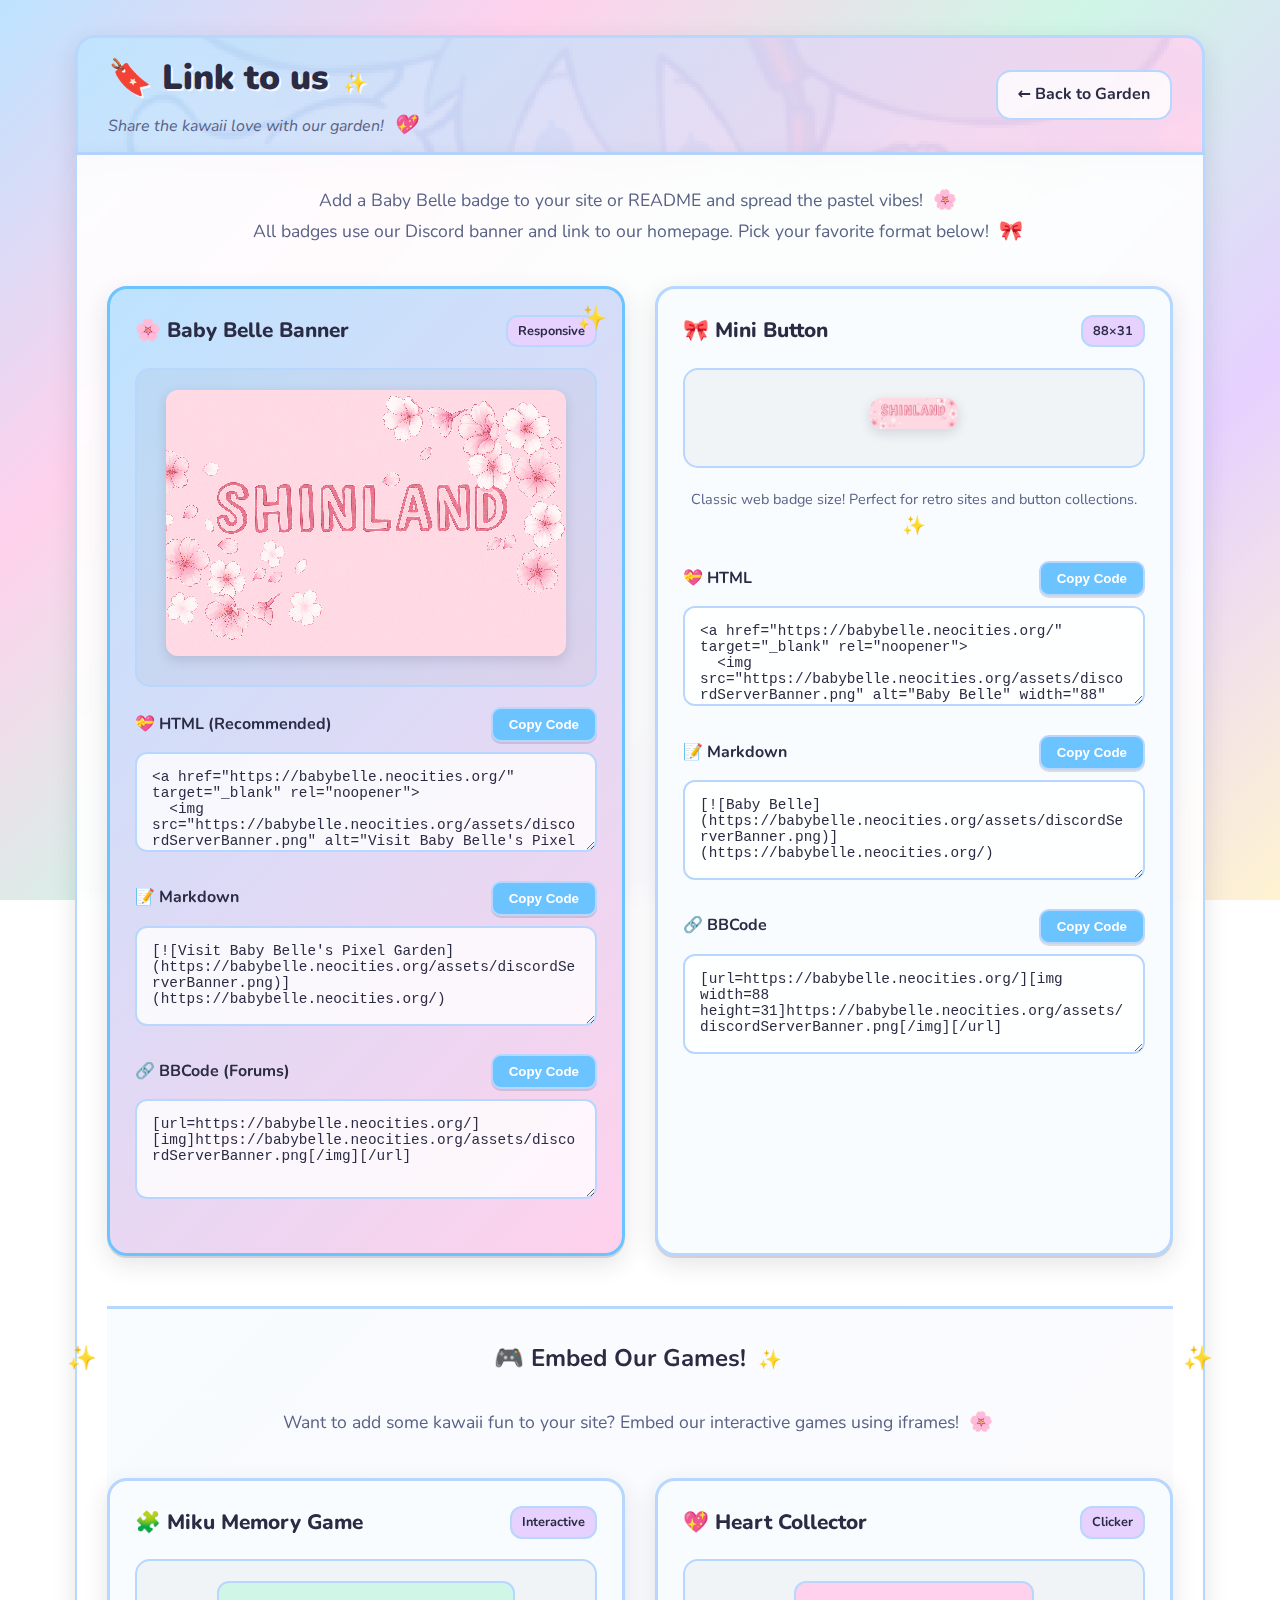
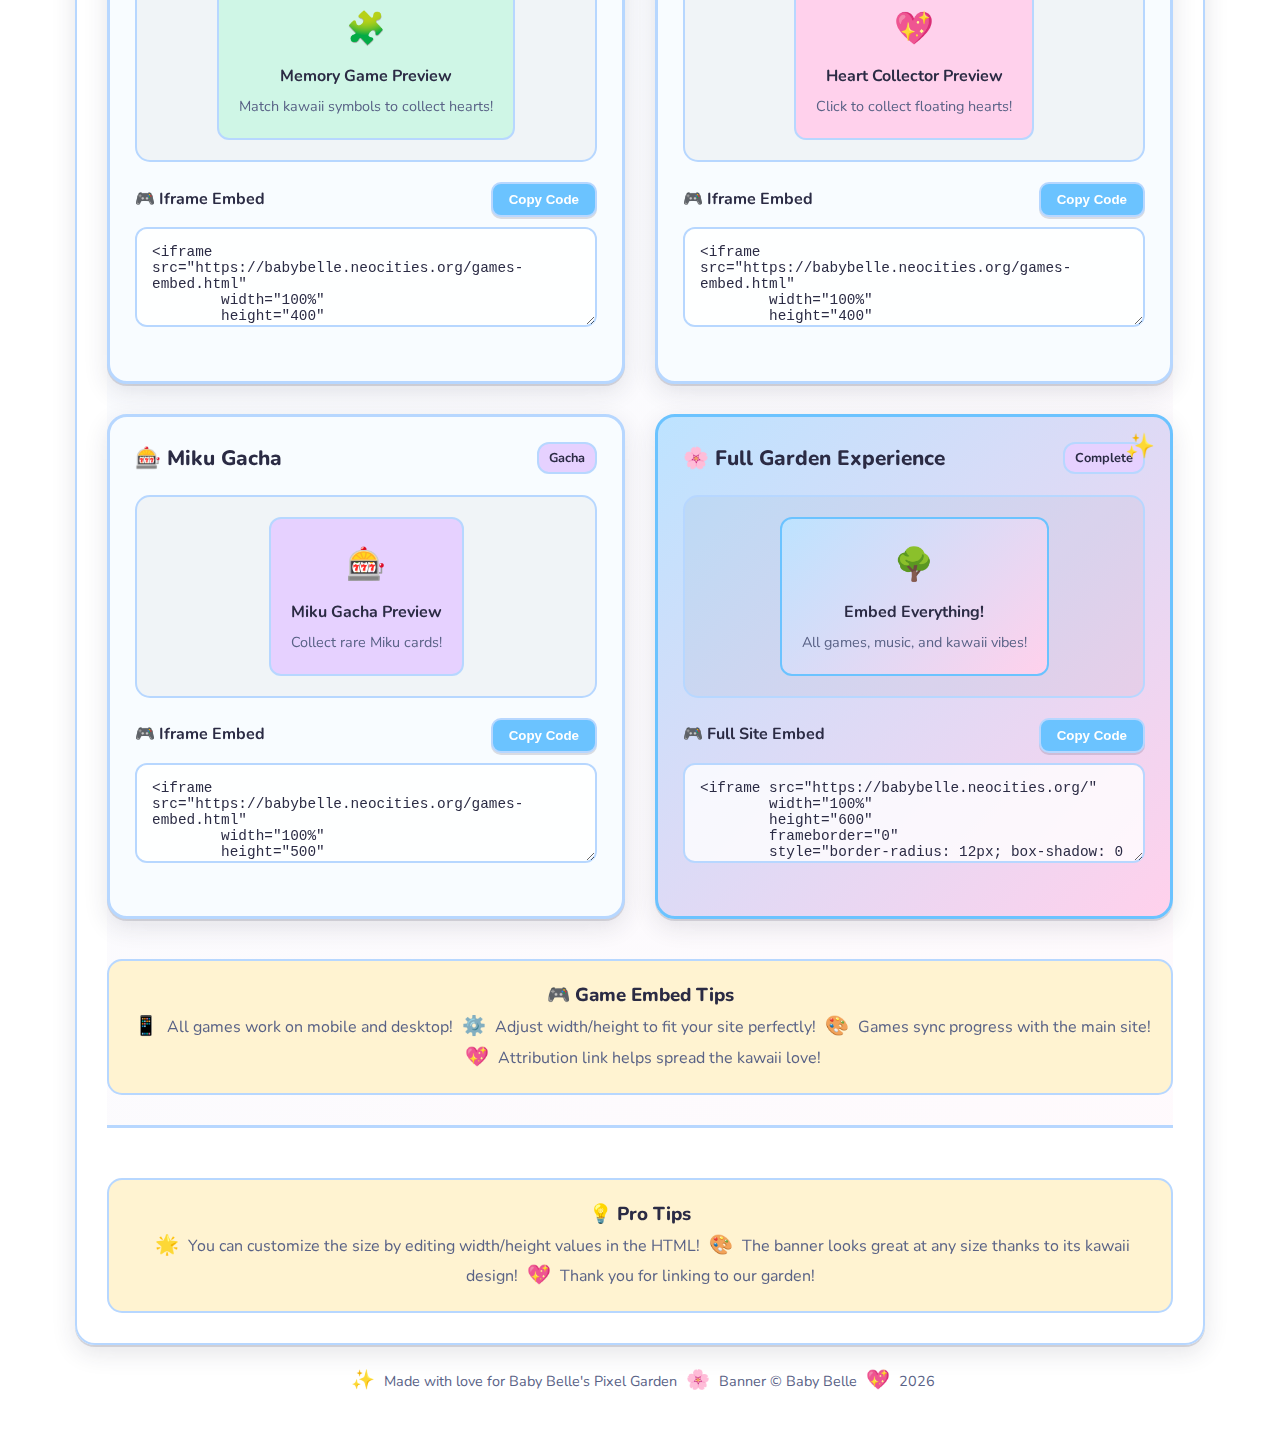
<file: badge.html>
<!DOCTYPE html>
<html lang="en">
  <head>
    <meta charset="utf-8" />
    <meta name="viewport" content="width=device-width, initial-scale=1" />
    <title>Link to us • Baby Belle's Pixel Garden ✨</title>
    <meta name="description" content="Grab a kawaii badge to link to Baby Belle's garden! Copy-paste HTML, Markdown, or BBCode snippets." />
    <link rel="preload" as="image" href="./assets/discordServerBanner.png" />
    <link rel="icon" href="./assets/icon.jpg" />
    <link rel="preconnect" href="https://fonts.gstatic.com" crossorigin />
    <link
      href="https://fonts.googleapis.com/css2?family=Nunito:wght@400;700;800&display=swap"
      rel="stylesheet"
    />
    <link rel="stylesheet" href="./css/styles.css" />
    <link rel="stylesheet" href="./css/badge.css" />
  </head>
  <body class="badge-page">
    <div class="badge-container">
      <!-- Header matching main site -->
      <header class="badge-header">
        <div class="badge-header-content">
          <h1>🔖 Link to us <span class="kawaii-decoration">✨</span></h1>
          <p>Share the kawaii love with our garden! <span class="kawaii-decoration">💖</span></p>
        </div>
        <a href="./" class="back-link" aria-label="Back to garden">← Back to Garden</a>
      </header>

      <main class="badge-main">
        <div class="intro-text">
          <p>Add a Baby Belle badge to your site or README and spread the pastel vibes! <span class="kawaii-decoration">🌸</span></p>
          <p>All badges use our Discord banner and link to our homepage. Pick your favorite format below! <span class="kawaii-decoration">🎀</span></p>
        </div>

        <div class="badges-grid">
          <!-- Our main badge - featured first -->
          <div class="badge-widget our-badge">
            <div class="widget-header">
              <h3 class="widget-title">🌸 Baby Belle Banner</h3>
              <span class="size-badge">Responsive</span>
            </div>
            <div class="preview-area">
              <a href="https://babybelle.neocities.org/" target="_blank" rel="noopener">
                <img src="./assets/discordServerBanner.png" alt="Visit Baby Belle's Pixel Garden" style="max-width: 400px; width: 100%; height: auto" />
              </a>
            </div>
            
            <div class="code-section">
              <div class="code-header">
                <span class="code-label">💝 HTML (Recommended)</span>
                <button class="copy-btn" data-copy="html-main">Copy Code</button>
              </div>
              <textarea id="html-main" class="code-textarea" readonly><a href="https://babybelle.neocities.org/" target="_blank" rel="noopener">
  <img src="https://babybelle.neocities.org/assets/discordServerBanner.png" alt="Visit Baby Belle's Pixel Garden" style="max-width:600px; width:100%; height:auto; border-radius:12px; box-shadow:0 4px 12px rgba(43,43,68,0.15)" />
</a></textarea>
            </div>

            <div class="code-section">
              <div class="code-header">
                <span class="code-label">📝 Markdown</span>
                <button class="copy-btn" data-copy="md-main">Copy Code</button>
              </div>
              <textarea id="md-main" class="code-textarea" readonly>[![Visit Baby Belle's Pixel Garden](https://babybelle.neocities.org/assets/discordServerBanner.png)](https://babybelle.neocities.org/)</textarea>
            </div>

            <div class="code-section">
              <div class="code-header">
                <span class="code-label">🔗 BBCode (Forums)</span>
                <button class="copy-btn" data-copy="bb-main">Copy Code</button>
              </div>
              <textarea id="bb-main" class="code-textarea" readonly>[url=https://babybelle.neocities.org/][img]https://babybelle.neocities.org/assets/discordServerBanner.png[/img][/url]</textarea>
            </div>
          </div>

          <!-- Tiny 88x31 badge -->
          <div class="badge-widget">
            <div class="widget-header">
              <h3 class="widget-title">🎀 Mini Button</h3>
              <span class="size-badge">88×31</span>
            </div>
            <div class="preview-area tiny-preview">
              <a href="https://babybelle.neocities.org/" target="_blank" rel="noopener">
                <img src="./assets/discordServerBanner.png" alt="Baby Belle 88x31 badge" />
              </a>
            </div>
            <p style="text-align: center; color: var(--ink-soft); font-size: 0.9rem; margin-bottom: 20px;">
              Classic web badge size! Perfect for retro sites and button collections. <span class="kawaii-decoration">✨</span>
            </p>

            <div class="code-section">
              <div class="code-header">
                <span class="code-label">💝 HTML</span>
                <button class="copy-btn" data-copy="html-tiny">Copy Code</button>
              </div>
              <textarea id="html-tiny" class="code-textarea" readonly><a href="https://babybelle.neocities.org/" target="_blank" rel="noopener">
  <img src="https://babybelle.neocities.org/assets/discordServerBanner.png" alt="Baby Belle" width="88" height="31" style="object-fit:cover; object-position:center; border-radius:6px; box-shadow:0 2px 6px rgba(43,43,68,0.15)" />
</a></textarea>
            </div>

            <div class="code-section">
              <div class="code-header">
                <span class="code-label">📝 Markdown</span>
                <button class="copy-btn" data-copy="md-tiny">Copy Code</button>
              </div>
              <textarea id="md-tiny" class="code-textarea" readonly>[![Baby Belle](https://babybelle.neocities.org/assets/discordServerBanner.png)](https://babybelle.neocities.org/)</textarea>
            </div>

            <div class="code-section">
              <div class="code-header">
                <span class="code-label">🔗 BBCode</span>
                <button class="copy-btn" data-copy="bb-tiny">Copy Code</button>
              </div>
              <textarea id="bb-tiny" class="code-textarea" readonly>[url=https://babybelle.neocities.org/][img width=88 height=31]https://babybelle.neocities.org/assets/discordServerBanner.png[/img][/url]</textarea>
            </div>
          </div>
        </div>

        <div class="embed-section">
          <h2 style="text-align: center; color: var(--ink); margin-bottom: 30px;">
            🎮 Embed Our Games! <span class="kawaii-decoration">✨</span>
          </h2>
          <div class="intro-text">
            <p>Want to add some kawaii fun to your site? Embed our interactive games using iframes! <span class="kawaii-decoration">🌸</span></p>
          </div>

          <div class="badges-grid">
            <!-- Memory Game Embed -->
            <div class="badge-widget">
              <div class="widget-header">
                <h3 class="widget-title">🧩 Miku Memory Game</h3>
                <span class="size-badge">Interactive</span>
              </div>
              <div class="preview-area" style="min-height: 200px;">
                <div style="background: var(--pastel-mint); border: 2px solid var(--border); border-radius: 12px; padding: 20px; text-align: center;">
                  <div style="font-size: 2rem; margin-bottom: 10px;">🧩</div>
                  <div style="font-weight: 700; color: var(--ink);">Memory Game Preview</div>
                  <div style="font-size: 0.9rem; color: var(--ink-soft); margin-top: 5px;">Match kawaii symbols to collect hearts!</div>
                </div>
              </div>
              
              <div class="code-section">
                <div class="code-header">
                  <span class="code-label">🎮 Iframe Embed</span>
                  <button class="copy-btn" data-copy="iframe-memory">Copy Code</button>
                </div>
                <textarea id="iframe-memory" class="code-textarea" readonly><iframe src="https://babybelle.neocities.org/games-embed.html" 
        width="100%" 
        height="400" 
        frameborder="0" 
        style="border-radius: 12px; box-shadow: 0 4px 12px rgba(43,43,68,0.15);"
        title="Baby Belle's Memory Game">
</iframe>
<p style="text-align: center; margin-top: 10px;">
  <a href="https://babybelle.neocities.org/" target="_blank" rel="noopener">Play more games at Baby Belle's Pixel Garden! 🌸</a>
</p></textarea>
              </div>
            </div>

            <!-- Heart Collector Embed -->
            <div class="badge-widget">
              <div class="widget-header">
                <h3 class="widget-title">💖 Heart Collector</h3>
                <span class="size-badge">Clicker</span>
              </div>
              <div class="preview-area" style="min-height: 200px;">
                <div style="background: var(--pastel-pink); border: 2px solid var(--border); border-radius: 12px; padding: 20px; text-align: center;">
                  <div style="font-size: 2rem; margin-bottom: 10px;">💖</div>
                  <div style="font-weight: 700; color: var(--ink);">Heart Collector Preview</div>
                  <div style="font-size: 0.9rem; color: var(--ink-soft); margin-top: 5px;">Click to collect floating hearts!</div>
                </div>
              </div>
              
              <div class="code-section">
                <div class="code-header">
                  <span class="code-label">🎮 Iframe Embed</span>
                  <button class="copy-btn" data-copy="iframe-hearts">Copy Code</button>
                </div>
                <textarea id="iframe-hearts" class="code-textarea" readonly><iframe src="https://babybelle.neocities.org/games-embed.html" 
        width="100%" 
        height="400" 
        frameborder="0" 
        style="border-radius: 12px; box-shadow: 0 4px 12px rgba(43,43,68,0.15);"
        title="Baby Belle's Heart Collector">
</iframe>
<p style="text-align: center; margin-top: 10px;">
  <a href="https://babybelle.neocities.org/" target="_blank" rel="noopener">Collect more hearts at Baby Belle's Pixel Garden! 💖</a>
</p></textarea>
              </div>
            </div>

            <!-- Miku Gacha Embed -->
            <div class="badge-widget">
              <div class="widget-header">
                <h3 class="widget-title">🎰 Miku Gacha</h3>
                <span class="size-badge">Gacha</span>
              </div>
              <div class="preview-area" style="min-height: 200px;">
                <div style="background: var(--pastel-purple); border: 2px solid var(--border); border-radius: 12px; padding: 20px; text-align: center;">
                  <div style="font-size: 2rem; margin-bottom: 10px;">🎰</div>
                  <div style="font-weight: 700; color: var(--ink);">Miku Gacha Preview</div>
                  <div style="font-size: 0.9rem; color: var(--ink-soft); margin-top: 5px;">Collect rare Miku cards!</div>
                </div>
              </div>
              
              <div class="code-section">
                <div class="code-header">
                  <span class="code-label">🎮 Iframe Embed</span>
                  <button class="copy-btn" data-copy="iframe-gacha">Copy Code</button>
                </div>
                <textarea id="iframe-gacha" class="code-textarea" readonly><iframe src="https://babybelle.neocities.org/games-embed.html" 
        width="100%" 
        height="500" 
        frameborder="0" 
        style="border-radius: 12px; box-shadow: 0 4px 12px rgba(43,43,68,0.15);"
        title="Baby Belle's Miku Gacha">
</iframe>
<p style="text-align: center; margin-top: 10px;">
  <a href="https://babybelle.neocities.org/" target="_blank" rel="noopener">Discover more at Baby Belle's Pixel Garden! ✨</a>
</p></textarea>
              </div>
            </div>

            <!-- Full Site Embed -->
            <div class="badge-widget our-badge">
              <div class="widget-header">
                <h3 class="widget-title">🌸 Full Garden Experience</h3>
                <span class="size-badge">Complete</span>
              </div>
              <div class="preview-area" style="min-height: 200px;">
                <div style="background: linear-gradient(135deg, var(--pastel-blue), var(--pastel-pink)); border: 2px solid var(--accent); border-radius: 12px; padding: 20px; text-align: center;">
                  <div style="font-size: 2rem; margin-bottom: 10px;">🌳</div>
                  <div style="font-weight: 700; color: var(--ink);">Embed Everything!</div>
                  <div style="font-size: 0.9rem; color: var(--ink-soft); margin-top: 5px;">All games, music, and kawaii vibes!</div>
                </div>
              </div>
              
              <div class="code-section">
                <div class="code-header">
                  <span class="code-label">🎮 Full Site Embed</span>
                  <button class="copy-btn" data-copy="iframe-full">Copy Code</button>
                </div>
                <textarea id="iframe-full" class="code-textarea" readonly><iframe src="https://babybelle.neocities.org/" 
        width="100%" 
        height="600" 
        frameborder="0" 
        style="border-radius: 12px; box-shadow: 0 4px 12px rgba(43,43,68,0.15); border: 2px solid #6BC3FF;"
        title="Baby Belle's Pixel Garden - Full Experience">
</iframe>
<p style="text-align: center; margin-top: 10px;">
  <a href="https://babybelle.neocities.org/" target="_blank" rel="noopener">Visit the full garden for the complete experience! 🌸✨</a>
</p></textarea>
              </div>
            </div>
          </div>

          <div class="tips-section">
            <h3>🎮 Game Embed Tips</h3>
            <p>
              <span class="kawaii-decoration">📱</span> All games work on mobile and desktop! 
              <span class="kawaii-decoration">⚙️</span> Adjust width/height to fit your site perfectly!
              <span class="kawaii-decoration">🎨</span> Games sync progress with the main site!
              <span class="kawaii-decoration">💖</span> Attribution link helps spread the kawaii love!
            </p>
          </div>
        </div>

        <div class="tips-section">
          <h3>💡 Pro Tips</h3>
          <p>
            <span class="kawaii-decoration">🌟</span> You can customize the size by editing width/height values in the HTML! 
            <span class="kawaii-decoration">🎨</span> The banner looks great at any size thanks to its kawaii design!
            <span class="kawaii-decoration">💖</span> Thank you for linking to our garden!
          </p>
        </div>
      </main>

      <footer class="badge-footer">
        <p>
          <span class="kawaii-decoration">✨</span> Made with love for Baby Belle's Pixel Garden 
          <span class="kawaii-decoration">🌸</span> Banner © Baby Belle 
          <span class="kawaii-decoration">💖</span> <span id="currentYear"></span>
        </p>
      </footer>
    </div>

    <script>
      // Copy button functionality
      document.querySelectorAll('.copy-btn').forEach(btn => {
        btn.addEventListener('click', async () => {
          const targetId = btn.getAttribute('data-copy');
          const textarea = document.getElementById(targetId);
          
          if (!textarea) return;
          
          try {
            await navigator.clipboard.writeText(textarea.value);
            btn.textContent = 'Copied! ✨';
            btn.classList.add('copied');
            
            setTimeout(() => {
              btn.textContent = 'Copy Code';
              btn.classList.remove('copied');
            }, 2000);
          } catch (err) {
            // Fallback for older browsers
            textarea.select();
            document.execCommand('copy');
            btn.textContent = 'Copied! ✨';
            btn.classList.add('copied');
            
            setTimeout(() => {
              btn.textContent = 'Copy Code';
              btn.classList.remove('copied');
            }, 2000);
          }
        });
      });

      // Set current year
      document.getElementById('currentYear').textContent = new Date().getFullYear();

      // Add some kawaii sparkle effects
      setInterval(() => {
        const decorations = document.querySelectorAll('.kawaii-decoration');
        const randomDecoration = decorations[Math.floor(Math.random() * decorations.length)];
        if (randomDecoration) {
          randomDecoration.style.transform = 'scale(1.2)';
          setTimeout(() => {
            randomDecoration.style.transform = 'scale(1)';
          }, 300);
        }
      }, 3000);
    </script>
  </body>
</html>
</file>
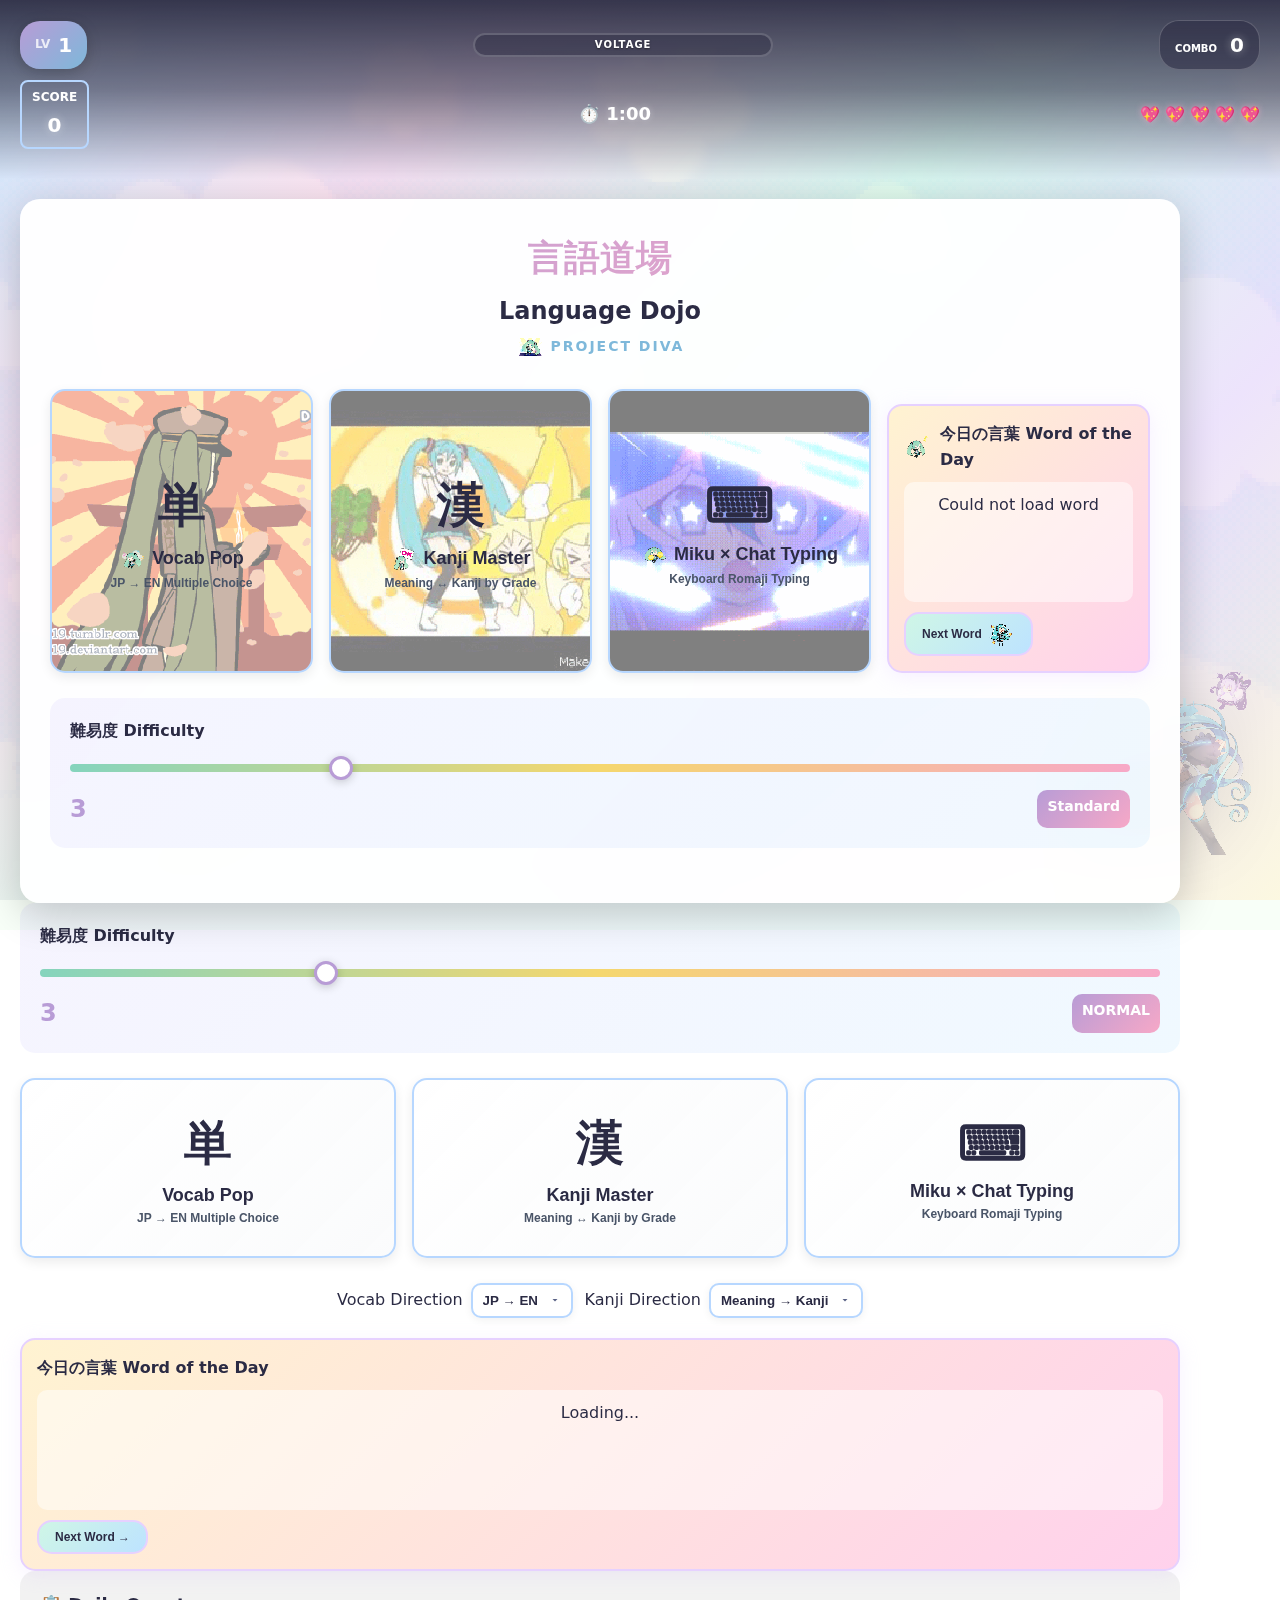
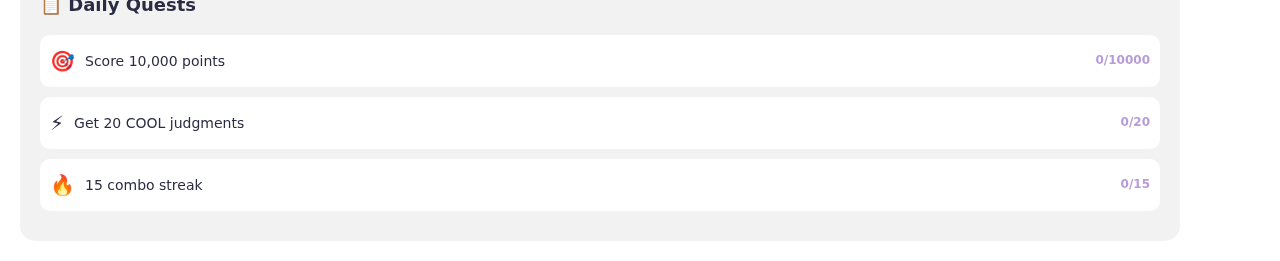
<file: language-dojo.html>
<!DOCTYPE html>
<html lang="en">
<head>
    <meta charset="UTF-8">
    <meta name="viewport" content="width=device-width, initial-scale=1.0">
    <title>Language Dojo × Project DIVA</title>
    <link rel="stylesheet" href="css/styles.css">
    <link rel="stylesheet" href="dojo.css">
    <link rel="icon" href="assets/icon.jpg">
</head>
<body>
    <!-- Root Background -->
    <div class="root-bg"></div>
    
    <!-- Floating Miku -->
    <img src="assets/hatsune_miku_render_by_jimmyisaac_d68ibgy-pre.png" alt="" class="floating-miku">
    
    <!-- Main HUD -->
    <div class="main-hud">
        <div class="hud-top">
            <div class="level-display">
                <span class="label">LV</span>
                <span class="value" id="userLevel">1</span>
            </div>
            
            <div class="voltage-bar">
                <div class="voltage-fill" id="voltageBar"></div>
                <div class="voltage-label">VOLTAGE</div>
            </div>
            
            <div class="combo-display">
                <span class="combo-label">COMBO</span>
                <span class="combo-value" id="comboCount">0</span>
            </div>
        </div>
        
        <div class="hud-bottom">
            <div class="score-display">
                <span class="score-label">SCORE</span>
                <span class="score-value" id="scoreValue">0</span>
            </div>
            
            <div class="timer-display">
                <span class="timer-icon">⏱️</span>
                <span class="timer-value" id="songTimer">3:00</span>
            </div>
            
            <div class="lives-display" id="livesContainer">
                <span class="life active">💖</span>
                <span class="life active">💖</span>
                <span class="life active">💖</span>
                <span class="life active">💖</span>
                <span class="life active">💖</span>
            </div>
        </div>
    </div>
    
    <!-- Judgment Display -->
    <div class="judgment-display" id="judgmentDisplay"></div>
    
    <!-- Effects Layer -->
    <div class="effects-layer" id="effectsLayer"></div>
    
    <!-- Main Container -->
    <div class="main-container">
        <!-- Menu Panel -->
        <div class="menu-panel" id="menuPanel">
            <div class="dojo-title">
                <span class="title-jp">言語道場</span>
                <span class="title-en">Language Dojo</span>
                <span class="title-diva"><img src="assets/icons/stage.png" class="miku-icon" alt="♪"> PROJECT DIVA</span>
            </div>
            
            <!-- Game Modes -->
            <div class="game-modes">
                <button class="mode-btn vocab-mode" data-game="vocab" onclick="startGame('vocab')">
                    <div class="mode-icon">単</div>
                    <div class="mode-name"><img src="assets/icons/vibing.png" class="miku-icon" alt="♪"> Vocab Pop</div>
                    <div class="mode-desc">JP → EN Multiple Choice</div>
                </button>

                <button class="mode-btn kanji-mode" data-game="kanji" onclick="startGame('kanji')">
                    <div class="mode-icon">漢</div>
                    <div class="mode-name"><img src="assets/icons/ok sign.png" class="miku-icon" alt="✓"> Kanji Master</div>
                    <div class="mode-desc">Meaning ↔ Kanji by Grade</div>
                </button>

                <button class="mode-btn typing-mode" data-game="typing" onclick="startGame('typing')">
                    <div class="mode-icon">⌨</div>
                    <div class="mode-name"><img src="assets/icons/cheering.png" class="miku-icon" alt="♫"> Miku × Chat Typing</div>
                    <div class="mode-desc">Keyboard Romaji Typing</div>
                </button>
                
                <!-- Word of the Day inside game modes -->
                <div class="wod-panel">
                  <h3><img src="assets/icons/star uwu.png" class="miku-icon" alt="★"> 今日の言葉 Word of the Day</h3>
                  <div class="wod-content" id="wodContent">
                    <div class="wod-loading">Loading...</div>
                  </div>
                  <button
                    class="wod-next"
                    id="wodNext"
                    onclick="nextWordOfDay()"
                  >
                    Next Word <img src="assets/icons/jumping with stars.png" class="miku-icon" alt="→">
                  </button>
                </div>
            </div>            <!-- Difficulty Selector -->
            <div class="difficulty-selector">
                <label for="difficultySlider">難易度 Difficulty</label>
                <input type="range" id="difficultySlider" min="1" max="9" value="3">
                <div class="diff-display">
                    <span id="diffValue">3</span>
                    <span id="diffLabel">NORMAL</span>
                </div>
            </div>
            </div>
            
            <!-- Difficulty Selector -->
            <div class="difficulty-selector">
                <label for="difficultySlider">難易度 Difficulty</label>
                <input type="range" id="difficultySlider" min="1" max="9" value="3">
                <div class="diff-display">
                    <span id="diffValue">3</span>
                    <span id="diffLabel">NORMAL</span>
                </div>
            </div>
            
            <!-- Game Modes -->
            <div class="game-modes">
                <button class="mode-btn vocab-mode" data-game="vocab" onclick="startGame('vocab')">
                    <div class="mode-icon">単</div>
                    <div class="mode-name">Vocab Pop</div>
                    <div class="mode-desc">JP → EN Multiple Choice</div>
                </button>

                <button class="mode-btn kanji-mode" data-game="kanji" onclick="startGame('kanji')">
                    <div class="mode-icon">漢</div>
                    <div class="mode-name">Kanji Master</div>
                    <div class="mode-desc">Meaning ↔ Kanji by Grade</div>
                </button>

                <button class="mode-btn typing-mode" data-game="typing" onclick="startGame('typing')">
                    <div class="mode-icon">⌨</div>
                    <div class="mode-name">Miku × Chat Typing</div>
                    <div class="mode-desc">Keyboard Romaji Typing</div>
                </button>
            </div>

                        <!-- Mode Options -->
                        <div class="mode-options" style="display:flex; gap:12px; flex-wrap: wrap; margin-bottom: 20px;">
                                <label style="display:flex; align-items:center; gap:8px;">
                                    <span>Vocab Direction</span>
                                    <select id="vocabDirection">
                                        <option value="jp-en">JP → EN</option>
                                        <option value="en-jp">EN → JP</option>
                                    </select>
                                </label>
                                <label style="display:flex; align-items:center; gap:8px;">
                                    <span>Kanji Direction</span>
                                    <select id="kanjiDirection">
                                        <option value="meaning-kanji">Meaning → Kanji</option>
                                        <option value="kanji-meaning">Kanji → Meaning</option>
                                    </select>
                                </label>
                        </div>
            
            <!-- Word of the Day -->
            <div class="wod-panel">
                <h3>今日の言葉 Word of the Day</h3>
                <div class="wod-content" id="wodContent">
                    <div class="wod-loading">Loading...</div>
                </div>
                <button class="wod-next" id="wodNext" onclick="nextWordOfDay()">Next Word →</button>
            </div>
            
            <!-- Daily Quests -->
            <div class="daily-quests">
                <h3>📋 Daily Quests</h3>
                <div class="quest-item">
                    <span class="quest-icon">🎯</span>
                    <span class="quest-text">Score 10,000 points</span>
                    <span class="quest-progress" id="questScore">0/10000</span>
                </div>
                <div class="quest-item">
                    <span class="quest-icon">⚡</span>
                    <span class="quest-text">Get 20 COOL judgments</span>
                    <span class="quest-progress" id="questCool">0/20</span>
                </div>
                <div class="quest-item">
                    <span class="quest-icon">🔥</span>
                    <span class="quest-text">15 combo streak</span>
                    <span class="quest-progress" id="questCombo">0/15</span>
                </div>
            </div>
        </div>
        
        <!-- Game Area -->
        <div class="game-area" id="gameArea" style="display: none;">
            <!-- Rhythm Lanes -->
            <div class="rhythm-lanes" id="rhythmLanes">
                <div class="lane lane-triangle" data-key="w">
                    <div class="lane-track"></div>
                    <div class="lane-target">△</div>
                </div>
                <div class="lane lane-circle" data-key="d">
                    <div class="lane-track"></div>
                    <div class="lane-target">○</div>
                </div>
                <div class="lane lane-cross" data-key="s">
                    <div class="lane-track"></div>
                    <div class="lane-target">×</div>
                </div>
                <div class="lane lane-square" data-key="a">
                    <div class="lane-track"></div>
                    <div class="lane-target">□</div>
                </div>
            </div>
            <!-- Selected Singer on Stage (optional) -->
            <div id="stageSinger" aria-hidden="true" style="position:absolute;left:12px;top:12px;z-index:4"></div>
            
            <!-- Question Panel -->
            <div class="question-panel">
                <div class="question-timer">
                    <div class="timer-bar" id="questionTimerBar"></div>
                    <div class="timer-text" id="questionTimerText">15</div>
                </div>
                
                <div class="question-content" id="questionContent">
                    Loading question...
                </div>
                
                <!-- Answer Grid -->
                <div class="answer-grid" id="answerGrid">
                    <!-- Dynamically populated -->
                </div>
                
                <!-- Typing Area -->
                <div class="typing-area" id="typingArea" style="display: none;">
                    <div class="typing-target" id="typingTarget">Loading...</div>
                    <input type="text" class="typing-input" id="typingInput" placeholder="Type here...">
                    <div class="typing-feedback" id="typingFeedback"></div>
                </div>
            </div>
            
            <!-- Back to Menu Button -->
            <button class="modal-continue" onclick="backToMenu()" style="position: absolute; top: 20px; right: 20px;">
                Back to Menu
            </button>
        </div>
    </div>
    
    <!-- Song Over Modal -->
    <div class="song-over-modal" id="songOverModal">
        <div class="modal-rings">
            <div class="ring ring-1"></div>
            <div class="ring ring-2"></div>
            <div class="ring ring-3"></div>
        </div>
        
        <div class="modal-content">
            <div class="song-complete">SONG COMPLETE!</div>
            <div class="rank-display" id="rankDisplay">A</div>
            
            <div class="hit-counts">
                <div class="hit-stat cool">
                    <span class="hit-label">COOL</span>
                    <span class="hit-value" id="coolCount">0</span>
                </div>
                <div class="hit-stat great">
                    <span class="hit-label">GREAT</span>
                    <span class="hit-value" id="greatCount">0</span>
                </div>
                <div class="hit-stat fine">
                    <span class="hit-label">FINE</span>
                    <span class="hit-value" id="fineCount">0</span>
                </div>
                <div class="hit-stat miss">
                    <span class="hit-label">MISS</span>
                    <span class="hit-value" id="missCount">0</span>
                </div>
            </div>
            
            <div class="reward-display">
                <div class="reward-label">REWARD</div>
                <div class="reward-amount" id="rewardAmount">5,000</div>
                <div class="reward-bonus" id="rewardBonus">Base + Level Bonus</div>
            </div>
            
            <button class="modal-continue" id="continueBtn" onclick="backToMenu()">Continue</button>
        </div>
    </div>
    
    <!-- Audio Elements (mapped to existing WAV assets) -->
    <audio id="sfxStart" src="assets/SFX/sega voice clips/sega (shout).wav" preload="auto"></audio>
    <audio id="sfxPerfect" src="assets/SFX/result voice clips/miku/perfect.wav" preload="auto"></audio>
    <audio id="sfxGreat" src="assets/SFX/result voice clips/miku/great.wav" preload="auto"></audio>
    <audio id="sfxMiss" src="assets/SFX/result voice clips/miku/missXtake.wav" preload="auto"></audio>
    <audio id="sfxTimeup" src="assets/SFX/menu sounds/unavailable.wav" preload="auto"></audio>
    <audio id="sfxClick" src="assets/SFX/menu sounds/menu option select.wav" preload="auto"></audio>
    
    <script src="js/content.js"></script>
    <script src="dojo.js"></script>
</body>
</html>
</file>
<file: css/styles.css>
/* ====== KAWAII PASTEL THEME ====== */
:root {
  /* Kawaii color palette */
  --pastel-blue: #bde3ff;
  --pastel-pink: #ffd1ec;
  --pastel-mint: #cff6e6;
  --pastel-purple: #e6d1ff;
  --pastel-yellow: #fff3d1;
  --ink: #2b2b44;
  --ink-soft: #596286;
  --panel: #f8fcff;
  --panel-alt: #f1f8ff;
  --nav: #edf4ff;
  --accent: #6bc3ff;
  --accent-2: #a594f9;
  --border: #b7d7ff;
  --shadow: 0 2px 0 rgba(43, 43, 68, 0.15), 0 8px 24px rgba(43, 43, 68, 0.12);
  --gradient-bg: linear-gradient(
    135deg,
    #bde3ff 0%,
    #ffd1ec 25%,
    #cff6e6 50%,
    #e6d1ff 75%,
    #fff3d1 100%
  );
}

/* Global performance optimizations */

* {
  margin: 0;
  padding: 0;
  box-sizing: border-box;
}

html {
  /* Improve scroll performance */
  scroll-behavior: smooth;
}

html,
body {
  height: 100%;
  margin: 0;
  padding: 0;
}

body {
  font-family:
    "Nunito",
    system-ui,
    -apple-system,
    "Segoe UI",
    Roboto,
    Helvetica,
    Arial,
    sans-serif;
  background-attachment: fixed;
  color: var(--ink);
  image-rendering: pixelated !important;
  line-height: 1.6;
  /* Performance optimizations (avoid forcing new stacking context on body) */
  -webkit-font-smoothing: antialiased;
  background: url("../assets/root.png") center/cover no-repeat fixed;

  min-height: 100vh;
  overflow-x: hidden;
  position: relative;
}





/* Root Background */
.root-bg {
  position: fixed;
  inset: 0;
  background: var(--gradient-bg);
  opacity: 0.6;
  z-index: -2;
  animation: subtlePulse 20s ease-in-out infinite;
}

/* Splash screen */
.splash-screen {
  position: fixed;
  top: 0;
  left: 0;
  width: 100%;
  height: 100%;
  background: var(--gradient-bg);
  display: flex;
  align-items: center;
  justify-content: center;
  z-index: 10000;
  animation: fadeIn 1s ease-in;
}

.splash-content {
  text-align: center;
  animation: bounceIn 1.5s ease-out;
}

.splash-miku {
  width: 200px;
  height: auto;
  margin-bottom: 20px;
  animation: float 4.5s ease-in-out infinite;
}

.glitch {
  font-size: 3rem;
  font-weight: 800;
  color: var(--accent);
  text-shadow:
    2px 2px 0 var(--pastel-pink),
    4px 4px 0 var(--pastel-mint);
  animation: glitch 2s infinite;
}

.typing-text {
  font-size: 1.2rem;
  color: var(--ink-soft);
  margin: 20px 0;
  animation: typing 2s steps(30) infinite;
}

/* Hero Miku gentle loop */
.hero-miku {
  animation: float 6s ease-in-out infinite;
}

@keyframes float {
  0% {
    transform: translateY(0);
  }
  50% {
    transform: translateY(-8px);
  }
  100% {
    transform: translateY(0);
  }
}

.enter-btn {
  background: linear-gradient(45deg, var(--pastel-blue), var(--pastel-pink));
  border: 2px solid var(--border);
  border-radius: 20px;
  padding: 15px 30px;
  font-size: 1.1rem;
  font-weight: 800;
  color: var(--ink);
  cursor: pointer;
  /* transition: all 0.3s ease; */
  box-shadow: var(--shadow);
  
}


.enter-btn:hover {
  transform: translateY(-2px);
  box-shadow:
    0 4px 0 rgba(43, 43, 68, 0.2),
    0 12px 32px rgba(43, 43, 68, 0.15);
}


.hidden {
  display: none;
}

/* Typing × DIVA visuals */
#typingDivaOverlay .typing-panel {
  position: relative;
}
.typing-highway {
  position: relative;
  height: 200px;
  border: 2px solid var(--border);
  border-radius: 12px;
  background: linear-gradient(
    180deg,
    rgba(255, 255, 255, 0.9),
    rgba(233, 238, 255, 0.7)
  );
  overflow: hidden;
}
.typing-hitbar {
  position: relative;
  margin-top: 6px;
  height: 22px;
  border: 2px dashed var(--border);
  border-radius: 12px;
  display: flex;
  align-items: center;
  justify-content: center;
  color: #596286;
  font-weight: 900;
}
.typing-note {
  position: absolute;
  left: 10px; /* x-offset grows with index via inline transform */
  top: 0;
  width: 20px;
  height: 20px;
  display: grid;
  place-items: center;
  font-weight: 900;
  color: #2b2b44;
  text-shadow: 0 1px 0 #fff;
  transition: transform 0.08s linear;
}
.typing-note.hit {
  color: #00a97f;
  filter: drop-shadow(0 0 6px rgba(0, 169, 127, 0.35));
}

/* Judge echo when using flashJudge with id 'typingHighway' */
#typingHighway + #typingHitbar[aria-live]::after {
  content: attr(data-judge);
}

/* Main site */
.main-site {
  animation: slideIn 0.8s ease-out;
}

#container {
  max-width: 1500px;
  margin: 0 auto;
  padding: 35px;
  position: relative;
}

/* Header */
#header {
  height: 180px;
  background:
    linear-gradient(135deg, rgba(189, 227, 255, 0.9), rgba(255, 209, 236, 0.9)),
    url("../assets/pt_top.png");
  background-size: cover;
  background-position: center;
  border: 1px solid var(--border);
  border-radius: 20px 20px 0 0;
  box-shadow: var(--shadow);
  position: relative;
  overflow: hidden;
}

.header-content {
  position: absolute;
  left: 30px;
  bottom: 20px;
  z-index: 2;
}

#siteTitle {
  font-size: 2.5rem;
  font-weight: 900;
  color: var(--ink);
  text-shadow: 2px 2px 0 rgba(255, 255, 255, 0.8);
  margin: 0;
  animation: pulse 3s ease-in-out infinite;
}

#siteSub {
  font-size: 1rem;
  color: var(--ink-soft);
  margin: 5px 0 0 0;
  font-style: italic;
}

.floating-mikus {
  position: absolute;
  top: 12px; /* lift a bit so they don't touch the title */
  right: 20px;
  pointer-events: none;
  z-index: 3; /* above header content */
}

.float-miku {
  width: 60px;
  height: auto;
  margin: 0 10px;
  animation: float 4s ease-in-out infinite;
  /* Performance optimizations */
  will-change: transform;
  backface-visibility: hidden;
  transform: translateZ(0);
}

.float-miku:nth-child(2) {
  animation-delay: 2s;
}

@media (prefers-reduced-motion: reduce) {
  .float-miku {
    animation: none !important;
  }
  .blink {
    animation: none !important;
  }
}

/* Status bar with integrated navigation */
.status-bar {
  background: rgba(255, 255, 255, 0.9);
  backdrop-filter: blur(10px);
  border: 2px solid var(--border);
  border-top: none;
  border-radius: 0 0 20px 20px;
  padding: 10px 20px;
  display: flex;
  justify-content: space-between;
  align-items: center;
  flex-wrap: wrap;
  gap: 20px;
  position: relative;
  z-index: 10;
  padding: 20px;
}

.status-left {
  display: flex;
  flex-wrap: wrap;
  gap: 20px;
  align-items: center;
}

.status-nav ul {
  list-style: none;
  padding: 0;
  margin: 0;
  display: flex;
  gap: 15px;
}

.status-nav a {
  color: var(--ink);
  text-decoration: none;
  font-weight: 700;
  font-size: 0.9rem;
  padding: 8px 12px;
  border-radius: 10px;
  border: 2px solid var(--border);
  transition: all 0.3s cubic-bezier(0.4, 0, 0.2, 1);
  background: linear-gradient(45deg, var(--pastel-mint), var(--pastel-blue));
  position: relative;
  overflow: hidden;
  transform: translateZ(0);
  backface-visibility: hidden;
  box-shadow: 0 2px 6px rgba(0, 0, 0, 0.08);
}

.status-nav a span,
.status-nav a img {
  position: relative;
  z-index: 2;
}

.status-nav a:hover,
.status-nav a.active {
  background: linear-gradient(135deg, var(--pastel-pink), var(--pastel-purple));
  transform: translateY(-3px) scale(1.02);
  text-decoration: none;
  color: var(--ink);
  box-shadow: 0 6px 16px rgba(0, 0, 0, 0.15);
}

/* Hover effects now rely on background/transform only (no overlays) */

.status-nav a:active {
  transform: translateY(-1px) scale(1.02);
  transition-duration: 0.1s;
}

/* Wish preview styles */
.Wish-preview {
  display: flex;
  justify-content: center;
  margin-bottom: 10px;
}
.preview-reel {
  width: 140px;
  height: 140px;
  border: 1px solid var(--border);
  border-radius: 14px;
  overflow: hidden;
  background: #fff;
  box-shadow: var(--shadow);
  display: flex;
  align-items: center;
  justify-content: center;
  animation: slotMachineGlow 2s ease-in-out infinite;
}
.preview-image {
  max-width: 100%;
  max-height: 100%;
  image-rendering: pixelated;
  transition: transform 0.1s linear;
}

.status-item {
  display: flex;
  align-items: center;
  gap: 5px;
}

.blink {
  animation: blink 1s infinite;
  color: #ffbf00; /* amber by default */
}

.editable {
  background: transparent;
  border: none;
  outline: 2px dashed transparent;
  padding: 2px 5px;
  border-radius: 5px;
  font: inherit;
  color: inherit;
}

.editable:focus {
  outline-color: var(--pastel-pink);
  background: rgba(255, 245, 251, 0.8);
}

/* Layout */
#flex {
  display: flex;
  gap: 15px;
  margin-top: 15px;
}

aside {
  background: var(--panel-alt);
  width: 390px;
  padding: 20px;
  border: 2px solid var(--border);
  border-radius: 15px;
  box-shadow: var(--shadow);
  height: fit-content;
}

main {
  background: var(--panel);
  flex: 1;
  padding: 25px;
  border: 2px solid var(--border);
  border-radius: 15px;
  box-shadow: var(--shadow);
  min-height: 600px;
  height: fit-content;
}

.widget {
  margin-bottom: 25px;
  background: var(--panel);
  border: 2px dashed var(--border);
  border-radius: 12px;
  padding: 15px;
}

.widget h3 {
  margin: 0 0 15px 0;
  color: var(--ink);
  font-size: 1.1rem;
  font-weight: 800;
}
.link-container a {
  display: inline-block;
  background: linear-gradient(135deg, var(--pastel-purple), var(--pastel-pink));
  border: 2px solid var(--border);
  border-radius: 8px;
  padding: 8px 15px;
  margin: 4px 0;
  text-decoration: none;
  color: var(--ink);
  font-weight: 700;
  font-size: 0.9rem;
  transition: all 0.3s cubic-bezier(0.4, 0, 0.2, 1);
  box-shadow: 0 2px 8px rgba(0, 0, 0, 0.1);
  position: relative;
  overflow: hidden;
}

.link-container a::before {
  content: "";
  position: absolute;
  top: 0;
  left: -100%;
  width: 100%;
  height: 100%;
  background: linear-gradient(
    90deg,
    transparent,
    rgba(255, 255, 255, 0.3),
    transparent
  );
  transition: left 0.5s ease;
}

.link-container a:hover::before {
  left: 100%;
}

.link-container a:hover {
  background: linear-gradient(135deg, var(--pastel-mint), var(--pastel-blue));
  transform: translateY(-2px) scale(1.03);
  text-decoration: none;
  color: var(--ink);
  box-shadow: 0 6px 16px rgba(0, 0, 0, 0.15);
  border-color: var(--accent);
}

/* Game-specific link styling */
.link-container a[href*="rpg"] {
  background: linear-gradient(135deg, #ffd1dc, #ffc1cc);
  border-color: #ffc1cc;
}

.link-container a[href*="rpg"]:hover {
  background: linear-gradient(135deg, #ffc1cc, #ffb1c1);
  box-shadow: 0 6px 16px rgba(255, 193, 204, 0.4);
}

.link-container a[href*="ttj2"],
.link-container a[href*="jetpack"] {
  background: linear-gradient(135deg, #bdefff, #a5d8f0);
  border-color: #a5d8f0;
}

.link-container a[href*="ttj2"]:hover,
.link-container a[href*="jetpack"]:hover {
  background: linear-gradient(135deg, #a5d8f0, #8ccae1);
  box-shadow: 0 6px 16px rgba(165, 216, 240, 0.4);
}
/* Content sections */
.content-section {
  display: none;
  animation: fadeInUp 0.5s ease-out;
}

.content-section.active {
  display: block;
}

.hero-banner {
  display: flex;
  align-items: center;
  gap: 20px;
  margin-bottom: 30px;
  padding: 20px;
  background: linear-gradient(
    45deg,
    rgba(189, 227, 255, 0.3),
    rgba(255, 209, 236, 0.3)
  );
  border: 2px solid var(--border);
  border-radius: 15px;
}

.hero-miku {
  width: 125px;
  height: auto;
  animation: bounce 2s ease-in-out infinite;
}

.hero-text h2 {
  color: var(--ink);
  margin: 0 0 15px 0;
  font-size: 1.8rem;
}

.heart-btn {
  margin-top: 15px;
}

.content-grid {
  display: grid;
  grid-template-columns: repeat(auto-fit, minmax(300px, 1fr));
  gap: 20px;
  margin-top: 20px;
}

.card {
  background: rgba(255, 255, 255, 0.8);
  border: 2px solid var(--border);
  border-radius: 12px;
  padding: 20px;
  box-shadow: var(--shadow);
}

.card h3 {
  color: var(--ink);
  margin: 0 0 15px 0;
}

/* Quick links - fancy button style */
.quick-links {
  list-style: none;
  padding: 0;
  margin: 0;
  display: flex;
  flex-direction: column;
  gap: 6px;
}

.quick-links li {
  margin: 0;
}

.quick-links a {
  display: block;
  background: linear-gradient(45deg, var(--pastel-mint), var(--pastel-blue));
  border: 2px solid var(--border);
  border-radius: 10px;
  padding: 8px 12px;
  text-align: center;
  font-weight: 700;
  color: var(--ink);
  text-decoration: none;
  transition: all 0.3s cubic-bezier(0.4, 0, 0.2, 1);
  box-shadow: 0 2px 6px rgba(0, 0, 0, 0.08);
  position: relative;
  overflow: hidden;
  font-size: 0.9rem;
}

.quick-links a::before {
  content: "";
  position: absolute;
  top: 0;
  left: -100%;
  width: 100%;
  height: 100%;
  background: linear-gradient(
    90deg,
    transparent,
    rgba(255, 255, 255, 0.4),
    transparent
  );
  transition: left 0.5s ease;
}

.quick-links a:hover::before {
  left: 100%;
}

.quick-links a:hover {
  background: linear-gradient(135deg, var(--pastel-pink), var(--pastel-purple));
  transform: translateY(-3px) scale(1.02);
  text-decoration: none;
  color: var(--ink);
  box-shadow: 0 6px 16px rgba(0, 0, 0, 0.15);
  border-color: var(--accent);
}

/* Fancy vibes for specific link types */
.quick-links a.link-insta {
  background: linear-gradient(135deg, #F5E1A4, #E8B4CB, #D1A3E1);
  color: #6B4C93;
  font-weight: 800;
  text-shadow: 0 1px 2px rgba(255, 255, 255, 0.5);
  border: 2px solid #E8B4CB;
  box-shadow: 0 3px 10px rgba(232, 180, 203, 0.3);
}

.quick-links a.link-insta:hover {
  background: linear-gradient(135deg, #E8B4CB, #D1A3E1, #B794D1);
  transform: translateY(-3px) scale(1.05);
  box-shadow: 0 8px 20px rgba(232, 180, 203, 0.4);
}

.quick-links a.link-discord {
  background: linear-gradient(135deg, #B8A9FF, #A696E8);
  color: #4A4A6A;
  font-weight: 800;
  text-shadow: 0 1px 2px rgba(255, 255, 255, 0.5);
  border: 2px solid #A696E8;
  box-shadow: 0 4px 12px rgba(166, 150, 232, 0.3);
}

.quick-links a.link-discord:hover {
  background: linear-gradient(135deg, #A696E8, #9584DB);
  transform: translateY(-3px) scale(1.05);
  box-shadow: 0 8px 20px rgba(166, 150, 232, 0.4);
  color: #4A4A6A;
}

.quick-links a.link-youtube {
  background: linear-gradient(135deg, #FFABAB, #FF9999);
  color: #8B4444;
  font-weight: 800;
  text-shadow: 0 1px 2px rgba(255, 255, 255, 0.5);
  border: 2px solid #FF9999;
  box-shadow: 0 3px 10px rgba(255, 153, 153, 0.3);
}

.quick-links a.link-youtube:hover {
  background: linear-gradient(135deg, #FF9999, #FF8888);
  transform: translateY(-2px) scale(1.03);
  box-shadow: 0 6px 16px rgba(255, 153, 153, 0.4);
  color: #8B4444;
}

.quick-links a.link-spotify {
  background: linear-gradient(135deg, #A8E6CF, #88D8A3);
  color: #2D5A3D;
  font-weight: 800;
  text-shadow: 0 1px 2px rgba(255, 255, 255, 0.5);
  border: 2px solid #88D8A3;
  box-shadow: 0 3px 10px rgba(136, 216, 163, 0.3);
}

.quick-links a.link-spotify:hover {
  background: linear-gradient(135deg, #88D8A3, #7BCB96);
  transform: translateY(-2px) scale(1.03);
  box-shadow: 0 6px 16px rgba(136, 216, 163, 0.4);
  color: #2D5A3D;
}

.quick-links a.link-twitch {
  background: linear-gradient(135deg, #D4B5FF, #C7A6F7);
  color: #5D4E75;
  font-weight: 800;
  text-shadow: 0 1px 2px rgba(255, 255, 255, 0.5);
  border: 2px solid #C7A6F7;
  box-shadow: 0 3px 10px rgba(199, 166, 247, 0.3);
}

.quick-links a.link-twitch:hover {
  background: linear-gradient(135deg, #C7A6F7, #B896E8);
  transform: translateY(-2px) scale(1.03);
  box-shadow: 0 6px 16px rgba(199, 166, 247, 0.4);
  color: #5D4E75;
}

.quick-links a.link-shop {
  background: linear-gradient(135deg, #FFD1DC, #FFC1CC);
  color: #8B5A6B;
  font-weight: 800;
  text-shadow: 0 1px 2px rgba(255, 255, 255, 0.5);
  border: 2px solid #FFC1CC;
  box-shadow: 0 3px 10px rgba(255, 193, 204, 0.3);
}

.quick-links a.link-shop:hover {
  background: linear-gradient(135deg, #FFC1CC, #FFB1C1);
  transform: translateY(-2px) scale(1.03);
  box-shadow: 0 6px 16px rgba(255, 193, 204, 0.4);
  color: #8B5A6B;
}

.quick-links a.link-badge {
  background: linear-gradient(135deg, #F0E68C, #DDD26A);
  color: #6B6B2F;
  font-weight: 800;
  text-shadow: 0 1px 2px rgba(255, 255, 255, 0.5);
  border: 2px solid #DDD26A;
  box-shadow: 0 3px 10px rgba(221, 210, 106, 0.3);
}

.quick-links a.link-badge:hover {
  background: linear-gradient(135deg, #DDD26A, #CCC157);
  transform: translateY(-2px) scale(1.03);
  box-shadow: 0 6px 16px rgba(221, 210, 106, 0.4);
  color: #6B6B2F;
}

.quick-links a.link-linktree {
  background: linear-gradient(135deg, #B8F2B8, #A8E6A8);
  color: #3D5A3D;
  font-weight: 800;
  text-shadow: 0 1px 2px rgba(255, 255, 255, 0.5);
  border: 2px solid #A8E6A8;
  box-shadow: 0 3px 10px rgba(168, 230, 168, 0.3);
}

.quick-links a.link-linktree:hover {
  background: linear-gradient(135deg, #A8E6A8, #98D698);
  transform: translateY(-2px) scale(1.03);
  box-shadow: 0 6px 16px rgba(168, 230, 168, 0.4);
  color: #3D5A3D;
}

/* Pet frame */
.pet-frame {
  border: 2px solid var(--border);
  border-radius: 10px;
  background: white;
  width: 314px;
  height: 321px;
  display: block;
  margin: 0 auto;
}

/* Stats and badges */
.stats {
  text-align: center;
  padding: 8px;
}

.stat-item {
  margin: 10px 0;
}

.badge {
  width: 88px;
  height: 31px;
  image-rendering: pixelated;
  margin: 2px;
  transition: transform 0.3s ease;
}

.badge:hover {
  transform: scale(1.1);
}

.our-own-badge {
  border-radius: 6px !important;
  box-shadow: 0 0 0 2px rgba(107, 195, 255, 0.3) !important;
  animation: gentle-glow 3s ease-in-out infinite;
}


.visitor-counter {
  background: linear-gradient(135deg, #FFE5F1, #E5F3FF, #F0E5FF);
  border: 2px dotted #D1A3E1;
  border-radius: 16px;
  padding: 12px 16px;
  margin: 8px 0;
  font-weight: 700;
  position: relative;
  box-shadow: 0 4px 12px rgba(209, 163, 225, 0.2);
  overflow: hidden;
}

.visitor-counter::before {
  content: '';
  position: absolute;
  top: 0;
  left: 0;
  right: 0;
  bottom: 0;
  background: 
    radial-gradient(circle at 25% 25%, rgba(255, 255, 255, 0.4) 2px, transparent 2px),
    radial-gradient(circle at 75% 75%, rgba(255, 192, 203, 0.3) 1px, transparent 1px);
  background-size: 15px 15px, 20px 20px;
  animation: sparkleFloat 30s ease-in-out infinite;
  z-index: 1;
}

.visitor-counter .counter-label,
.visitor-counter .counter-number {
  position: relative;
  z-index: 2;
}

.counter-label {
  color: var(--ink-soft);
  font-size: 0.9em;
  margin-right: 1px;
  text-shadow: 0 1px 2px rgba(255, 255, 255, 0.8);
}

.counter-number {
  color: var(--ink-soft);
  font-family: "Nunito", sans-serif;
  font-weight: 800;
  font-size: 1.1em;
  text-shadow: 0 2px 4px rgba(139, 90, 159, 0.3);
  animation: counterGlow 3s ease-in-out infinite alternate;
}

@keyframes sparkleFloat {
  0%, 100% { 
    background-position: 0% 0%, 100% 100%;
    opacity: 0.6;
  }
  50% { 
    background-position: 100% 100%, 0% 0%;
    opacity: 0.8;
  }
}

@keyframes counterGlow {
  0% { 
    text-shadow: 0 2px 4px rgba(139, 90, 159, 0.3);
  }
  100% { 
    text-shadow: 0 2px 8px rgba(209, 163, 225, 0.6), 0 0 12px rgba(255, 192, 203, 0.4);
  }
}

/* Socials grid */
.socials-grid {
  display: flex;
  flex-direction: column;
  gap: 16px;
}
.social-item {
  background: linear-gradient(
    135deg,
    rgba(189, 227, 255, 0.4),
    rgba(255, 209, 236, 0.4),
    rgba(255, 255, 255, 0.2)
  );
  border: 2px dashed var(--border);
  border-radius: 16px;
  padding: 16px;
  box-shadow: 0 4px 12px rgba(0, 0, 0, 0.08);
  transition: all 0.3s ease;
  position: relative;
  overflow: hidden;
}

.social-item:hover {
  transform: translateY(-2px);
  box-shadow: 0 8px 24px rgba(0, 0, 0, 0.15);
  border-color: var(--accent);
}

.social-item::before {
  content: "";
  position: absolute;
  top: 0;
  left: 0;
  right: 0;
  height: 3px;
  background: linear-gradient(
    90deg,
    var(--accent),
    var(--accent-2),
    var(--accent)
  );
  border-radius: 16px 16px 0 0;
}

.social-title {
  font-weight: 900;
  color: var(--ink);
  display: flex;
  align-items: center;
  gap: 10px;
  margin-bottom: 2px;
  text-shadow: 0 1px 2px rgba(255, 255, 255, 0.8);
}

.social-title .icon {
  font-size: 1.5rem;
  filter: drop-shadow(0 2px 4px rgba(0, 0, 0, 0.1))
    drop-shadow(0 1px 0 rgba(255, 255, 255, 0.6));
}

.social-embed {
  margin-top: 12px;
  border-radius: 12px;
  overflow: hidden;
}

.social-note {
  margin-top: 8px;
  font-size: 13px;
  color: var(--ink-soft);
  font-style: italic;
}

.embedded-player .social-icon {
  font-size: 1.5rem;
  margin-bottom: 8px;
  float: right;
}

.embedded-player h4 {
  margin: 0 0 12px 0;
  font-size: 1rem;
  color: #495057;
}

.player-controls {
  display: flex;
  align-items: center;
  gap: 12px;
  margin-bottom: 12px;
}

.play-button {
  width: 40px;
  height: 40px;
  border-radius: 50%;
  display: flex;
  align-items: center;
  justify-content: center;
  color: white;
  font-size: 14px;
  cursor: pointer;
  transition: transform 0.2s ease;
  box-shadow: 0 2px 4px rgba(0, 0, 0, 0.2);
}

.play-button:hover {
  transform: scale(1.05);
}

.player-info {
  flex: 1;
  min-width: 0;
}

.track-title {
  font-weight: 600;
  font-size: 14px;
  color: #212529;
  margin-bottom: 2px;
  white-space: nowrap;
  overflow: hidden;
  text-overflow: ellipsis;
}

.artist-name {
  font-size: 12px;
  color: #6c757d;
  white-space: nowrap;
  overflow: hidden;
  text-overflow: ellipsis;
}

.player-btn {
  width: 100%;
  padding: 8px 16px;
  border: none;
  border-radius: 4px;
  color: white;
  font-size: 12px;
  font-weight: 600;
  text-decoration: none;
  display: block;
  text-align: center;
  transition: opacity 0.2s ease;
}

.player-btn:hover {
  opacity: 0.9;
}

/* Radio widget for sidebar */
.radio-widget .retro-radio {
  background: linear-gradient(145deg, #f0f2f5,  var(--pastel-purple),var(--pastel-yellow), #d8dde6);
  border: 3px solid #bcc4d1;
  border-radius: 20px;
  padding: 16px;
  box-shadow:
    inset 3px 3px 8px rgba(255, 255, 255, 0.7),
    inset -3px -3px 8px rgba(0, 0, 0, 0.15),
    0 8px 20px rgba(0, 0, 0, 0.1);
  max-width: 100%;
  position: relative;
  overflow: hidden;
}

.radio-widget .retro-radio::before {
  content: '';
  position: absolute;
  top: 0;
  left: 0;
  right: 0;
  bottom: 0;
  background: linear-gradient(45deg, 
    rgba(189, 227, 255, 0.1) 0%,
    rgba(255, 182, 193, 0.1) 50%,
    rgba(221, 160, 221, 0.1) 100%);
  border-radius: 17px;
  z-index: 1;
}

.radio-widget .retro-radio > * {
  position: relative;
  z-index: 2;
}

.radio-widget .radio-display {
  background: linear-gradient(180deg, #1a1a1a 0%, #0d0d0d 100%);
  color: #00ffd4;
  border: 3px solid #333;
  border-radius: 12px;
  padding: 12px 16px;
  font-family: "Courier New", "Monaco", "Lucida Console", monospace;
  margin-bottom: 16px;
  display: flex;
  justify-content: space-between;
  align-items: center;
  font-size: 0.9rem;
  font-weight: 600;
  letter-spacing: 1px;
  box-shadow: 
    inset 2px 2px 6px rgba(0, 0, 0, 0.8),
    inset -1px -1px 3px rgba(255, 255, 255, 0.1);
  text-shadow: 0 0 8px #00ffd4, 0 0 16px #00ffd4;
  position: relative;
  overflow: hidden;
}

.radio-widget .radio-display::before {
  content: '';
  position: absolute;
  top: 0;
  left: -100%;
  width: 100%;
  height: 100%;
  background: linear-gradient(90deg, 
    transparent 0%, 
    rgba(0, 255, 212, 0.2) 50%, 
    transparent 100%);
  animation: scanline 3s ease-in-out infinite;
}

@keyframes scanline {
  0% { left: -100%; }
  100% { left: 100%; }
}

.radio-widget .eq-bars {
  display: flex;
  gap: 3px;
  align-items: end;
  height: 24px;
}

.radio-widget .bar {
  width: 4px;
  background: linear-gradient(180deg, #00ffd4 0%, #00cc88 100%);
  border-radius: 2px;
  animation: eq 1.2s ease-in-out infinite;
  animation-play-state: paused;
  box-shadow: 
    0 0 6px rgba(0, 255, 212, 0.6),
    inset 1px 1px 2px rgba(255, 255, 255, 0.3);
  position: relative;
}

.radio-widget .bar::after {
  content: '';
  position: absolute;
  top: 0;
  left: 0;
  right: 0;
  bottom: 0;
  background: linear-gradient(180deg, 
    rgba(255, 255, 255, 0.4) 0%, 
    transparent 50%);
  border-radius: 2px;
}

.radio-widget .bar:nth-child(1) {
  height: 8px;
  animation-delay: 0s;
}
.radio-widget .bar:nth-child(2) {
  height: 16px;
  animation-delay: 0.3s;
}
.radio-widget .bar:nth-child(3) {
  height: 12px;
  animation-delay: 0.6s;
}
.radio-widget .bar:nth-child(4) {
  height: 20px;
  animation-delay: 0.9s;
}

.radio-widget .radio-controls {
  display: flex;
  gap: 12px;
  justify-content: center;
  margin-top: 4px;
}

/* Playing state enhancements */
.radio-widget.playing .bar {
  animation-play-state: running;
}

.radio-widget.playing .radio-display {
  animation: radioGlow 2s ease-in-out infinite alternate;
}

@keyframes radioGlow {
  0% {
    box-shadow: 
      inset 2px 2px 6px rgba(0, 0, 0, 0.8),
      inset -1px -1px 3px rgba(255, 255, 255, 0.1),
      0 0 16px rgba(0, 255, 212, 0.3);
    text-shadow: 0 0 8px #00ffd4, 0 0 16px #00ffd4;
  }
  100% {
    box-shadow: 
      inset 2px 2px 6px rgba(0, 0, 0, 0.8),
      inset -1px -1px 3px rgba(255, 255, 255, 0.1),
      0 0 24px rgba(0, 255, 212, 0.6);
    text-shadow: 0 0 12px #00ffd4, 0 0 24px #00ffd4, 0 0 36px #00ffd4;
  }
}

/* Radio widget title enhancement */
.radio-widget h3 {
  background: linear-gradient(45deg, var(--pastel-purple), var(--pastel-pink));
  -webkit-background-clip: text;
  background-clip: text;
  -webkit-text-fill-color: transparent;
  font-weight: 700;
  text-shadow: none;
  margin-bottom: 12px;
  position: relative;
}

.radio-widget h3::after {
  content: '';
  position: absolute;
  bottom: -2px;
  left: 0;
  right: 0;
  height: 2px;
  background: linear-gradient(45deg, var(--pastel-purple), var(--pastel-pink));
  border-radius: 1px;
  opacity: 0.5;
}


/* Music player */
.music-player {
  margin-bottom: 30px;
}

.retro-radio {
  border: 1px solid #999;
  border-radius: 15px;
  padding: 20px;
  box-shadow:
    inset 2px 2px 5px rgba(0, 0, 0, 0.3),
    2px 2px 10px rgba(0, 0, 0, 0.2);
  max-width: 400px;
}

.radio-display {
  background: #001100;
  color: #00ff00;
  border: 2px inset #666;
  border-radius: 5px;
  padding: 10px;
  font-family: "Courier New", monospace;
  margin-bottom: 15px;
  display: flex;
  justify-content: space-between;
  align-items: center;
}

.eq-bars {
  display: flex;
  gap: 2px;
  align-items: end;
}

.bar {
  width: 3px;
  background: #00ff00;
  border-radius: 1px;
  animation: eq 0.8s ease-in-out infinite;
}

.bar:nth-child(1) {
  height: 10px;
  animation-delay: 0s;
}
.bar:nth-child(2) {
  height: 20px;
  animation-delay: 0.2s;
}
.bar:nth-child(3) {
  height: 15px;
  animation-delay: 0.4s;
}
.bar:nth-child(4) {
  height: 25px;
  animation-delay: 0.6s;
}

.radio-controls {
  display: flex;
  gap: 10px;
  justify-content: center;
}

/* Radio controls reuse pixel-btn styling */
.radio-btn {
  padding: 10px 16px;
  font-size: 1.1rem;
  border: 3px solid #bcc4d1;
  border-radius: 14px;
  background: linear-gradient(145deg, #e8ecf1, #d0d8e2);
  color: var(--ink);
  box-shadow: 
    3px 3px 8px rgba(0, 0, 0, 0.15),
    inset 2px 2px 4px rgba(255, 255, 255, 0.8),
    inset -2px -2px 4px rgba(0, 0, 0, 0.1);
  transition: all 0.2s ease;
  position: relative;
  overflow: hidden;
}

.radio-btn:hover {
  background: linear-gradient(145deg, #f0f4f9, #d8e2ed);
  transform: translateY(-1px);
  box-shadow: 
    4px 4px 12px rgba(0, 0, 0, 0.2),
    inset 2px 2px 4px rgba(255, 255, 255, 0.9),
    inset -2px -2px 4px rgba(0, 0, 0, 0.15);
}

.radio-btn:active {
  transform: translateY(1px);
  box-shadow: 
    1px 1px 4px rgba(0, 0, 0, 0.2),
    inset -2px -2px 4px rgba(255, 255, 255, 0.8),
    inset 2px 2px 4px rgba(0, 0, 0, 0.2);
}

.radio-btn:focus {
  outline: none;
  box-shadow: 
    3px 3px 8px rgba(0, 0, 0, 0.15),
    inset 2px 2px 4px rgba(255, 255, 255, 0.8),
    inset -2px -2px 4px rgba(0, 0, 0, 0.1),
    0 0 0 3px rgba(189, 227, 255, 0.5);
}

/* Study section */
.study-grid {
  display: grid;
  grid-template-columns: repeat(auto-fit, minmax(280px, 1fr));
  gap: 20px;
}

.study-card {
  background: rgba(255, 255, 255, 0.9);
  border: 2px solid var(--border);
  border-radius: 12px;
  padding: 20px;
  box-shadow:
    var(--shadow),
    0 6px 24px rgba(165, 148, 249, 0.08);
  position: relative;
  overflow: hidden;
}

/* Mode overlay (game mode picker) */
.mode-overlay {
  position: fixed;
  inset: 0;
  background: rgba(255, 255, 255, 0.85);
  backdrop-filter: blur(4px);
  display: none;
  align-items: center;
  justify-content: center;
  z-index: 9999;
}
.mode-panel {
  background: #fff;
  border: 1px solid var(--border);
  border-radius: 16px;
  padding: 16px;
  width: min(560px, 92vw);
  text-align: center;
  box-shadow: var(--shadow);
}
.mode-title {
  font-weight: 900;
  font-size: 18px;
  margin-bottom: 10px;
}
.mode-options {
  display: flex;
  gap: 10px;
  justify-content: center;
  margin: 8px 0 10px;
  flex-wrap: wrap;
}
.mode-option.active {
  outline: 3px solid var(--accent);
}
.mode-options .pixel-btn {
  padding: 6px 10px;
  border-radius: 999px;
  font-size: 12px;
}
.mode-toggle {
  padding: 6px 10px;
  border-radius: 999px;
  font-size: 12px;
}
.mode-start {
  padding: 6px 12px;
}
.mode-toggles {
  display: flex;
  gap: 10px;
  justify-content: center;
  margin-bottom: 10px;
}
.mode-start {
  width: 100%;
  font-size: 16px;
  padding: 10px 14px;
  border-radius: 10px;
}

.start-menu.hidden {
  display: none;
}
.start-menu .menu-grid {
  display: grid;
  grid-template-columns: repeat(auto-fit, minmax(160px, 1fr));
  gap: 12px;
  width: 100%;
}
.menu-tile {
  font-size: 1rem;
  padding: 14px 18px;
  border-radius: 12px;
  background: linear-gradient(145deg, #ffffff, #f3f3ff);
  border: 2px solid var(--border);
  box-shadow: var(--shadow);
  transition:
    transform 0.12s ease,
    box-shadow 0.12s ease,
    outline 0.12s ease,
    background-position 0.5s ease;
  position: relative;
  overflow: hidden;
  background-size: 200% 100%;
}
.menu-tile.active,
.menu-tile:focus-visible {
  outline: 3px solid var(--accent);
  transform: translateY(-2px);
  box-shadow: 0 8px 16px rgba(43, 43, 68, 0.2);
}
.menu-tile.has-cover::before {
  content: "";
  position: absolute;
  inset: 0;
  background-image:
    linear-gradient(180deg, rgba(0, 0, 0, 0.25), rgba(0, 0, 0, 0.45)),
    var(--tile-cover);
  background-size: cover;
  background-position: center;
}
.menu-tile.has-cover::after {
  content: attr(data-label);
  position: relative;
  z-index: 1;
  display: inline-block;
  background: rgba(255, 255, 255, 0.85);
  border: 2px solid var(--border);
  border-radius: 10px;
  padding: 8px 12px;
  font-weight: 800;
}

/* shiny swipe on menu tile */
.menu-tile:hover {
  background-image:
    linear-gradient(145deg, #ffffff, #f3f3ff),
    linear-gradient(90deg, transparent, rgba(255, 255, 255, 0.6), transparent);
  background-blend-mode: overlay;
  background-position: 100% 0;
}

.menu-tile .corner-badge {
  position: absolute;
  left: 8px;
  top: 8px;
  z-index: 2;
  background: rgba(255, 255, 255, 0.9);
  border: 2px solid var(--border);
  border-radius: 999px;
  font-weight: 900;
  padding: 2px 8px;
  font-size: 12px;
}

/* MikuDex filters */
.dex-controls {
  display: flex;
  gap: 8px;
  align-items: center;
  margin: 6px 0 10px;
  flex-wrap: wrap;
}
.dex-controls label {
  font-weight: 800;
  color: #596286;
}
.dex-controls select,
.dex-controls input[type="search"],
.dex-controls input[type="text"] {
  border: 2px solid var(--border);
  border-radius: 10px;
  padding: 6px 8px;
  background: #fff;
  color: var(--ink);
  font-weight: 700;
}
.dex-controls .spacer {
  flex: 1;
}

/* Bigger, readable quiz text for kanji visibility */
#vocabQuestion,
#kanjiQuestion {
  font-size: 28px;
  line-height: 1.4;
  font-weight: 700;
  text-align: center;
  padding: 16px;
  border-radius: 12px;
  background: rgba(255, 255, 255, 0.8);
  margin: 8px 0;
}
#vocabChoices .pixel-btn,
#kanjiChoices .pixel-btn {
  font-size: 18px;
  padding: 12px;
  min-height: 48px;
}

/* ====== ULTIMATE PROJECT DIVA BEATPAD SYSTEM ====== */
.rhythm-grid {
  position: relative;
  display: grid !important;
  grid-template-columns: repeat(2, 1fr) !important;
  grid-template-rows: repeat(2, 1fr) !important;
  gap: 12px !important;
  padding: 8px;
  z-index: 10;
}

/* Apply same grid behavior for generic beatpad containers */
.beatpad-grid {
  position: relative;
  display: grid !important;
  grid-template-columns: repeat(2, 1fr) !important;
  grid-auto-rows: minmax(64px, auto) !important;
  gap: 12px !important;
  padding: 8px;
  z-index: 10;
}

/* PlayStation Colors with Neon Glow */
:root {
  --ps-triangle: #00ff88; /* Neon Green */
  --ps-circle: #ff0080; /* Hot Pink */
  --ps-cross: #0088ff; /* Electric Blue */
  --ps-square: #ffaa00; /* Bright Orange */
}

/* Beatpad Button Base */
.beatpad-btn {
  position: relative !important;
  min-height: 92px !important;
  border: 1px solid transparent !important;
  border-radius: 16px !important;
  background: rgba(255, 255, 255, 0.95) !important;
  backdrop-filter: blur(12px) !important;
  font-size: 18px !important;
  font-weight: 900 !important;
  cursor: pointer !important;
  overflow: hidden !important;
  transition: all 0.15s cubic-bezier(0.4, 0, 0.2, 1) !important;
  display: flex !important;
  align-items: center !important;
  justify-content: center !important;
  text-align: center !important;
  word-wrap: break-word !important;
  hyphens: auto !important;
}

/* PlayStation Symbol Styling */
.beatpad-btn[data-ps="triangle"] {
  border-color: var(--ps-triangle) !important;
  color: var(--ps-triangle) !important;
  box-shadow:
    0 0 20px rgba(0, 255, 136, 0.3),
    inset 0 0 20px rgba(0, 255, 136, 0.1) !important;
}

.beatpad-btn[data-ps="circle"] {
  border-color: var(--ps-circle) !important;
  color: var(--ps-circle) !important;
  box-shadow:
    0 0 20px rgba(255, 0, 128, 0.3),
    inset 0 0 20px rgba(255, 0, 128, 0.1) !important;
}

.beatpad-btn[data-ps="cross"] {
  border-color: var(--ps-cross) !important;
  color: var(--ps-cross) !important;
  box-shadow:
    0 0 20px rgba(0, 136, 255, 0.3),
    inset 0 0 20px rgba(0, 136, 255, 0.1) !important;
}

.beatpad-btn[data-ps="square"] {
  border-color: var(--ps-square) !important;
  color: var(--ps-square) !important;
  box-shadow:
    0 0 20px rgba(255, 170, 0, 0.3),
    inset 0 0 20px rgba(255, 170, 0, 0.1) !important;
}

/* PlayStation Symbol Icons */
/* Big PS glyph centered */
.beatpad-btn .ps-glyph {
  position: absolute;
  inset: 0;
  display: grid;
  place-items: center;
  font-size: 42px;
  font-weight: 900;
  opacity: 0.85;
  text-shadow: 0 0 14px currentColor, 0 0 28px currentColor;
  pointer-events: none;
}
.beatpad-btn .beatpad-text {
  position: relative;
  z-index: 2;
  padding-top: 44px; /* push label below glyph */
}

/* Remove any mysterious grid overlay */
.beatpad-grid::before {
  content: none !important;
}

/* HUD Miku sprite on cards */
.hud-miku {
  position: absolute;
  right: 6px;
  bottom: 6px;
  width: 88px;
  max-width: 25%;
  opacity: 0.9;
  image-rendering: pixelated;
  pointer-events: none;
  filter: drop-shadow(0 2px 6px rgba(0,0,0,.15));
}

/* Safety: hide empty buttons often rendered as placeholder ovals */
.beatpad-grid .pixel-btn:empty,
.chat-choices .pixel-btn:empty,
.pixel-btn:empty {
  display: none !important;
}

/* Keyboard Hint */
.beatpad-btn::after {
  content: attr(data-key);
  position: absolute;
  bottom: 8px;
  left: 12px;
  font-size: 11px !important;
  font-weight: 700 !important;
  opacity: 0.6;
  background: rgba(255, 255, 255, 0.9);
  padding: 2px 6px;
  border-radius: 6px;
  z-index: 2;
}

/* Hover Effects */
.beatpad-btn:hover {
  transform: translateY(-4px) scale(1.02) !important;
  filter: brightness(1.1) !important;
}

.beatpad-btn[data-ps="triangle"]:hover {
  box-shadow:
    0 8px 30px rgba(0, 255, 136, 0.5),
    inset 0 0 30px rgba(0, 255, 136, 0.2) !important;
}

.beatpad-btn[data-ps="circle"]:hover {
  box-shadow:
    0 8px 30px rgba(255, 0, 128, 0.5),
    inset 0 0 30px rgba(255, 0, 128, 0.2) !important;
}

.beatpad-btn[data-ps="cross"]:hover {
  box-shadow:
    0 8px 30px rgba(0, 136, 255, 0.5),
    inset 0 0 30px rgba(0, 136, 255, 0.2) !important;
}

.beatpad-btn[data-ps="square"]:hover {
  box-shadow:
    0 8px 30px rgba(255, 170, 0, 0.5),
    inset 0 0 30px rgba(255, 170, 0, 0.2) !important;
}

/* Active/Press Animation */
.beatpad-btn:active {
  transform: scale(0.95) translateY(-2px) !important;
  animation: divaHitPulse 0.3s ease !important;
}

.beatpad-btn:disabled {
  opacity: 0.4 !important;
  transform: none !important;
  filter: grayscale(0.8) !important;
}

/* Falling Beat Notes */
.beat-note {
  position: absolute;
  width: 16px;
  height: 16px;
  border-radius: 50%;
  pointer-events: none;
  z-index: 8;
  box-shadow: 0 2px 8px rgba(0, 0, 0, 0.3);
}

.beat-note.triangle {
  background: radial-gradient(circle, var(--ps-triangle), #00cc66);
  box-shadow: 0 0 12px var(--ps-triangle);
}

.beat-note.circle {
  background: radial-gradient(circle, var(--ps-circle), #cc0060);
  box-shadow: 0 0 12px var(--ps-circle);
}

.beat-note.cross {
  background: radial-gradient(circle, var(--ps-cross), #0066cc);
  box-shadow: 0 0 12px var(--ps-cross);
}

.beat-note.square {
  background: radial-gradient(circle, var(--ps-square), #cc8800);
  box-shadow: 0 0 12px var(--ps-square);
}

/* Spotlight Sweep Effect */
.spotlight-sweep {
  position: absolute;
  top: 0;
  left: -100%;
  width: 200%;
  height: 100%;
  background: linear-gradient(
    90deg,
    transparent 0%,
    rgba(255, 255, 255, 0.1) 20%,
    rgba(255, 255, 255, 0.3) 50%,
    rgba(255, 255, 255, 0.1) 80%,
    transparent 100%
  );
  pointer-events: none;
  z-index: 5;
  animation: spotlightSweep 2s ease-in-out;
}

/* Confetti Particles */
.confetti-particle {
  position: absolute;
  width: 6px;
  height: 6px;
  pointer-events: none;
  z-index: 9;
}

.confetti-particle.triangle {
  background: var(--ps-triangle);
  clip-path: polygon(50% 0%, 0% 100%, 100% 100%);
}

.confetti-particle.circle {
  background: var(--ps-circle);
  border-radius: 50%;
}

.confetti-particle.cross {
  background: var(--ps-cross);
  clip-path: polygon(
    20% 0%,
    0% 20%,
    30% 50%,
    0% 80%,
    20% 100%,
    50% 70%,
    80% 100%,
    100% 80%,
    70% 50%,
    100% 20%,
    80% 0%,
    50% 30%
  );
}

.confetti-particle.square {
  background: var(--ps-square);
}

/* Special kanji emphasis */
#kanjiQuestion {
  font-size: 36px;
  font-family: "Noto Sans CJK JP", "Yu Gothic", "Hiragino Sans", sans-serif;
}

/* Diva HUD (in-card overlay) */
.diva-hud {
  display: flex;
  align-items: center;
  gap: 10px;
  margin-bottom: 6px;
}
.diva-voltage {
  flex: 1;
  height: 16px;
  border: 2px solid var(--border);
  border-radius: 10px;
  background: #eee;
  position: relative;
  overflow: hidden;
}
.diva-hud .singer-badge {
  box-shadow: 0 2px 6px rgba(43, 43, 68, 0.2);
}
.diva-voltage .fill {
  position: absolute;
  left: 0;
  top: 0;
  height: 100%;
  width: 0%;
  background: linear-gradient(90deg, #6bc3ff, #a594f9);
  box-shadow:
    0 0 10px rgba(165, 148, 249, 0.6),
    0 0 18px rgba(107, 195, 255, 0.5);
  transition: width 0.2s ease;
}
.diva-lives {
  display: flex;
  gap: 4px;
  align-items: center;
}
.diva-lives .life {
  width: 16px;
  height: 16px;
  border-radius: 50%;
  background: #ff6b9d;
  box-shadow: 0 0 6px rgba(255, 107, 157, 0.6);
}
.diva-lives .life.off {
  background: #ffd6e5;
  opacity: 0.6;
  box-shadow: none;
}
.diva-judge {
  font-weight: 900;
  min-width: 84px;
  text-align: center;
}
.judge-COOL {
  color: #35a7ff;
  text-shadow: 0 0 8px rgba(53, 167, 255, 0.7);
}
.judge-GREAT {
  color: #00c853;
  text-shadow: 0 0 8px rgba(0, 200, 83, 0.7);
}
.judge-FINE {
  color: #ffb300;
  text-shadow: 0 0 8px rgba(255, 179, 0, 0.7);
}
.judge-SAD,
.judge-MISS {
  color: #ff1744;
  text-shadow: 0 0 8px rgba(255, 23, 68, 0.7);
}

/* Glowsticks and leeks particles */
.party {
  position: relative;
  overflow: visible;
}

/* Cute rhythm grid accent */
.rhythm-grid {
  background: rgba(255, 255, 255, 0.6);
  border: 2px solid var(--border);
  border-radius: 12px;
}

/* Missing animations for merged Diva features */
@keyframes idolBreathe {
  0%,
  100% {
    transform: scale(1);
  }
  50% {
    transform: scale(1.02);
  }
}
@keyframes speechBubbleIn {
  from {
    transform: translateY(6px);
    opacity: 0;
  }
  to {
    transform: translateY(0);
    opacity: 1;
  }
}
@keyframes speechBubbleOut {
  from {
    transform: translateY(0);
    opacity: 1;
  }
  to {
    transform: translateY(6px);
    opacity: 0;
  }
}
@keyframes idolSpeaking {
  0%,
  100% {
    transform: translateY(0);
  }
  50% {
    transform: translateY(-2px);
  }
}
@keyframes ringExpand {
  0% {
    transform: translate(-50%, -50%) scale(0.6);
    opacity: 1;
  }
  100% {
    transform: translate(-50%, -50%) scale(1.6);
    opacity: 0;
  }
}
@keyframes confettiFall {
  0% {
    transform: translateY(-10px) rotate(0deg);
    opacity: 1;
  }
  100% {
    transform: translateY(120px) rotate(180deg);
    opacity: 0;
  }
}
@keyframes stageLighting {
  0% {
    opacity: 0.8;
  }
  100% {
    opacity: 0.5;
  }
}
.party .stick,
.party .leek {
  position: absolute;
  width: 6px;
  height: 28px;
  border-radius: 3px;
  opacity: 0.85;
  filter: drop-shadow(0 0 6px rgba(0, 0, 0, 0.2));
  animation: fall 1s ease-out forwards;
}
.party .stick {
  background: linear-gradient(180deg, #6bc3ff, #a594f9);
}
.party .leek {
  background: linear-gradient(180deg, #a5d6a7, #66bb6a);
}
@keyframes fall {
  from {
    transform: translateY(-20px) rotate(-15deg);
  }
  to {
    transform: translateY(30px) rotate(25deg);
    opacity: 0;
  }
}

/* Result overlay */
.result-overlay {
  position: fixed;
  inset: 0;
  background: rgba(255, 255, 255, 0.9);
  backdrop-filter: blur(3px);
  display: none;
  align-items: center;
  justify-content: center;
  z-index: 9999;
  overflow: visible;
}
.result-panel {
  background: #fff;
  border: 1px solid var(--border);
  border-radius: 16px;
  padding: 18px;
  width: min(520px, 92vw);
  box-shadow: var(--shadow);
  text-align: center;
  position: relative;
  overflow: visible; /* allow decorative rings to extend */
  margin: 60px; /* provide space for rings to expand */
}
.result-panel.win {
  background-image: url("../assets/win.jpg");
  background-size: cover;
  background-position: center;
}
.result-panel.gamer {
  background-image: url("../assets/win.png");
  background-size: cover;
  background-position: center;
}
.result-panel.win,
.result-panel.gamer {
  color: #2b2b44;
}
.result-panel h2 {
  margin: 0 0 6px;
  font-weight: 900;
  background: linear-gradient(90deg, #6bc3ff, #a594f9);
  -webkit-background-clip: text;
  background-clip: text;
  color: transparent;
}
.result-rings {
  position: absolute;
  inset: 0;
  pointer-events: none;
  overflow: visible;
}
.ring {
  position: absolute;
  border: 1px solid #a594f9;
  border-radius: 50%;
  animation: ring 1.8s ease-out infinite;
  opacity: 0.4;
}
.ring:nth-child(2) {
  border-color: #6bc3ff;
  animation-delay: 0.4s;
}
.ring:nth-child(3) {
  border-color: #ffb300;
  animation-delay: 0.8s;
}
@keyframes ring {
  0% {
    transform: scale(0.6);
    opacity: 0.6;
  }
  70% {
    opacity: 0.2;
  }
  100% {
    transform: scale(1.4);
    opacity: 0;
  }
}

/* Song Over modal */
.song-over-panel {
  position: fixed;
  top: 50%;
  left: 50%;
  transform: translate(-50%, -50%);
  text-align: center;
  padding: 20px;
  background: rgba(255, 255, 255, 0.95);
  border: 2px solid var(--border);
  border-radius: 14px;
  box-shadow: var(--shadow);
  z-index: 1000;
}
.song-over-panel .counts {
  margin: 6px 0;
}
.song-over-panel .reward {
  font-weight: 800;
  margin-bottom: 8px;
}

/* JP HUD widget */
.jp-hud-widget .hud-line {
  font-weight: 700;
  margin-bottom: 4px;
}
.jp-hud-widget .hud-controls {
  display: flex;
  gap: 6px;
  flex-wrap: wrap;
  align-items: center;
  margin: 6px 0;
}
.jp-hud-widget .hud-controls:not(#hudDifficultyWrap) select,
.jp-hud-widget .hud-controls:not(#hudDifficultyWrap) .hud-label {
  display: none;
}
.jp-hud-widget #hudDifficulty {
  width: 140px;
}
.jp-hud-widget #hudLevelBar {
  margin-top: 6px;
}
.jp-hud-widget .hud-actions {
  display: flex;
  gap: 8px;
}
.jp-hud-widget .hud-label {
  font-weight: 800;
}

.progress-bar {
  background: #eee;
  border: 2px solid var(--border);
  border-radius: 10px;
  height: 20px;
  margin: 10px 0;
  overflow: hidden;
}

.progress {
  background: linear-gradient(45deg, var(--pastel-blue), var(--pastel-mint));
  height: 100%;
  transition: width 1s ease;
}

/* Dex / Pokedex styles */
.dex-pokedex {
  padding: 12px;
  border: 1px solid var(--accent-2);
  border-radius: 16px;
  background: linear-gradient(
    135deg,
    rgba(255, 255, 255, 0.95),
    rgba(189, 227, 255, 0.8)
  );
  box-shadow:
    var(--shadow),
    inset 0 1px 0 rgba(255, 255, 255, 0.8);
  position: relative;
  overflow: hidden;
}

.dex-pokedex::before {
  content: "";
  position: absolute;
  top: -2px;
  left: -2px;
  right: -2px;
  height: 4px;
  background: linear-gradient(
    90deg,
    var(--pastel-pink),
    var(--pastel-blue),
    var(--pastel-mint)
  );
  border-radius: 16px 16px 0 0;
}

.dex-open {
  animation: dexOpen 0.8s cubic-bezier(0.175, 0.885, 0.32, 1.275);
}

@keyframes dexOpen {
  0% {
    transform: rotateY(-90deg) scale(0.8);
    opacity: 0;
  }
  60% {
    transform: rotateY(10deg) scale(1.05);
    opacity: 0.8;
  }
  100% {
    transform: rotateY(0) scale(1);
    opacity: 1;
  }
}
.dex-header {
  font-weight: 900;
  margin-bottom: 8px;
}
.dex-grid {
  display: grid;
  grid-template-columns: repeat(auto-fill, minmax(90px, 1fr));
  gap: 8px;
}
.dex-card {
  position: relative;
  border: 2px solid var(--border);
  border-radius: 10px;
  overflow: hidden;
  background: #fff;
  cursor: pointer;
}
.dex-card:focus {
  outline: 3px solid var(--accent-2);
  outline-offset: 2px;
}
.dex-card.locked {
  filter: grayscale(0.9) brightness(0.9);
}

/* Disabled state for locked secret cards */
.dex-card.dex-disabled {
  cursor: not-allowed;
  opacity: 0.6;
  filter: grayscale(1) brightness(0.7);
  transition: all 0.3s ease;
}

.dex-card.dex-disabled:hover {
  transform: none;
  filter: grayscale(1) brightness(0.5);
}

.dex-card.dex-disabled .dex-stars {
  color: #999;
}

.dex-card img {
  width: 100%;
  height: 100%;
  object-fit: cover;
  display: block;
}

.dex-card.owned {
  border-color: transparent;
}
.dex-name {
  font-size: 10px;
  text-align: center;
  margin-top: 2px;
  white-space: nowrap;
  overflow: hidden;
  text-overflow: ellipsis;
}
.dex-stars {
  position: absolute;
  left: 6px;
  top: 4px;
  font-size: 12px;
  text-shadow: 0 1px 0 #fff;
}
.dex-count,
.dex-locked {
  position: absolute;
  right: 6px;
  top: 4px;
  background: rgba(255, 255, 255, 0.9);
  border: 1px solid var(--border);
  border-radius: 8px;
  padding: 0 6px;
  font-weight: 800;
}
.dex-open {
  animation: dexOpen 0.5s ease-out;
}
@keyframes dexOpen {
  from {
    transform: scale(0.98) rotate(-1deg);
    opacity: 0.5;
  }
  to {
    transform: scale(1) rotate(0);
    opacity: 1;
  }
}

/* Image modal */
.image-modal {
  position: fixed;
  inset: 0;
  background: rgba(255, 255, 255, 0.9);
  backdrop-filter: blur(3px);
  display: none;
  align-items: center;
  justify-content: center;
  z-index: 10000;
}
.image-modal.open {
  display: flex;
}
.image-panel {
  background: #fff;
  border: 1px solid var(--border);
  border-radius: 16px;
  width: min(720px, 95vw);
  box-shadow: var(--shadow);
  overflow: hidden;
}
.image-panel .top {
  display: grid;
  grid-template-columns: 1fr 1fr;
  gap: 8px;
  padding: 10px;
}
.image-panel img {
  width: 100%;
  height: 100%;
  object-fit: cover;
  border-radius: 10px;
}
.image-panel .meta {
  padding: 10px;
}
.image-panel .meta h3 {
  margin: 0 0 6px;
  font-size: 18px;
}
.image-panel .actions {
  display: flex;
  gap: 8px;
  padding: 10px;
}

/* Dex inline details (used in modal or future expansion) */
.dex-details {
  padding: 8px;
  background: linear-gradient(
    135deg,
    rgba(255, 255, 255, 0.95),
    rgba(255, 240, 250, 0.8)
  );
  border-top: 2px dashed var(--border);
}
.dex-title {
  font-weight: 900;
  margin-bottom: 2px;
  color: #2b2b44;
}
.dex-rarity {
  font-weight: 800;
  color: #ffb300;
  margin-bottom: 6px;
}
.dex-desc {
  font-size: 12px;
  color: #596286;
}
.dex-video iframe {
  width: 100%;
  aspect-ratio: 16/9;
  border: 0;
  border-radius: 10px;
  box-shadow: 0 6px 18px rgba(0, 0, 0, 0.15);
}

/* Video container and error handling */
.video-container {
  position: relative;
  overflow: hidden;
  border-radius: 8px;
  background: rgba(0, 0, 0, 0.1);
}

.video-container iframe {
  opacity: 0;
  transition: opacity 0.3s ease;
}

.video-error {
  padding: 20px;
  text-align: center;
  background: linear-gradient(
    135deg,
    rgba(255, 182, 193, 0.2),
    rgba(255, 192, 203, 0.2)
  );
  border: 2px dashed rgba(255, 182, 193, 0.6);
  border-radius: 8px;
  color: #ff69b4;
  font-weight: bold;
  text-shadow: 0 1px 2px rgba(0, 0, 0, 0.2);
}

.video-error a {
  color: #ff1493;
  text-decoration: none;
  border-bottom: 1px dotted #ff1493;
  transition: all 0.2s ease;
}

.video-error a:hover {
  color: #ff69b4;
  border-bottom-style: solid;
  text-shadow: 0 0 4px rgba(255, 20, 147, 0.4);
}
.dex-links {
  display: flex;
  gap: 8px;
  margin-top: 6px;
}
.dex-link {
  font-weight: 800;
  color: #596286;
  text-decoration: none;
  background: rgba(255, 255, 255, 0.9);
  border: 2px solid var(--border);
  padding: 4px 8px;
  border-radius: 8px;
}
.dex-link:hover {
  color: #2b2b44;
}

.word-of-day {
  text-align: center;
  padding: 15px;
  background: linear-gradient(
    45deg,
    rgba(189, 227, 255, 0.3),
    rgba(207, 246, 230, 0.3)
  );
  border-radius: 10px;
  border: 2px dashed var(--border);
}

.japanese {
  display: block;
  font-size: 2rem;
  font-weight: 800;
  color: var(--accent-2);
  margin-bottom: 5px;
}

.romaji {
  display: block;
  font-style: italic;
  color: var(--ink-soft);
  margin-bottom: 10px;
}

.meaning {
  display: block;
  font-weight: 600;
  color: var(--ink);
}

/* Games section */
.games-grid {
  display: grid;
  grid-template-columns: repeat(auto-fit, minmax(300px, 1fr));
  gap: 20px;
}

.game-widget {
  background: var(--panel-alt);
  border: 2px dashed var(--border);
  border-radius: 12px;
  padding: 20px;
  box-shadow: var(--shadow);
  text-align: center;
}

/* Cursor playground */

.memory-grid {
  display: grid;
  grid-template-columns: repeat(4, 1fr);
  gap: 10px;
  margin: 15px 0;
}

/* When the memory grid is in a win state, let the win image occupy the full area */
.memory-grid.won {
  display: block;
}
.memory-win {
  position: relative;
  width: 100%;
}
.memory-win img {
  display: block;
  width: 100%;
  height: auto;
  border-radius: 10px;
  box-shadow: 0 6px 18px rgba(43, 43, 68, 0.15);
}

.memory-stats {
  text-align: center;
  font-weight: 700;
  color: var(--ink);
  margin-bottom: 8px;
}

.memory-card {
  position: relative;
  aspect-ratio: 1;
  border-radius: 8px;
  cursor: pointer;
  transform-style: preserve-3d;
  transition: transform 0.35s ease;
  /* Performance optimizations */
  will-change: transform;
  backface-visibility: hidden;
}

.memory-card:hover {
  filter: brightness(1.03);
}

.memory-card .card-face {
  position: absolute;
  inset: 0;
  display: flex;
  align-items: center;
  justify-content: center;
  border-radius: 8px;
  backface-visibility: hidden;
  -webkit-backface-visibility: hidden;
}

.memory-card .card-front {
  background: var(--pastel-blue);
  border: 2px solid var(--border);
  font-size: 1.6rem;
}

.memory-card .card-back {
  background: #fff;
  border: 2px solid var(--border);
  transform: rotateY(180deg);
  overflow: hidden;
}

.memory-card .card-back img {
  width: 100%;
  height: 100%;
  object-fit: contain;
  image-rendering: pixelated;
  border-radius: 6px;
}

.memory-card.flipped {
  transform: rotateY(180deg);
}

.memory-card.matched {
  box-shadow: 0 0 0 3px rgba(107, 195, 255, 0.4) inset;
  pointer-events: none;
}

.heart-zone {
  background: linear-gradient(
    45deg,
    rgba(255, 182, 193, 0.3),
    rgba(255, 105, 180, 0.3)
  );
  border: 3px dashed var(--pastel-pink);
  border-radius: 15px;
  padding: 40px;
  margin: 15px 0;
  cursor: pointer;
  font-size: 1.2rem;
  font-weight: 600;
  transition: all 0.3s ease;
  position: relative;
  overflow: hidden;
}

.heart-zone:hover {
  background: linear-gradient(
    45deg,
    rgba(255, 182, 193, 0.5),
    rgba(255, 105, 180, 0.5)
  );
  transform: scale(1.02);
}

.random-miku img {
  width: 100px;
  height: auto;
  border: 2px solid var(--border);
  border-radius: 10px;
  margin: 15px 0;
  transition: all 0.3s ease;
}

.random-miku img:hover {
  transform: rotate(5deg) scale(1.1);
}

/* Wish styles */
.Wish {
  text-align: center;
  padding: 12px 0;
}
.Wish-header {
  display: flex;
  align-items: center;
  justify-content: space-between;
  gap: 12px;
  flex-wrap: wrap;
  margin-bottom: 15px;
}
.Wish-actions {
  display: flex;
  gap: 12px;
  flex-wrap: wrap;
}
.Wish-actions .pixel-btn {
  background: linear-gradient(180deg, #ffffff, #ffe9f6);
  border: 1px solid var(--accent);
  box-shadow:
    0 6px 14px rgba(43, 43, 68, 0.15),
    inset 0 -2px 0 rgba(0, 0, 0, 0.05);
  transform: translateY(0);
  transition:
    transform 0.12s ease,
    box-shadow 0.12s ease,
    filter 0.12s ease;
}
.Wish-actions .pixel-btn:hover {
  transform: translateY(-2px) scale(1.02);
  box-shadow: 0 10px 20px rgba(43, 43, 68, 0.25);
  filter: saturate(1.05);
}
.Wish-actions .pixel-btn:active {
  transform: translateY(0);
}
.Wish-controls {
  display: flex;
  gap: 12px;
  justify-content: center;
  margin: 10px 0;
}
.Wish-results {
  display: grid;
  grid-template-columns: repeat(auto-fit, minmax(84px, 1fr));
  gap: 14px;
  margin-top: 16px;
}
.Wish-card {
  position: relative;
  border: 2px solid var(--border);
  border-radius: 10px;
  background: var(--gradient-bg);
  box-shadow: var(--shadow);
  /* Performance optimizations */
  will-change: transform, opacity;
  backface-visibility: hidden;
  transform: translateZ(0);
}
/* Wish slot machine styles */
.Wish-card.slot-machine {
  background: linear-gradient(45deg, #f0f8ff, #ffd1ec, #e6f3ff);
  border: 1px solid #6bc3ff;
  animation: slotMachineGlow 0.5s ease-in-out infinite alternate;
  overflow: hidden;
}

.slot-reel {
  width: 100%;
  aspect-ratio: 1;
  display: flex;
  align-items: center;
  justify-content: center;
  background: radial-gradient(
    circle,
    rgba(255, 255, 255, 0.9) 20%,
    rgba(107, 195, 255, 0.3) 100%
  );
  border-radius: 8px;
  position: relative;
  overflow: hidden;
}

.reel-image {
  width: 80%;
  height: 80%;
  object-fit: contain;
  image-rendering: pixelated;
  animation: reelSpin 0.15s linear infinite;
  filter: blur(1px) brightness(1.2);
}

.slot-sparkles {
  position: absolute;
  inset: 0;
  pointer-events: none;
  overflow: hidden;
}

.sparkle {
  position: absolute;
  font-size: 12px;
  animation: sparkleFloat 0.8s ease-out forwards;
  pointer-events: none;
  z-index: 10;
}

.Wish-card.revealing {
  animation: revealPulse 0.6s ease-out;
}

.reveal-image {
  width: 100%;
  aspect-ratio: 1;
  object-fit: contain;
  image-rendering: pixelated;
  animation: revealZoom 0.5s ease-out;
}

@keyframes slotMachineGlow {
  0% {
    box-shadow: 0 0 10px rgba(107, 195, 255, 0.5);
    transform: scale(1);
  }
  100% {
    box-shadow:
      0 0 20px rgba(107, 195, 255, 0.8),
      0 0 30px rgba(255, 107, 157, 0.3);
    transform: scale(1.02);
  }
}

@keyframes reelSpin {
  0% {
    transform: translateY(0) scale(1) rotate(0deg);
  }
  25% {
    transform: translateY(-3px) scale(1.05) rotate(5deg);
  }
  50% {
    transform: translateY(0) scale(0.95) rotate(0deg);
  }
  75% {
    transform: translateY(3px) scale(1.05) rotate(-5deg);
  }
  100% {
    transform: translateY(0) scale(1) rotate(0deg);
  }
}

@keyframes sparkleFloat {
  0% {
    opacity: 0;
    transform: translateY(20px) scale(0.5) rotate(0deg);
  }
  50% {
    opacity: 1;
    transform: translateY(-10px) scale(1.2) rotate(180deg);
  }
  100% {
    opacity: 0;
    transform: translateY(-40px) scale(0.8) rotate(360deg);
  }
}

@keyframes revealPulse {
  0% {
    transform: scale(1);
  }
  50% {
    transform: scale(1.1);
  }
  100% {
    transform: scale(1);
  }
}

@keyframes revealZoom {
  0% {
    opacity: 0;
    transform: scale(0.5) rotate(10deg);
    filter: brightness(2);
  }
  100% {
    opacity: 1;
    transform: scale(1) rotate(0deg);
    filter: brightness(1);
  }
}

@keyframes legendaryGlow {
  0%,
  100% {
    filter: brightness(1) hue-rotate(0deg);
    box-shadow: 0 0 15px rgba(255, 215, 0, 0.6);
  }
  33% {
    filter: brightness(1.2) hue-rotate(60deg);
    box-shadow: 0 0 25px rgba(255, 107, 157, 0.8);
  }
  66% {
    filter: brightness(1.2) hue-rotate(240deg);
    box-shadow: 0 0 25px rgba(107, 195, 255, 0.8);
  }
}

.Wish-card.placeholder {
  display: flex;
  align-items: center;
  justify-content: center;
  overflow: hidden;
}
.Wish-placeholder {
  width: 100%;
  aspect-ratio: 1;
  background: linear-gradient(180deg, #f6f9ff, #eaeffd);
  border-radius: 8px;
  display: grid;
  place-items: center;
  font-weight: 900;
  color: #a8b5d1;
}
.Wish-card.placeholder.spin .Wish-placeholder {
  animation: slotSpin 600ms ease-in-out infinite;
}
@keyframes slotSpin {
  0% {
    filter: brightness(1);
    transform: translateY(0);
  }
  50% {
    filter: brightness(1.2);
    transform: translateY(-6px);
  }
  100% {
    filter: brightness(1);
    transform: translateY(0);
  }
}
.Wish-card img {
  width: 100%;
  aspect-ratio: 1;
  object-fit: contain;
  image-rendering: pixelated;
}
.Wish-stars {
  position: absolute;
  left: 6px;
  top: 6px;
  font-size: 14px;
  text-shadow: 0 1px 0 #0002;
}
.Wish-new {
  position: absolute;
  right: 6px;
  top: 6px;
  background: #ff69b4;
  color: #fff;
  font-weight: 800;
  font-size: 10px;
  padding: 2px 6px;
  border-radius: 8px;
}
.rarity-1 {
  border-color: #bfc7d5;
}
.rarity-2 {
  border-color: #6bc3ff;
}
.rarity-3 {
  border-color: #a594f9;
}
.rarity-4 {
  border-color: #ffb347;
  box-shadow: 0 0 0 3px rgba(255, 179, 71, 0.2) inset;
}
.rarity-5 {
  border-color: #ffd700;
  box-shadow: 0 0 0 3px rgba(255, 215, 0, 0.25) inset;
}
.Wish-collection {
  margin-top: 12px;
  border-top: 2px dashed var(--border);
  padding-top: 10px;
}
.Wish-collection .dex-grid {
  display: grid;
  grid-template-columns: repeat(auto-fit, minmax(70px, 1fr));
  gap: 8px;
}
.Wish-collection .dex-card {
  position: relative;
  border: 2px dashed var(--border);
  border-radius: 8px;
  padding: 6px;
  background: #fff;
}
.Wish-collection .dex-card img {
  width: 100%;
  aspect-ratio: 1;
  object-fit: contain;
  image-rendering: pixelated;
  filter: grayscale(1) contrast(0.8);
  opacity: 0.6;
}
.Wish-collection .dex-name {
  display: none;
}
.Wish-collection .dex-card.owned {
  border-style: solid;
}
.Wish-collection .dex-card.owned img {
  filter: none;
  opacity: 1;
}
.dex-count {
  position: absolute;
  right: 6px;
  font-size: 11px;
  background: #0008;
  color: #fff;
  padding: 2px 6px;
  border-radius: 8px;
}
.dex-stars {
  position: absolute;
  left: 6px;
  top: 6px;
  font-size: 12px;
}

.pixel-btn {
  background: linear-gradient(45deg, var(--pastel-blue), var(--pastel-mint));
  border: 2px solid var(--border);
  margin: 4px;
  border-radius: 8px;
  padding: 8px 16px;
  color: var(--ink);
  font-weight: 700;
  cursor: pointer;
  transition: all 0.3s ease;
  font-family: inherit;
}

.pixel-btn:hover {
  background: linear-gradient(45deg, var(--pastel-pink), var(--pastel-purple));
  transform: translateY(-2px);
  box-shadow: 0 4px 8px rgba(0, 0, 0, 0.2);
}

/* Highlight active/selected buttons */
.pixel-btn.active {
  background: linear-gradient(45deg, var(--pastel-purple), var(--pastel-pink));
}

/* Kotoba chat option styling */
.chat-option {
  align-self: flex-start;
  text-align: left;
}

.chat-option.correct {
  background: linear-gradient(45deg, #a7f3d0, #6ee7b7);
  color: #065f46;
}

.chat-option.wrong {
  background: linear-gradient(45deg, #fecaca, #fca5a5);
  color: #7f1d1d;
}

/* Shrine section */
.shrine-content {
  display: flex;
  gap: 30px;
  margin-bottom: 30px;
  align-items: start;
}

.shrine-altar {
  text-align: center;
  background: linear-gradient(
    145deg,
    rgba(255, 255, 255, 0.9),
    rgba(189, 227, 255, 0.3)
  );
  border: 1px solid var(--border);
  border-radius: 15px;
  padding: 20px;
  box-shadow: var(--shadow);
}

.shrine-image {
  width: 200px;
  height: auto;
  border-radius: 10px;
  margin-bottom: 15px;
}

.offering-candles {
  display: flex;
  justify-content: center;
  gap: 10px;
}

.candle {
  font-size: 1.5rem;
  .Wish-rotation {
    margin: 8px 0 12px;
    overflow: hidden;
    border-radius: 10px;
    border: 2px solid var(--border);
    background: rgba(255, 255, 255, 0.7);
  }
  .Wish-rotation .rotation-strip {
    display: flex;
    gap: 8px;
    padding: 6px;
    overflow: auto;
  }
  .Wish-rotation .rotation-strip img {
    width: 72px;
    height: 72px;
    object-fit: cover;
    border-radius: 8px;
    border: 1px solid var(--border);
  }
  animation: flicker 2s ease-in-out infinite;
}

.candle:nth-child(2) {
  animation-delay: 0.7s;
}
.candle:nth-child(3) {
  animation-delay: 1.4s;
}

.shrine-info {
  flex: 1;
}

.song-list {
  list-style: none;
  padding: 0;
}

.song-list li {
  background: rgba(255, 255, 255, 0.6);
  border: 1px solid var(--border);
  border-radius: 8px;
  padding: 8px 12px;
  margin: 8px 0;
  transition: all 0.3s ease;
}

.song-list li:hover {
  background: rgba(189, 227, 255, 0.6);
  transform: translateX(5px);
}

.image-gallery {
  display: grid;
  grid-template-columns: repeat(auto-fit, minmax(120px, 1fr));
  gap: 15px;
  margin-top: 20px;
}

.gallery-image {
  width: 100%;
  height: 120px;
  object-fit: contain; /* fit pixel Miku inside box */
  image-rendering: pixelated;
  border: 2px solid var(--border);
  border-radius: 10px;
  cursor: pointer;
  transition: all 0.3s ease;
}

.gallery-image:hover {
  transform: scale(1.05);
  box-shadow: 0 8px 16px rgba(0, 0, 0, 0.2);
}

/* Gallery item wrappers for mystery covers */
.gallery-item {
  position: relative;
}

/* Avoid double border: remove base image border when rarity ring is present */
.gallery-item .gallery-image {
  border: none;
}

/* Rarity ring overlay for gallery images */
.gallery-item .rarity-ring {
  position: absolute;
  inset: -4px;
  border-radius: 12px;
  pointer-events: none;
  border: 1px solid transparent;
  box-shadow: 0 0 0 0 rgba(0, 0, 0, 0);
  animation: ringGlow 2.4s ease-in-out infinite;
}
.gallery-item.rarity-1 .rarity-ring {
  border-color: #bfc7d5;
  box-shadow: 0 0 0 3px rgba(191, 199, 213, 0.15) inset;
}
.gallery-item.rarity-2 .rarity-ring {
  border-color: #6bc3ff;
  box-shadow: 0 0 0 3px rgba(107, 195, 255, 0.18) inset;
}
.gallery-item.rarity-3 .rarity-ring {
  border-color: #a594f9;
  box-shadow: 0 0 0 3px rgba(165, 148, 249, 0.18) inset;
}
.gallery-item.rarity-4 .rarity-ring {
  border-color: #ffb347;
  box-shadow: 0 0 0 3px rgba(255, 179, 71, 0.22) inset;
}
.gallery-item.rarity-5 .rarity-ring {
  border-color: #ffd700;
  box-shadow: 0 0 0 3px rgba(255, 215, 0, 0.25) inset;
}

/* ★6: PixieBel • rainbow accent ring */
.gallery-item.rarity-6 .rarity-ring {
  border: 1px solid transparent;
  border-radius: 12px;
  /* Ring-only gradient using masks */
  background: conic-gradient(
      from 0deg,
      #ff6ec7,
      #ffd700,
      #6bc3ff,
      #a594f9,
      #ffb347,
      #ff6ec7
    )
    border-box;
  -webkit-mask:
    linear-gradient(#fff 0 0) padding-box,
    linear-gradient(#fff 0 0);
  mask:
    linear-gradient(#fff 0 0) padding-box,
    linear-gradient(#fff 0 0);
  -webkit-mask-composite: xor;
  mask-composite: exclude;
  box-shadow:
    0 0 0 3px rgba(255, 255, 255, 0.6) inset,
    0 0 20px #ff6ec733;
  animation: rainbowSpin 6s linear infinite;
}

/* Dex card ★6 accent */
.Wish-collection .dex-card.owned.rarity-6 {
  border-color: transparent;
  background:
    linear-gradient(#fff, #fff) padding-box,
    conic-gradient(#ff6ec7, #ffd700, #6bc3ff, #a594f9, #ffb347, #ff6ec7)
      border-box;
  border: 2px solid transparent;
  box-shadow: 0 6px 18px rgba(255, 110, 199, 0.25);
  animation: rainbowSpin 8s linear infinite;
}

/* Dex card rarity ring styles */
.dex-card .rarity-ring {
  position: absolute;
  top: 2px;
  left: 2px;
  right: 2px;
  bottom: 2px;
  border-radius: 10px;
  pointer-events: none;
  z-index: 1;
}

.dex-card.owned.rarity-1 .rarity-ring {
  border: 2px  #9ca3af;
  -webkit-box-shadow: 0 0 20px 3px rgba(156, 163, 175, 0.5);
  -moz-box-shadow: 0 0 20px 3px rgba(156, 163, 175, 0.5);
  box-shadow: 0 0 20px 3px rgba(156, 163, 175, 0.5);
}
.dex-card.owned.rarity-2 .rarity-ring {
  border: 2px  #10b981;
  -webkit-box-shadow: 0 0 20px 3px rgba(16, 185, 129, 0.52);
  -moz-box-shadow: 0 0 20px 3px rgba(16, 185, 129, 0.52);
  box-shadow: 0 0 20px 3px rgba(16, 185, 129, 0.52);
}
.dex-card.owned.rarity-3 .rarity-ring {
  border: 2px  #3b82f6;
  -webkit-box-shadow: 0 0 20px 3px rgba(59, 130, 246, 0.52);
  -moz-box-shadow: 0 0 20px 3px rgba(59, 130, 246, 0.52);
  box-shadow: 0 0 20px 3px rgba(59, 130, 246, 0.52);
}
.dex-card.owned.rarity-4 .rarity-ring {
  border: 2px  #a594f9;
  -webkit-box-shadow: 0 0 20px 3px rgba(165, 148, 249, 0.52);
  -moz-box-shadow: 0 0 20px 3px rgba(165, 148, 249, 0.52);
  box-shadow: 0 0 20px 3px rgba(165, 148, 249, 0.52);
}
.dex-card.owned.rarity-5 .rarity-ring {
  border: 2px  #ffb347;
  -webkit-box-shadow: 0 0 20px 3px rgba(255, 179, 71, 0.52);
  -moz-box-shadow: 0 0 20px 3px rgba(255, 179, 71, 0.52);
  box-shadow: 0 0 20px 3px rgba(255, 179, 71, 0.52);
}
.dex-card.owned.rarity-6 .rarity-ring {
  border: 2px  #ffd700;
  -webkit-box-shadow: 0 0 20px 3px rgba(255, 215, 0, 0.52);
  -moz-box-shadow: 0 0 20px 3px rgba(255, 215, 0, 0.52);
  box-shadow: 0 0 20px 3px rgba(255, 215, 0, 0.52);
}

/* Dex card mystery cover for PixieBel */
.dex-card .mystery-cover {
  position: absolute;
  inset: 0;
  background: rgba(43, 43, 68, 0.85);
  border-radius: 10px;
  backdrop-filter: blur(6px);
  display: flex;
  align-items: center;
  justify-content: center;
  z-index: 2;
}

.dex-card .mystery-text {
  font-size: 32px;
  font-weight: 900;
  color: #fff;
  text-shadow: 0 2px 8px rgba(0, 0, 0, 0.7);
}

/* Enhanced image modal styles */
.image-modal {
  position: fixed;
  inset: 0;
  background: rgba(0, 0, 0, 0.6);
  display: flex;
  align-items: center;
  justify-content: center;
  z-index: 10001;
  opacity: 0;
  transition: opacity 0.3s ease;
}

.image-modal.open {
  opacity: 1;
}

.image-modal .image-panel {
  width: min(600px, 92vw);
  max-height: 90vh;
  overflow: auto;
  background: #fff;
  border: 3px solid var(--border);
  border-radius: 14px;
  box-shadow: var(--shadow);
  padding: 16px;
  transform: scale(0.9);
  transition: transform 0.3s ease;
}

.image-modal.open .image-panel {
  transform: scale(1);
}

.image-modal .top {
  display: flex;
  gap: 16px;
  align-items: flex-start;
  margin-bottom: 16px;
}

.image-modal .meta {
  flex: 1;
}

.image-modal .meta h3 {
  margin: 0 0 8px 0;
  font-size: 18px;
  font-weight: 700;
  color: var(--ink);
}

.image-modal .rarity-info {
  margin-bottom: 8px;
}

.image-modal .owned-info {
  font-weight: 600;
  color: var(--ink-soft);
}

.image-modal .description {
  line-height: 1.4;
}

.image-modal .song-info {
  color: var(--accent);
  font-weight: 600;
}

.image-modal .actions {
  display: flex;
  gap: 8px;
  justify-content: flex-end;
  flex-wrap: wrap;
}

@media (max-width: 600px) {
  .image-modal .top {
    flex-direction: column;
    align-items: center;
    text-align: center;
  }

  .image-modal .actions {
    justify-content: center;
  }
}

@keyframes rainbowSpin {
  to {
    transform: rotate(1turn);
  }
}

@keyframes ringGlow {
  0%,
  100% {
    opacity: 0.85;
  }
  50% {
    opacity: 0.6;
  }
}

.gallery-item.mystery-cover::after {
  content: "";
  position: absolute;
  inset: 0;
  background: rgba(43, 43, 68, 0.8);
  border-radius: 10px;
  backdrop-filter: blur(8px);
}

.mystery-text {
  position: absolute;
  top: 50%;
  left: 50%;
  transform: translate(-50%, -50%);
  font-size: 48px;
  font-weight: 900;
  color: #fff;
  text-shadow: 0 2px 8px rgba(0, 0, 0, 0.5);
  z-index: 10;
  pointer-events: none;
}

/* Friends and badges */
.friends-list {
  display: flex;
  flex-direction: column;
  gap: 12px;
}

.friend-button {
  position: relative;
  display: flex;
  align-items: center;
  gap: 12px;
  background: linear-gradient(45deg, var(--pastel-mint), var(--pastel-blue));
  border: 2px solid var(--border);
  border-radius: 12px;
  padding: 12px;
  text-decoration: none;
  transition: all 0.3s ease;
  overflow: hidden;
  min-height: 60px;
  box-shadow: 0 4px 8px rgba(0, 0, 0, 0.1);
}

.friend-button:hover {
  transform: translateY(-3px);
  box-shadow: 0 8px 16px rgba(0, 0, 0, 0.2);
}

.friend-image {
  width: 50px;
  height: 50px;
  border-radius: 50%;
  object-fit: cover;
  border: 3px solid rgba(255, 255, 255, 0.8);
  box-shadow: 0 2px 8px rgba(0, 0, 0, 0.3);
  transition: transform 0.3s ease;
}

.friend-button:hover .friend-image {
  transform: scale(1.1);
}

.friend-content {
  display: flex;
  flex-direction: column;
  gap: 4px;
  flex: 1;
}

.friend-icon {
  font-size: 1.2em;
}

.friend-name {
  font-weight: 700;
  font-size: 1.1em;
  text-transform: capitalize;
  letter-spacing: 0.5px;
}

/* Ocean theme for hachi */
.friend-ocean {
  background: linear-gradient(135deg, #B8E6F0, #A8D8EA, #7FB3D3);
  color: #2C3E50;
  border-color: #7FB3D3;
  position: relative;
}

.friend-ocean::before {
  content: '';
  position: absolute;
  top: 0;
  left: 0;
  right: 0;
  bottom: 0;
  background: 
    radial-gradient(circle at 20% 30%, rgba(255, 255, 255, 0.4) 2px, transparent 2px),
    radial-gradient(circle at 80% 70%, rgba(255, 255, 255, 0.3) 1px, transparent 1px),
    radial-gradient(circle at 60% 20%, rgba(255, 255, 255, 0.2) 3px, transparent 3px);
  animation: oceanBubbles 4s ease-in-out infinite;
  z-index: 1;
}

.friend-ocean .friend-content,
.friend-ocean .friend-image {
  position: relative;
  z-index: 2;
}

.friend-ocean:hover {
  background: linear-gradient(135deg, #A8D8EA, #7FB3D3, #6BA5C7);
  box-shadow: 0 8px 20px rgba(127, 179, 211, 0.3);
}

@keyframes oceanBubbles {
  0%, 100% { opacity: 0.6; transform: translateY(0); }
  50% { opacity: 1; transform: translateY(-2px); }
}

/* Lain theme for pia */
.friend-lain {
  background: linear-gradient(135deg, #2A2A3E, #3E3E5C, #4A4A6A);
  color: #B8F2B8;
  border-color: #7DD87D;
  position: relative;
  font-family: 'Courier New', monospace;
}

.friend-lain::before {
  content: '';
  position: absolute;
  top: 0;
  left: 0;
  right: 0;
  bottom: 0;
  background: 
    linear-gradient(90deg, transparent 98%, #7DD87D 100%),
    linear-gradient(0deg, transparent 98%, #7DD87D 100%);
  background-size: 10px 10px, 8px 8px;
  opacity: 0.2;
  animation: lainGrid 3s linear infinite;
  z-index: 1;
}

.friend-lain .friend-content,
.friend-lain .friend-image {
  position: relative;
  z-index: 2;
}

.friend-lain .friend-name {
  text-shadow: 0 0 8px #7DD87D;
  animation: lainGlow 2s ease-in-out infinite alternate;
}

.friend-lain:hover {
  background: linear-gradient(135deg, #1A1A2E, #2E2E4C, #3A3A5A);
  box-shadow: 0 8px 20px rgba(125, 216, 125, 0.2);
}

@keyframes lainGrid {
  0% { transform: translate(0, 0); }
  100% { transform: translate(10px, 8px); }
}

@keyframes lainGlow {
  0% { text-shadow: 0 0 8px #7DD87D; }
  100% { text-shadow: 0 0 15px #7DD87D, 0 0 20px #B8F2B8; }
}

/* Persona theme for hero */
.friend-persona {
  background: linear-gradient(135deg, #F5D982, #F2B373, #E8A87C);
  color: #5D4E37;
  border-color: #D4A574;
  position: relative;
  font-weight: bold;
}

.friend-persona::before {
  content: '';
  position: absolute;
  top: 0;
  left: 0;
  right: 0;
  bottom: 0;
  background: 
    radial-gradient(circle at 25% 25%, rgba(245, 217, 130, 0.5) 20%, transparent 21%),
    radial-gradient(circle at 75% 75%, rgba(232, 168, 124, 0.4) 15%, transparent 16%),
    radial-gradient(circle at 50% 50%, rgba(242, 179, 115, 0.3) 25%, transparent 26%);
  background-size: 30px 30px, 40px 40px, 35px 35px;
  animation: personaMask 5s ease-in-out infinite;
  z-index: 1;
}

.friend-persona .friend-content,
.friend-persona .friend-image {
  position: relative;
  z-index: 2;
}

.friend-persona .friend-name {
  text-shadow: 1px 1px 2px rgba(255, 255, 255, 0.3);
  animation: personaPulse 3s ease-in-out infinite;
}

.friend-persona:hover {
  background: linear-gradient(135deg, #F2B373, #E8A87C, #D4A574);
  box-shadow: 0 8px 20px rgba(212, 165, 116, 0.3);
  transform: translateY(-3px) scale(1.02);
}

@keyframes personaMask {
  0%, 100% { 
    background-position: 0% 0%, 100% 100%, 50% 50%;
    opacity: 0.6;
  }
  50% { 
    background-position: 100% 100%, 0% 0%, 25% 75%;
    opacity: 0.8;
  }
}

@keyframes personaPulse {
  0%, 100% { transform: scale(1); }
  50% { transform: scale(1.05); }
}

.badges-collection {
  display: flex;
  flex-wrap: wrap;
  gap: 5px;
  justify-content: center;
}

.vibe-meter {
  text-align: center;
}

.vibe-bar {
  background: #eee;
  border: 2px solid var(--border);
  border-radius: 10px;
  height: 20px;
  margin: 10px 0;
  overflow: hidden;
}

.vibe-fill {
  height: 100%;
  transition: width 1s ease;
  animation: rainbow 3s ease-in-out infinite;
}

/* Footer */
#footer {
  background: var(--nav);
  border: 2px solid var(--border);
  border-radius: 15px;
  margin: 30px 0 20px;
  padding: 20px;
  text-align: center;
  box-shadow: var(--shadow);
  position: relative;
}

.footer-badges {
  margin-top: 15px;
  display: flex;
  justify-content: center;
  gap: 10px;
  flex-wrap: wrap;
}

/* Made-by GIF (right-aligned, cute but subtle) */
.made-by-gif {
  position: absolute;
  right: 5px;
  bottom: -50px;
  width: 200px;
  height: auto;

  transition:
    transform 0.25s ease,
    box-shadow 0.25s ease;
}

.made-by-gif:hover {
  transform: translateY(-2px) scale(1.02);
}

/* Background animations */
.bg-animations {
  position: fixed;
  top: 0;
  left: 0;
  width: 100%;
  height: 100%;
  pointer-events: none;
  z-index: 0;
  overflow: visible;
}

.floating-hearts {
  position: fixed;
  inset: 0;
  font-size: 1.5rem;
  opacity: 0.6;
  will-change: transform;
  transform: translateZ(0);
}

/* Cursor trail */
#cursorTrail {
  position: fixed;
  pointer-events: none;
  z-index: 9998;
}

.heart-trail {
  position: absolute;
  font-size: 1rem;
  animation: heartPop 2s ease-out forwards;
  pointer-events: none;
}

/* Responsive design */
@media (max-width: 900px) {
  #flex {
    flex-direction: column;
  }

  aside {
    width: 100%;
    order: 2;
  }

  main {
    order: 1;
  }

  .hero-banner {
    flex-direction: column;
    text-align: center;
  }

  .shrine-content {
    flex-direction: column;
  }

  .memory-grid {
    grid-template-columns: repeat(3, 1fr);
  }

  #siteTitle {
    font-size: 2rem;
  }

  .splash-miku {
    width: 150px;
  }
}

@media (max-width: 600px) {
  #container {
    padding: 5px;
  }

  .status-bar {
    flex-direction: column;
    gap: 10px;
  }

  .status-left {
    flex-direction: column;
    gap: 8px;
  }

  .status-nav ul {
    flex-direction: row;
    flex-wrap: wrap;
    gap: 8px;
    justify-content: center;
  }

  .status-nav a {
    font-size: 0.8rem;
    padding: 4px 8px;
  }

  .content-grid {
    grid-template-columns: 1fr;
  }

  .games-grid {
    grid-template-columns: 1fr;
  }

  .study-grid {
    grid-template-columns: 1fr;
  }

  .memory-grid {
    grid-template-columns: repeat(2, 1fr);
  }
}

/* Heart garden planted hearts */
.heart-zone {
  position: relative;
  overflow: hidden;
}
.planted-heart {
  position: absolute;
  font-size: 18px;
  transform-origin: 50% 100%;
  animation: heartGrow 2.4s ease-out forwards;
  pointer-events: none;
}
@keyframes heartGrow {
  0% {
    transform: translateY(0) scale(0.6);
    opacity: 0.1;
  }
  50% {
    transform: translateY(-6px) scale(1.1);
    opacity: 1;
  }
  100% {
    transform: translateY(-12px) scale(1);
    opacity: 0;
  }
}

.heart-target {
  position: absolute;
  width: 40px;
  height: 40px;
  border-radius: 50%;
  background: rgba(255, 255, 255, 0.9);
  border: 2px solid var(--pastel-pink);
  display: flex;
  align-items: center;
  justify-content: center;
  cursor: pointer;
  animation: targetFade 2.4s linear forwards;
}
.heart-target::after {
  content: "💖";
  font-size: 20px;
}
.heart-target .approach {
  position: absolute;
  top: -8px;
  left: -8px;
  right: -8px;
  bottom: -8px;
  border: 2px solid var(--pastel-blue);
  border-radius: 50%;
  animation: approachShrink 2.4s linear forwards;
}
@keyframes approachShrink {
  from {
    transform: scale(1);
    opacity: 1;
  }
  to {
    transform: scale(0.1);
    opacity: 0;
  }
}
@keyframes targetFade {
  from {
    opacity: 1;
  }
  to {
    opacity: 0;
  }
}

/* Keyframe animations */
@keyframes fadeIn {
  from {
    opacity: 0;
  }
  to {
    opacity: 1;
  }
}

@keyframes fadeInUp {
  from {
    opacity: 0;
    transform: translateY(30px);
  }
  to {
    opacity: 1;
    transform: translateY(0);
  }
}

@keyframes slideIn {
  from {
    opacity: 0;
    transform: translateX(-100px);
  }
  to {
    opacity: 1;
    transform: translateX(0);
  }
}

@keyframes bounceIn {
  0% {
    opacity: 0;
    transform: scale(0.3);
  }
  50% {
    opacity: 1;
    transform: scale(1.05);
  }
  70% {
    transform: scale(0.9);
  }
  100% {
    opacity: 1;
    transform: scale(1);
  }
}

@keyframes glitch {
  0%,
  100% {
    transform: translate(0);
  }
  20% {
    transform: translate(-2px, 2px);
  }
  40% {
    transform: translate(-2px, -2px);
  }
  60% {
    transform: translate(2px, 2px);
  }
  80% {
    transform: translate(2px, -2px);
  }
}

@keyframes typing {
  0%,
  50% {
    opacity: 1;
  }
  51%,
  100% {
    opacity: 0.5;
  }
}

@keyframes float {
  0%,
  100% {
    transform: translateY(0px) translateZ(0);
  }
  50% {
    transform: translateY(-20px) translateZ(0);
  }
}

@keyframes bounce {
  0%,
  100% {
    transform: translateY(0) translateZ(0);
  }
  50% {
    transform: translateY(-10px) translateZ(0);
  }
}

@keyframes pulse {
  0%,
  100% {
    transform: scale(1);
  }
  50% {
    transform: scale(1.02);
  }
}

@keyframes blink {
  0%,
  50% {
    opacity: 1;
  }
  51%,
  100% {
    opacity: 0.3;
  }
}

@keyframes eq {
  0%,
  100% {
    height: 5px;
    background: linear-gradient(180deg, #00ffd4 0%, #00cc88 100%);
    box-shadow: 0 0 4px rgba(0, 255, 212, 0.4);
  }

  50% {
    height: 25px;
    background: linear-gradient(180deg, #44ffd4 0%, #00ff88 30%, #00ffd4 70%, #00cc88 100%);
    box-shadow: 0 0 12px rgba(0, 255, 212, 1);
  }
}

@keyframes flicker {
  0%,
  100% {
    opacity: 1;
  }
  50% {
    opacity: 0.8;
  }
}

@keyframes rainbow {
  0% {
    background: linear-gradient(45deg, var(--pastel-blue), var(--pastel-mint));
  }
  33% {
    background: linear-gradient(
      45deg,
      var(--pastel-pink),
      var(--pastel-purple)
    );
  }
  66% {
    background: linear-gradient(
      45deg,
      var(--pastel-yellow),
      var(--pastel-blue)
    );
  }
  100% {
    background: linear-gradient(45deg, var(--pastel-blue), var(--pastel-mint));
  }
}

/* Enhanced floating hearts */
.floating-hearts {
  position: fixed;
  top: 0;
  left: 0;
  width: 100%;
  height: 100%;
  pointer-events: none;
  z-index: 1;
  overflow: hidden;
}

.heart-particle {
  position: absolute;
  font-size: 1.5rem;
  pointer-events: none;
  user-select: none;
  animation: heartFloat 8s linear infinite;
}

@keyframes heartFloat {
  0% {
    transform: translateY(100vh) translateX(0) rotate(0deg);
    opacity: 0;
  }
  10% {
    opacity: 1;
  }
  90% {
    opacity: 1;
  }
  100% {
    transform: translateY(-100px) translateX(var(--drift)) rotate(360deg);
    opacity: 0;
  }
}

@keyframes heartEaten {
  0% {
    transform: scale(1) rotate(0deg);
    opacity: 1;
  }
  50% {
    transform: scale(1.5) rotate(180deg);
    opacity: 0.5;
  }
  100% {
    transform: scale(0) rotate(360deg);
    opacity: 0;
  }
}

.heart-eaten {
  animation: heartEaten 0.6s ease-out forwards !important;
}

@keyframes twinkle {
  0%,
  100% {
    opacity: 0.4;
  }
  50% {
    opacity: 0.8;
  }
}

/* small pop used for click bursts */
@keyframes heartPop {
  0% {
    opacity: 1;
    transform: translateY(0) scale(1);
  }
  100% {
    opacity: 0;
    transform: translateY(-60px) scale(1.2);
  }
}

/* Grey tint for not-owned gallery images */
.gallery-item.not-owned .gallery-image {
  filter: grayscale(0.7) brightness(0.9);
  opacity: 0.8;
  cursor: default;
}
.gallery-item.not-owned .gallery-image:hover {
  transform: none;
  box-shadow: none;
}

@keyframes speechBubbleIn {
  0% {
    opacity: 0;
    transform: translateX(-50%) translateY(10px) scale(0.8);
  }
  100% {
    opacity: 1;
    transform: translateX(-50%) translateY(0) scale(1);
  }
}

@keyframes speechBubbleOut {
  0% {
    opacity: 1;
    transform: translateX(-50%) translateY(0) scale(1);
  }
  100% {
    opacity: 0;
    transform: translateX(-50%) translateY(-10px) scale(0.8);
  }
}

@keyframes idolSpeaking {
  0%,
  100% {
    transform: translateX(-50%) scale(1) translateY(0);
  }
  25% {
    transform: translateX(-50%) scale(1.05) translateY(-3px);
  }
  50% {
    transform: translateX(-50%) scale(1.08) translateY(-5px);
  }
  75% {
    transform: translateX(-50%) scale(1.05) translateY(-2px);
  }
}

@keyframes ringExpand {
  0% {
    transform: translate(-50%, -50%) scale(0);
    opacity: 1;
  }
  100% {
    transform: translate(-50%, -50%) scale(4);
    opacity: 0;
  }
}

@keyframes divaHitPulse {
  0% {
    box-shadow: 0 0 0 0 currentColor;
    transform: scale(0.95) translateY(-2px);
  }
  50% {
    box-shadow: 0 0 0 20px transparent;
    transform: scale(1) translateY(-4px);
  }
  100% {
    box-shadow: 0 0 0 0 transparent;
    transform: scale(1) translateY(0);
  }
}

@keyframes spotlightSweep {
  0% {
    left: -100%;
  }
  100% {
    left: 100%;
  }
}

@keyframes confettiFall {
  0% {
    transform: translateY(-10px) rotate(0deg);
    opacity: 1;
  }
  100% {
    transform: translateY(100px) rotate(360deg);
    opacity: 0;
  }
}

@keyframes beatFall {
  0% {
    transform: translateY(-20px) scale(0.8);
    opacity: 0.8;
  }
  100% {
    transform: translateY(120px) scale(1);
    opacity: 1;
  }
}

@keyframes perfectTiming {
  0% {
    transform: scale(1);
    filter: brightness(1);
  }
  50% {
    transform: scale(1.1);
    filter: brightness(1.3) saturate(1.5);
  }
  100% {
    transform: scale(1);
    filter: brightness(1);
  }
}

@keyframes comboGlow {
  0% {
    box-shadow: 0 0 0 0 currentColor;
  }
  50% {
    box-shadow: 0 0 30px 10px currentColor;
  }
  100% {
    box-shadow: 0 0 0 0 currentColor;
  }
}

@keyframes stageLighting {
  0% {
    opacity: 0.3;
  }
  100% {
    opacity: 0.7;
  }
}

/* Stage visuals */
.stage-floor {
  pointer-events: none;
}
.stage-lighting {
  pointer-events: none;
}
.stage-idol {
  image-rendering: pixelated;
  filter: drop-shadow(2px 2px 4px rgba(0, 0, 0, 0.25));
  transform-origin: bottom center;
  pointer-events: none;
}

@media (max-width: 540px) {
  .stage-idol {
    width: 76px !important;
  }
}

@keyframes fadeToast {
  0% {
    opacity: 0;
    transform: translateX(-50%) translateY(20px) scale(0.9);
  }
  15% {
    opacity: 1;
    transform: translateX(-50%) translateY(0) scale(1);
  }
  85% {
    opacity: 1;
    transform: translateX(-50%) translateY(0) scale(1);
  }
  100% {
    opacity: 0;
    transform: translateX(-50%) translateY(-20px) scale(0.9);
  }
}

/* Custom scrollbar */
::-webkit-scrollbar {
  width: 12px;
}

::-webkit-scrollbar-track {
  background: var(--panel);
  border-radius: 6px;
}

::-webkit-scrollbar-thumb {
  background: linear-gradient(45deg, var(--pastel-blue), var(--pastel-pink));
  border-radius: 6px;
  border: 2px solid var(--panel);
}

::-webkit-scrollbar-thumb:hover {
  background: linear-gradient(45deg, var(--pastel-pink), var(--pastel-purple));
}

@keyframes gentle-glow {
  0%,
  100% {
    box-shadow: 0 0 0 2px rgba(107, 195, 255, 0.3);
  }
  50% {
    box-shadow:
      0 0 0 4px rgba(107, 195, 255, 0.5),
      0 0 12px rgba(107, 195, 255, 0.3);
  }
}

/* Enhanced floating animations for splash and hero Miku
.splash-miku,
.hero-miku {
  animation: gentleFloat 3s ease-in-out infinite;
  transition: transform 0.3s ease;
}

.splash-miku:hover,
.hero-miku:hover {
  transform: scale(1.05) translateY(-2px);
  animation-play-state: paused;
} */

@keyframes gentleFloat {
  0%,
  100% {
    transform: translateY(0px) rotate(0deg);
  }
  25% {
    transform: translateY(-8px) rotate(1deg);
  }
  50% {
    transform: translateY(-12px) rotate(0deg);
  }
  75% {
    transform: translateY(-8px) rotate(-1deg);
  }
}

/* Enhanced Project DIVA vocab feedback styling that persists */
.vocab-feedback,
.kanji-feedback,
.kotoba-feedback,
.diva-feedback-enhanced {
  position: absolute !important;
  top: 50% !important;
  left: 50% !important;
  transform: translate(-50%, -50%) scale(1.2) !important;
  font-size: 1.8rem !important;
  font-weight: 900 !important;
  padding: 20px 32px !important;
  border-radius: 25px !important;
  background: linear-gradient(135deg, #ff6b9d 0%, #c44569 100%) !important;
  color: white !important;
  text-shadow: 0 3px 6px rgba(0, 0, 0, 0.8) !important;
  box-shadow:
    0 0 25px rgba(255, 107, 157, 0.9),
    0 0 50px rgba(255, 107, 157, 0.7),
    0 0 75px rgba(255, 107, 157, 0.5),
    inset 0 2px 0 rgba(255, 255, 255, 0.3) !important;
  animation:
    divaGlow 2s ease-in-out infinite,
    feedbackPulse 0.8s ease-out !important;
  z-index: 9999 !important;
  pointer-events: none !important;
  border: 4px solid #fff !important;
  backdrop-filter: blur(4px) !important;
  /* Hidden by default; shown when .correct/.incorrect is applied */
  display: none !important;
  opacity: 0 !important;
  transition: opacity 0.3s ease !important;
}

.diva-feedback-enhanced.incorrect {
  display: block !important;
  opacity: 1 !important;
  background: linear-gradient(135deg, #ff4757 0%, #c44569 100%) !important;
  box-shadow:
    0 0 25px rgba(255, 71, 87, 0.9),
    0 0 50px rgba(255, 71, 87, 0.7),
    0 0 75px rgba(255, 71, 87, 0.5),
    inset 0 2px 0 rgba(255, 255, 255, 0.3) !important;
}

.diva-feedback-enhanced.correct {
  display: block !important;
  opacity: 1 !important;
  background: linear-gradient(135deg, #2ed573 0%, #1e90ff 100%) !important;
  box-shadow:
    0 0 25px rgba(46, 213, 115, 0.9),
    0 0 50px rgba(46, 213, 115, 0.7),
    0 0 75px rgba(46, 213, 115, 0.5),
    inset 0 2px 0 rgba(255, 255, 255, 0.3) !important;
}

@keyframes divaGlow {
  0%,
  100% {
    box-shadow:
      0 0 20px rgba(255, 107, 157, 0.8),
      0 0 40px rgba(255, 107, 157, 0.6),
      0 0 60px rgba(255, 107, 157, 0.4);
  }
  50% {
    box-shadow:
      0 0 30px rgba(255, 107, 157, 1),
      0 0 60px rgba(255, 107, 157, 0.8),
      0 0 90px rgba(255, 107, 157, 0.6);
  }
}

@keyframes feedbackPulse {
  0% {
    transform: translate(-50%, -50%) scale(0.8);
    opacity: 0;
  }
  20% {
    transform: translate(-50%, -50%) scale(1.3);
    opacity: 1;
  }
  100% {
    transform: translate(-50%, -50%) scale(1.2);
    opacity: 1;
  }
}

/* Shop keeper styling with cute animations */
.shop-keeper {
  text-align: center;
  padding: 12px;
  background: linear-gradient(135deg, #f0f9ff 0%, #fce7f3 100%);
  border-radius: 16px;
  border: 1px solid var(--accent);
  animation: shopKeeperFloat 4s ease-in-out infinite;
  position: relative;
  overflow: hidden;
}

.shop-keeper::before {
  content: "";
  position: absolute;
  top: -2px;
  left: -2px;
  right: -2px;
  bottom: -2px;
  background: linear-gradient(45deg, #ff6b9d, #4ecdc4, #45b7d1, #96ceb4);
  border-radius: 16px;
  z-index: -1;
  animation: rainbowBorder 3s linear infinite;
}

@keyframes shopKeeperFloat {
  0%,
  100% {
    transform: translateY(0px);
  }
  50% {
    transform: translateY(-3px);
  }
}

@keyframes rainbowBorder {
  0% {
    background-position: 0% 50%;
  }
  50% {
    background-position: 100% 50%;
  }
  100% {
    background-position: 0% 50%;
  }
}

/* Miku Icon Styling */
.miku-icon {
  width: 24px !important;
  height: 24px !important;
  display: inline-block !important;
  vertical-align: middle !important;
  margin: 0 2px !important;
  border-radius: 4px;
  transition: transform 0.2s ease;
  image-rendering: pixelated;
}

.miku-icon:hover {
  transform: scale(1.2);
}

/* Responsive 4-grid layout for Japanese games */
.study-grid {
  display: grid;
  grid-template-columns: repeat(auto-fit, minmax(280px, 1fr));
  gap: 16px;
  margin: 16px 0;
}

@media (min-width: 768px) {
  .study-grid {
    grid-template-columns: repeat(2, 1fr);
  }
}

@media (min-width: 1200px) {
  .study-grid {
    grid-template-columns: repeat(2, 1fr);
    max-width: 1000px;
  }
}

/* Hide unlock progress bars in Japanese games */
.jp-unlock-bar,
.unlock-progress {
  display: none !important;
}

.pixel-btn {
  transition: all 0.3s cubic-bezier(0.68, -0.55, 0.265, 1.55);
}

.pixel-btn:hover {
  transform: translateY(-2px) scale(1.05);
  box-shadow: 0 8px 16px rgba(255, 107, 157, 0.3);
}

.pixel-btn:active {
  transform: translateY(0) scale(0.98);
}

/* Cute sparkle effects */
.game-widget::before {
  content: "✨";
  position: absolute;
  top: -5px;
  right: -5px;
  font-size: 14px;
  animation: sparkleFloat 2s ease-in-out infinite;
  opacity: 0.7;
}

@keyframes sparkleFloat {
  0%,
  100% {
    transform: translateY(0) rotate(0deg);
    opacity: 0.7;
  }
  50% {
    transform: translateY(-3px) rotate(180deg);
    opacity: 1;
  }
}

/* Enhanced reveal image styling */
.Wish-results img {
  margin-bottom: 16px !important;
  border-radius: 12px;
  animation: revealPop 0.6s cubic-bezier(0.68, -0.55, 0.265, 1.55);
}
.Wish-footer {
  margin-top: 12px !important;
}

@keyframes revealPop {
  0% {
    transform: scale(0.8) rotateY(90deg);
    opacity: 0;
  }
  50% {
    transform: scale(1.1) rotateY(0deg);
    opacity: 0.8;
  }
  100% {
    transform: scale(1) rotateY(0deg);
    opacity: 1;
  }
}

@keyframes bounceIcon {
  0%,
  100% {
    transform: translateY(0);
  }
  50% {
    transform: translateY(-2px);
  }
}

/* Special styling for navigation icons */
#navbar .miku-icon {
  width: 20px !important;
  height: 20px !important;
  margin-right: 6px !important;
}

/* Toast message Miku icons */
.toast .miku-icon {
  width: 20px !important;
  height: 20px !important;
}

/* Social media Miku icons */
.social-title .miku-icon {
  width: 22px !important;
  height: 22px !important;
  margin-right: 4px !important;
}

/* ====== CARD PAGINATION SYSTEM ====== */
.paginated-card {
  position: relative;
  overflow: hidden;
}

.card-header {
  display: flex;
  justify-content: space-between;
  align-items: center;
  margin-bottom: 12px;
  gap: 10px;
}

.card-header h3 {
  margin: 0;
  flex: 1;
}

.card-nav {
  display: flex;
  align-items: center;
  gap: 8px;
  flex-shrink: 0;
}

.card-nav-btn {
  background: var(--pastel-blue);
  border: 2px solid var(--border);
  border-radius: 6px;
  padding: 4px 8px;
  cursor: pointer;
  font-size: 14px;
  font-weight: 700;
  color: var(--ink);
  transition: all 0.2s ease;
  display: flex;
  align-items: center;
  min-width: 32px;
  justify-content: center;
}

.card-nav-btn:hover {
  background: var(--pastel-pink);
  transform: translateY(-1px);
  box-shadow: 0 2px 8px rgba(43, 43, 68, 0.2);
}

.card-nav-btn:active {
  transform: translateY(0);
}

.card-nav-btn .miku-icon {
  width: 16px !important;
  height: 16px !important;
  margin: 0 !important;
}

.page-indicator {
  font-size: 12px;
  font-weight: 700;
  color: var(--ink-soft);
  min-width: 40px;
  text-align: center;
}

.card-content {
  position: relative;
  min-height: 120px;
}

.card-page {
  position: absolute;
  top: 0;
  left: 0;
  right: 0;
  opacity: 0;
  transform: translateX(20px);
  transition: all 0.3s ease;
  pointer-events: none;
}

.card-page.active {
  opacity: 1;
  transform: translateX(0);
  pointer-events: auto;
}

.card-page p {
  margin: 0 0 8px 0;
}

.card-page p:last-child {
  margin-bottom: 0;
}

.card-page ul {
  margin: 0;
  padding-left: 20px;
}

.card-page li {
  margin-bottom: 4px;
}

/* Cute hover effects for paginated cards */
.paginated-card:hover {
  transform: translateY(-2px);
  box-shadow:
    var(--shadow),
    0 0 20px rgba(189, 227, 255, 0.3);
}

/* Auto-advance shimmer effect for about cards */
.paginated-card[data-card="about"] {
  animation: gentle-pulse 10s infinite;
}

@keyframes gentle-pulse {
  0%,
  100% {
    box-shadow: var(--shadow);
  }
  50% {
    box-shadow:
      var(--shadow),
      0 0 15px rgba(255, 209, 236, 0.4);
  }
}

/* ====== BELLE'S ENHANCED PRESENTATION SYSTEM ====== */
.belle-presentation {
  background: var(--panel-alt);
  border-radius: 15px;
  padding: 20px;
  box-shadow: var(--shadow);
  border: 2px solid var(--border);
  position: relative;
  overflow: hidden;
  max-width: 100%;
  margin: 0;
  height: 100%;
}

@keyframes presentation-shine {
  0% {
    transform: translateX(-100%) translateY(-100%) rotate(45deg);
  }
  50% {
    transform: translateX(0%) translateY(0%) rotate(45deg);
  }
  100% {
    transform: translateX(100%) translateY(100%) rotate(45deg);
  }
}

.presentation-header {
  text-align: center;
  margin-bottom: 24px;
  position: relative;
  z-index: 2;
}

.presentation-header h2 {
  margin: 0 0 16px 0;
  font-size: 1.8em;
  color: var(--ink);
  text-shadow: 0 2px 4px rgba(0, 0, 0, 0.1);
  display: flex;
  align-items: center;
  justify-content: center;
  gap: 8px;
}

.presentation-controls {
  display: flex;
  align-items: center;
  justify-content: center;
  gap: 16px;
  margin-bottom: 12px;
  flex-wrap: wrap;
}

.presentation-btn {
  background: linear-gradient(135deg, var(--pastel-blue), var(--pastel-pink));
  border: 2px solid var(--border);
  border-radius: 20px;
  padding: 8px 16px;
  color: var(--ink);
  font-family: inherit;
  font-weight: 600;
  cursor: pointer;
  transition: all 0.3s ease;
  display: flex;
  align-items: center;
  gap: 6px;
  position: relative;
  overflow: hidden;
}

.presentation-btn::before {
  content: "";
  position: absolute;
  top: 0;
  left: -100%;
  width: 100%;
  height: 100%;
  background: linear-gradient(
    90deg,
    transparent,
    rgba(255, 255, 255, 0.4),
    transparent
  );
  transition: left 0.5s ease;
}

.presentation-btn:hover::before {
  left: 100%;
}

.presentation-btn:hover {
  transform: translateY(-2px);
  box-shadow: 0 4px 12px rgba(0, 0, 0, 0.15);
  background: linear-gradient(135deg, var(--pastel-pink), var(--pastel-purple));
}

.presentation-btn:active {
  transform: translateY(0);
}

.presentation-btn:disabled {
  opacity: 0.5;
  cursor: not-allowed;
  transform: none;
}

.slide-indicator {
  background: var(--panel-alt);
  border: 2px solid var(--border);
  border-radius: 12px;
  padding: 6px 12px;
  font-weight: 600;
  color: var(--ink-soft);
}

.presentation-progress {
  margin: 12px 0;
}

.progress-bar {
  width: 100%;
  height: 8px;
  background: var(--panel-alt);
  border-radius: 4px;
  overflow: hidden;
  border: 1px solid var(--border);
}

.progress-fill {
  height: 100%;
  background: linear-gradient(90deg, var(--accent), var(--accent-2));
  transition: width 0.5s ease;
  border-radius: 4px;
  position: relative;
}

.progress-fill::after {
  content: "";
  position: absolute;
  top: 0;
  left: 0;
  right: 0;
  bottom: 0;
  background: linear-gradient(
    90deg,
    transparent,
    rgba(255, 255, 255, 0.3),
    transparent
  );
  animation: progress-shine 2s infinite;
}

@keyframes progress-shine {
  0% {
    transform: translateX(-100%);
  }
  100% {
    transform: translateX(100%);
  }
}

.presentation-content {
  position: relative;
  height: auto;
  margin: 0;
  overflow: visible;
  transition: height 0.3s ease;
}

.presentation-slide {
  position: absolute;
  top: 0;
  /* inset slides slightly to avoid touching the panel edge during transforms */
  left: 8px;
  right: 8px;
  opacity: 0;
  /* smaller translate to reduce visible clipping and motion overshoot */
  transform: translateX(14px) scale(0.98);
  transition: all 0.6s cubic-bezier(0.175, 0.885, 0.32, 1.275);
  pointer-events: none;
  padding: 12px 14px;
  background: var(--panel-alt);
  border-radius: 12px;
  border: 2px solid var(--border);
  box-sizing: border-box;

  overflow: visible;
}

.presentation-slide.active {
  opacity: 1;
  transform: translateX(0) scale(1);
  pointer-events: auto;
}

.presentation-slide.slide-sparkle {
  animation: slide-sparkle 1s ease;
}

@keyframes slide-sparkle {
  0%,
  100% {
    box-shadow: 0 2px 8px rgba(0, 0, 0, 0.1);
  }
  50% {
    box-shadow:
      0 2px 8px rgba(0, 0, 0, 0.1),
      0 0 30px rgba(189, 227, 255, 0.6),
      0 0 60px rgba(255, 209, 236, 0.4);
  }
}

/* Slide themes */
.presentation-slide[data-theme="bio"] {
  background: linear-gradient(135deg, var(--pastel-blue), var(--pastel-mint));
}

.presentation-slide[data-theme="stats"] {
  background: linear-gradient(
    135deg,
    var(--pastel-purple),
    var(--pastel-yellow)
  );
}

.presentation-slide[data-theme="feelings"] {
  background: linear-gradient(135deg, var(--pastel-pink), var(--pastel-blue));
}

.presentation-slide[data-theme="likes"] {
  background: linear-gradient(135deg, var(--pastel-mint), var(--pastel-pink));
}

.presentation-slide[data-theme="dislikes"] {
  background: linear-gradient(
    135deg,
    var(--pastel-yellow),
    var(--pastel-purple)
  );
}

.presentation-slide[data-theme="dreams"] {
  background: linear-gradient(135deg, var(--pastel-purple), var(--pastel-blue));
}

.presentation-slide[data-theme="finale"] {
  background: linear-gradient(
    135deg,
    var(--pastel-pink),
    var(--pastel-mint),
    var(--pastel-blue)
  );
  animation: finale-glow 3s infinite;
}

@keyframes finale-glow {
  0%,
  100% {
    box-shadow: 0 2px 8px rgba(0, 0, 0, 0.1);
  }
  50% {
    box-shadow:
      0 2px 8px rgba(0, 0, 0, 0.1),
      0 0 40px rgba(255, 209, 236, 0.8);
  }
}

.slide-header {
  display: flex;
  align-items: center;
  justify-content: space-between;
  margin-bottom: 16px;
  flex-wrap: wrap;
  gap: 8px;
}

.slide-header h3 {
  margin: 0;
  font-size: clamp(1.1rem, 2.5vw, 1.5rem);
  color: var(--ink);
  display: flex;
  align-items: center;
  gap: 8px;
}

.slide-decorations {
  display: flex;
  gap: 4px;
  opacity: 0.7;
}

.slide-content {
  line-height: 1.6;
  color: var(--ink);
}

.slide-content p {
  margin: 0 0 10px 0;
  transition: all 0.3s ease;
  font-size: clamp(0.92rem, 2.2vw, 1rem);
}

.presentation-slide img,
.presentation-slide svg {
  max-width: 100%;
  height: auto;
  display: block;
  margin: 8px 0;
}

.slide-content p:hover {
  transform: translateX(4px);
  color: var(--accent-2);
}

.slide-content p:empty {
  margin: 6px 0;
}

.slide-number {
  position: absolute;
  bottom: 8px;
  right: 12px;
  font-size: 0.8em;
  color: var(--ink-soft);
  opacity: 0.6;
}

/* controls removed per new spec */

.floating-decorations {
  position: absolute;
  top: 0;
  left: 0;
  right: 0;
  bottom: 0;
  pointer-events: none;
  overflow: hidden;
  z-index: 1;
}

.floating-decoration {
  position: absolute;
  animation: float-around 6s infinite linear;
  opacity: 0.3;
}

.floating-decoration img {
  width: 20px;
  height: 20px;
  filter: brightness(1.2) saturate(1.1);
}

@keyframes float-around {
  0% {
    transform: translateY(100vh) translateX(0) rotate(0deg);
    opacity: 0;
  }
  10% {
    opacity: 0.3;
  }
  90% {
    opacity: 0.3;
  }
  100% {
    transform: translateY(-50px) translateX(50px) rotate(360deg);
    opacity: 0;
  }
}

/* Responsive adjustments */
@media (max-width: 768px) {
  .belle-presentation {
    padding: 16px;
    margin: 0;
  }

  .presentation-controls {
    flex-direction: column;
    gap: 8px;
  }
  .slide-indicator {
    display: none;
  }

  .presentation-btn {
    width: 100%;
    justify-content: center;
  }

  .presentation-slide {
    padding: 12px;
  }

  .slide-header {
    flex-direction: column;
    align-items: flex-start;
  }
}

@media (max-width: 480px) {
  .presentation-header h2 {
    font-size: 1.4em;
  }

  .slide-header h3 {
    font-size: 1.2em;
  }
}

/* Diva game */
.diva-wrap {
  display: flex;
  flex-direction: column;
  gap: 10px;
}
.diva-stage {
  position: relative;
  border: 2px solid var(--border);
  border-radius: 12px;
  overflow: hidden;
  background: #e8f5ff center/cover no-repeat;
  min-height: 320px;
  background-image: var(--diva-bg, url("../assets/root.png"));
}
.diva-stage::before {
  content: "";
  position: absolute;
  inset: 0;
  background: rgba(255, 255, 255, 0.15);
  pointer-events: none;
}

.diva-singer {
  position: absolute;
  left: 10px;
  bottom: 10px;
  width: 140px;
  max-width: 25vw;
  z-index: 2;
  image-rendering: pixelated;
  transition: all 0.3s ease;
}



/* Canvas-specific animations */
@keyframes canvasGlow {
  0%, 100% { box-shadow: var(--shadow); }
  50% { box-shadow: 0 0 20px rgba(165, 148, 249, 0.3), var(--shadow); }
}

#studyCanvas:focus-within {
  animation: canvasGlow 2s ease-in-out infinite;
}

/* Responsive canvas */
@media (max-width: 768px) {
  #studyCanvas {
    max-height: 60vh;
  }
  
  .study-hud-overlay {
    top: 8px;
    right: 8px;
    gap: 4px;
  }
  
  .study-hud-overlay .hud-pill {
    font-size: 12px;
    padding: 4px 8px;
  }
}

/* Add a faint Miku background in the JP HUD widget/game select card */
#jpHudWidget .jp-hud-widget {
  position: relative;
  overflow: hidden;
}
#jpHudWidget .jp-hud-widget::after {
  content: "";
  position: absolute;
  inset: 0;
  background: url("../assets/miku_hatsune_5_by_makiilu_d4uklnz-fullview.png") center right/contain no-repeat;
  opacity: 0.22;
  pointer-events: none;
  mix-blend-mode: multiply;
}
.diva-singer.stunned {
  filter: grayscale(1) brightness(0.8) contrast(1.05);
  transform: translateY(6px) rotate(-3deg) scale(0.98);
  transition:
    filter 0.2s ease,
    transform 0.2s ease;
}

.diva-judge {
  position: absolute;
  top: 8px;
  left: 50%;
  transform: translateX(-50%);
  font-weight: 900;
  font-size: 22px;
  color: #333;
  text-shadow: 0 2px 6px rgba(0, 0, 0, 0.15);
  opacity: 0;
  transition: opacity 0.15s ease;
  z-index: 3;
}
.diva-judge.show {
  opacity: 1;
  animation: judgeFlash 0.6s ease-out;
}
@keyframes judgeFlash {
  0% {
    transform: translateX(-50%) scale(1.2);
  }
  100% {
    transform: translateX(-50%) scale(1);
  }
}

.stage-overlay {
  position: absolute;
  top: 8px;
  right: 8px;
  z-index: 3;
  text-align: right;
}
.score-display {
  border: 2px solid var(--border);
  border-radius: 8px;
  padding: 6px 10px;
  font-weight: 800;
  color: var(--ink);
}
.score-display div {
  margin: 2px 0;
}

.diva-lanes {
  position: absolute;
  right: 6%;
  top: 8%;
  bottom: 12%;
  width: 40%;
  display: grid;
  grid-template-columns: 1fr;
  grid-template-rows: repeat(4, 1fr);
  gap: 10px;
  z-index: 1;
}
.diva-lane {
  position: relative;
  border: 2px dashed rgba(89, 98, 134, 0.25);
  border-radius: 10px;
  overflow: hidden;
}

.hit-zone {
  position: absolute;
  bottom: 8px;
  left: 50%;
  transform: translateX(-50%);
  width: 32px;
  height: 32px;
  border: 1px solid rgba(125, 211, 252, 0.6);
  border-radius: 50%;
  background: radial-gradient(circle, rgba(125, 211, 252, 0.2), transparent);
  animation: ringPulse 1s ease-in-out infinite;
}
@keyframes ringPulse {
  0%,
  100% {
    transform: translateX(-50%) scale(1);
    opacity: 0.8;
  }
  50% {
    transform: translateX(-50%) scale(1.1);
    opacity: 1;
  }
}

.diva-dot {
  position: absolute;
  left: 50%;
  transform: translateX(-50%);
  top: -20px;
  width: 18px;
  height: 18px;
  border-radius: 50%;
  background: radial-gradient(circle at 30% 30%, #fff, #7dd3fc);
  box-shadow: 0 2px 8px rgba(0, 0, 0, 0.25);
  animation: divaFall linear forwards;
  cursor: pointer;
  z-index: 2;
}
.diva-dot.has-ring .hit-ring {
  position: absolute;
  inset: -6px;
  border: 2px solid #fbbf24;
  border-radius: 50%;
  animation: ringSpin 0.8s linear infinite;
}
@keyframes ringSpin {
  from {
    transform: rotate(0deg);
  }
  to {
    transform: rotate(360deg);
  }
}
@keyframes divaFall {
  from {
    top: -20px;
  }
  to {
    top: calc(100% - 14px);
  }
}

@keyframes pointsFloat {
  0% {
    opacity: 1;
    transform: translateX(-50%) translateY(0);
  }
  100% {
    opacity: 0;
    transform: translateX(-50%) translateY(-30px);
  }
}

.diva-ui {
  display: flex;
  gap: 12px;
  align-items: stretch;
}
.diva-left {
  flex: 1;
  display: flex;
  flex-direction: column;
  gap: 10px;
}

.diva-options {
  border: 2px solid var(--border);
  border-radius: 12px;
  padding: 12px;
  background: #fff;
}
.question-prompt {
  text-align: center;
  margin-bottom: 10px;
}
.jp-word {
  font-size: 24px;
  font-weight: 900;
  color: var(--accent);
  margin-bottom: 4px;
}
.romaji {
  font-size: 14px;
  color: #666;
  font-style: italic;
}
.choice-grid {
  display: grid;
  grid-template-columns: repeat(2, minmax(0, 1fr));
  gap: 8px;
}
.gamepad-opt {
  font-size: 0.95rem;
}

.diva-stats {
  display: flex;
  gap: 15px;
  font-size: 0.9rem;
  color: #666;
}

.diva-items {
  display: flex;
  align-items: center;
  gap: 8px;
  flex-wrap: wrap;
}
.diva-item-status {
  font-weight: 800;
  color: #596286;
}

.diva-chat {
  flex: 1;
  display: flex;
  flex-direction: column;
  border: 2px solid var(--border);
  border-radius: 12px;
  background: #fff;
  padding: 8px;
  min-width: 300px;
  max-width: 400px;
}
.chat-header {
  display: flex;
  align-items: center;
  gap: 8px;
  padding: 4px 0 8px 0;
  border-bottom: 1px solid #eee;
  margin-bottom: 8px;
}
.chat-miku {
  width: 32px;
  height: 32px;
  border-radius: 50%;
  border: 2px solid var(--accent);
}
.chat-log {
  flex: 1;
  overflow: auto;
  display: flex;
  flex-direction: column;
  gap: 6px;
  max-height: 240px;
}
.chat-entry {
  padding: 6px 10px;
  border-radius: 10px;
  max-width: 85%;
  font-size: 0.9rem;
}
.chat-entry.user {
  align-self: flex-end;
  background: #e0f2fe;
  border: 2px solid #7dd3fc;
}
.chat-entry.miku {
  align-self: flex-start;
  background: #fce7f3;
  border: 2px solid #f472b6;
}
.chat-entry.welcome {
  background: #f0f9ff;
  border: 2px solid #0ea5e9;
}
.chat-entry.encourage {
  background: #ecfdf5;
  border: 2px solid #10b981;
  font-style: italic;
}
.miku-response {
  line-height: 1.4;
}
#divaChatForm {
  display: flex;
  gap: 8px;
  margin-top: 8px;
}

.diva-kirby {
  position: absolute;
  width: 64px;
  height: auto;
  z-index: 2;
  pointer-events: none;
  filter: drop-shadow(2px 2px 4px rgba(0, 0, 0, 0.3));
}
.diva-bait {
  position: absolute;
  font-size: 22px;
  animation: baitBlink 1s ease-in-out infinite;
  z-index: 1;
}
@keyframes baitBlink {
  0%,
  100% {
    transform: scale(1);
    opacity: 0.9;
  }
  50% {
    transform: scale(1.2);
    opacity: 1;
  }
}

/* Shop enhancements */
.shop-panel {
  display: flex;
  flex-direction: column;
  gap: 12px;
  padding: 8px;
}

.shop-keeper {
  text-align: center;
  padding: 8px;
  background: linear-gradient(135deg, #f0f9ff 0%, #fce7f3 100%);
  border-radius: 12px;
  border: 2px solid var(--border);
}

.shop-keeper-image {
  display: block;
  margin: 0 auto 8px auto;
  border-radius: 50%;
  border: 2px solid var(--accent);
  background: #fff;
  padding: 4px;
}

.shop-keeper-text {
  margin: 0;
  font-size: 0.9rem;
  color: var(--ink-soft);
  font-style: italic;
}

.shop-item {
  display: flex;
  align-items: center;
  gap: 8px;
}

.shop-item button {
  display: flex;
  align-items: center;
  gap: 6px;
  width: 100%;
}

.shop-icon-placeholder {
  display: inline-flex;
  align-items: center;
  width: 20px;
  height: 20px;
}

.shop-status {
  text-align: center;
  font-size: 0.85rem;
  padding: 4px 8px;
  border-radius: 8px;
  background: var(--panel-alt);
  color: var(--ink-soft);
  border: 1px solid var(--border);
  min-height: 2rem;
  display: flex;
  align-items: center;
  justify-content: center;
}

/* Swallower animations */
.swallow-game-mode {
  transition: filter 0.3s ease;
}

.swallow-game-mode.eating-bait {
  filter: hue-rotate(45deg) saturate(1.5)
    drop-shadow(2px 2px 8px rgba(255, 215, 0, 0.6));
}

.swallow-ambient-mode {
  transition: transform 0.3s ease;
}

/* Decoy treat improvements */
.decoy-treat {
  position: fixed;
  top: 20%;
  z-index: 9996;
  pointer-events: none;
  animation: decoyFloat 6s linear forwards;
}

.decoy-treat .decoy-img {
  width: 24px;
  height: 24px;
  image-rendering: pixelated;
}

@keyframes decoyFloat {
  0% {
    opacity: 1;
    transform: translateY(0px) rotate(0deg);
  }
  100% {
    opacity: 0;
    transform: translateY(200px) rotate(360deg);
  }
}

@keyframes fadeOut {
  0% {
    opacity: 1;
    transform: scale(1);
  }
  100% {
    opacity: 0;
    transform: scale(0.5);
  }
}

@keyframes zapAway {
  0% {
    opacity: 1;
    transform: scale(1) rotate(0deg);
    filter: hue-rotate(180deg) saturate(2) brightness(1.5)
      drop-shadow(0 0 10px #00ffff);
  }
  50% {
    opacity: 0.7;
    transform: scale(1.2) rotate(180deg);
    filter: hue-rotate(270deg) saturate(3) brightness(2)
      drop-shadow(0 0 20px #ff00ff);
  }
  100% {
    opacity: 0;
    transform: scale(0.1) rotate(360deg);
    filter: hue-rotate(360deg) saturate(0) brightness(0)
      drop-shadow(0 0 0px transparent);
  }
}
</file>
<file: css/badge.css>
/* ====== BADGE PAGE KAWAII STYLING ====== */
/* Inherits main theme variables from styles.css */

.badge-page {
  min-height: 100vh;
  background: var(--gradient-bg);
  background-attachment: fixed;
}

.badge-container {
  max-width: 1200px;
  margin: 0 auto;
  padding: 35px;
  position: relative;
}

/* Header matching main site */
.badge-header {
  height: 120px;
  background: linear-gradient(135deg, rgba(189,227,255,.9), rgba(255,209,236,.9)), url('../assets/pt_top.png');
  background-size: cover;
  background-position: center;
  border: 3px solid var(--border);
  border-radius: 20px 20px 0 0;
  box-shadow: var(--shadow);
  position: relative;
  overflow: hidden;
  display: flex;
  align-items: center;
  justify-content: space-between;
  padding: 0 30px;
}

.badge-header-content h1 {
  font-size: 2.2rem;
  font-weight: 900;
  color: var(--ink);
  text-shadow: 2px 2px 0 rgba(255,255,255,.8);
  margin: 0;
  animation: pulse 3s ease-in-out infinite;
}

.badge-header-content p {
  font-size: 1rem;
  color: var(--ink-soft);
  margin: 5px 0 0 0;
  font-style: italic;
}

.back-link {
  background: rgba(255,255,255,.8);
  border: 2px solid var(--border);
  border-radius: 15px;
  padding: 10px 20px;
  color: var(--ink);
  text-decoration: none;
  font-weight: 700;
  transition: all 0.3s ease;
  backdrop-filter: blur(10px);
}

.back-link:hover {
  background: var(--pastel-mint);
  transform: translateY(-2px);
  box-shadow: 0 4px 0 rgba(43,43,68,.15);
}

/* Main content area */
.badge-main {
  background: rgba(255,255,255,.9);
  backdrop-filter: blur(10px);
  border: 2px solid var(--border);
  border-top: none;
  border-radius: 0 0 20px 20px;
  padding: 30px;
  box-shadow: var(--shadow);
}

.intro-text {
  text-align: center;
  margin-bottom: 40px;
  font-size: 1.1rem;
  color: var(--ink-soft);
}

/* Badge grid */
.badges-grid {
  display: grid;
  grid-template-columns: repeat(auto-fit, minmax(500px, 1fr));
  gap: 30px;
  margin-bottom: 40px;
}

.badge-widget {
  background: var(--panel);
  border: 3px solid var(--border);
  border-radius: 20px;
  padding: 25px;
  box-shadow: var(--shadow);
  transition: all 0.3s ease;
}

.badge-widget:hover {
  transform: translateY(-3px);
  box-shadow: 0 6px 0 rgba(43,43,68,.15), 0 16px 40px rgba(43,43,68,.12);
}

.widget-header {
  display: flex;
  align-items: center;
  justify-content: space-between;
  margin-bottom: 20px;
}

.widget-title {
  font-size: 1.3rem;
  font-weight: 800;
  color: var(--ink);
  margin: 0;
}

.size-badge {
  background: var(--pastel-purple);
  border: 2px solid var(--border);
  border-radius: 12px;
  padding: 4px 10px;
  font-size: 0.8rem;
  font-weight: 700;
  color: var(--ink);
}

/* Preview area */
.preview-area {
  background: rgba(0,0,0,.03);
  border: 2px solid var(--border);
  border-radius: 15px;
  padding: 20px;
  margin-bottom: 20px;
  text-align: center;
  min-height: 100px;
  display: flex;
  align-items: center;
  justify-content: center;
}

.preview-area img {
  max-width: 100%;
  height: auto;
  border-radius: 12px;
  box-shadow: 0 4px 12px rgba(43,43,68,.15);
  transition: transform 0.3s ease;
}

.preview-area img:hover {
  transform: scale(1.05);
}

.tiny-preview img {
  width: 88px;
  height: 31px;
  object-fit: cover;
  object-position: center;
  image-rendering: -webkit-optimize-contrast;
}

/* Code sections */
.code-section {
  margin-bottom: 20px;
}

.code-header {
  display: flex;
  align-items: center;
  justify-content: space-between;
  margin-bottom: 10px;
}

.code-label {
  font-weight: 700;
  color: var(--ink);
  font-size: 1rem;
}

.copy-btn {
  background: var(--accent);
  border: 2px solid var(--border);
  border-radius: 10px;
  padding: 8px 16px;
  color: white;
  font-weight: 700;
  cursor: pointer;
  transition: all 0.3s ease;
  box-shadow: 0 2px 0 rgba(43,43,68,.15);
}

.copy-btn:hover {
  background: var(--accent-2);
  transform: translateY(-1px);
  box-shadow: 0 3px 0 rgba(43,43,68,.2);
}

.copy-btn.copied {
  background: var(--pastel-mint);
  color: var(--ink);
}

.code-textarea {
  width: 100%;
  min-height: 100px;
  resize: vertical;
  font-family: 'Courier New', 'Monaco', monospace;
  font-size: 0.9rem;
  padding: 15px;
  border: 2px solid var(--border);
  border-radius: 12px;
  background: rgba(255,255,255,.8);
  color: var(--ink);
  transition: border-color 0.3s ease;
}

.code-textarea:focus {
  outline: none;
  border-color: var(--accent);
  box-shadow: 0 0 0 3px rgba(107, 195, 255, 0.2);
}

/* Special styling for our own badge */
.our-badge {
  background: linear-gradient(135deg, var(--pastel-blue), var(--pastel-pink));
  border: 3px solid var(--accent);
  position: relative;
  overflow: hidden;
}

.our-badge::before {
  content: '✨';
  position: absolute;
  top: 10px;
  right: 15px;
  font-size: 1.5rem;
  animation: sparkle 2s ease-in-out infinite;
}

/* Tips section */
.tips-section {
  background: var(--pastel-yellow);
  border: 2px solid var(--border);
  border-radius: 15px;
  padding: 20px;
  margin-top: 30px;
  text-align: center;
}

.tips-section h3 {
  color: var(--ink);
  margin-top: 0;
  font-weight: 800;
}

.tips-section p {
  color: var(--ink-soft);
  margin-bottom: 0;
}

/* Embed section */
.embed-section {
  margin: 50px 0;
  padding: 30px 0;
  border-top: 3px solid var(--border);
  border-bottom: 3px solid var(--border);
  background: linear-gradient(135deg, rgba(189,227,255,.1), rgba(255,209,236,.1));
}

.embed-section h2 {
  position: relative;
}

.embed-section h2::before,
.embed-section h2::after {
  content: '✨';
  position: absolute;
  top: 50%;
  transform: translateY(-50%);
  font-size: 1.5rem;
  animation: sparkle 2s ease-in-out infinite;
}

.embed-section h2::before {
  left: -40px;
}

.embed-section h2::after {
  right: -40px;
  animation-delay: 1s;
}

/* Footer */
.badge-footer {
  text-align: center;
  padding: 20px;
  color: var(--ink-soft);
  font-size: 0.9rem;
}

/* Responsive design */
@media (max-width: 768px) {
  .badge-container {
    padding: 20px;
  }
  
  .badge-header {
    flex-direction: column;
    height: auto;
    padding: 20px;
    text-align: center;
    gap: 15px;
  }
  
  .badge-header-content h1 {
    font-size: 1.8rem;
  }
  
  .badges-grid {
    grid-template-columns: 1fr;
  }
  
  .widget-header {
    flex-direction: column;
    align-items: flex-start;
    gap: 10px;
  }
}

/* Animations */
@keyframes pulse {
  0%, 100% { transform: scale(1); }
  50% { transform: scale(1.02); }
}

@keyframes sparkle {
  0%, 100% { opacity: 1; transform: rotate(0deg); }
  50% { opacity: 0.7; transform: rotate(180deg); }
}

@keyframes float {
  0%, 100% { transform: translateY(0px); }
  50% { transform: translateY(-10px); }
}

/* Kawaii elements */
.kawaii-decoration {
  font-size: 1.2rem;
  margin: 0 5px;
  animation: float 3s ease-in-out infinite;
}

.kawaii-decoration:nth-child(2n) {
  animation-delay: 1s;
}
</file>
<file: dojo.css>
/* Language Dojo × Project DIVA - Complete Styles */

:root {
  /* Diva Colors - Updated for kawaii consistency */
  --diva-cyan: #7eb8da;
  --diva-pink: #f7a8c7;
  --diva-purple: #b89cd6;
  --diva-blue: #7eb8da;
  --diva-green: #85d4bd;
  --diva-yellow: #f5d76e;
  --diva-orange: #ffb085;

  /* PlayStation Button Colors */
  --ps-triangle: #5bc0a8;
  --ps-circle: #e85d8c;
  --ps-cross: #5b8fc0;
  --ps-square: #e8a85d;

  /* UI Colors */
  --bg-dark: #2d2d44;
  --bg-light: var(--panel);
  --text-light: #ffffff;

  /* Judgment Colors */
  --judge-cool: #35a7ff;
  --judge-great: #00c853;
  --judge-fine: #ffb300;
  --judge-miss: #ff1744;

  /* Animations */
  --ease-out: cubic-bezier(0.4, 0, 0.2, 1);
  --ease-bounce: cubic-bezier(0.68, -0.55, 0.265, 1.55);
}

* {
  margin: 0;
  padding: 0;
  box-sizing: border-box;
}

/* Study Canvas Styles */
#study {
  background: linear-gradient(
    135deg,
    var(--diva-purple) 0%,
    var(--diva-pink) 50%
  );
  border-radius: 16px;
  position: relative;
}

.study-canvas-container {
  position: relative;
  width: 100%;
  max-width: 1200px;
  margin: 0 auto;
}

#studyCanvas {
  width: 100%;
  height: auto;
  max-height: 80vh;
  background: #ffffff;
  border: 2px solid var(--border);
  border-radius: 12px;
  box-shadow: var(--shadow);
  display: block;
  image-rendering: pixelated;
}

.study-hud-overlay {
  position: absolute;
  top: 12px;
  right: 12px;
  display: flex;
  flex-direction: column;
  gap: 8px;
  pointer-events: none;
  z-index: 10;
}

.study-hud-overlay .hud-pill {
  background: rgba(255, 255, 255, 0.95);
  border: 2px solid var(--border);
  border-radius: 999px;
  padding: 6px 12px;
  font-weight: 800;
  font-size: 14px;
  color: var(--ink);
  box-shadow: var(--shadow);
}

.study-controls {
  display: flex;
  gap: 8px;
  justify-content: center;
  margin-top: 12px;
  flex-wrap: wrap;
}

.study-controls .pixel-btn {
  font-size: 14px;
  padding: 8px 12px;
}

/* Floating Miku */
.floating-miku {
  position: fixed;
  right: 2%;
  bottom: 5%;
  width: 200px;
  opacity: 0.3;
  transition: all 0.3s ease;
  z-index: -1;
  pointer-events: none;
  animation: floatMiku 6s ease-in-out infinite;
  filter: drop-shadow(0 10px 30px rgba(0, 0, 0, 0.3));
}

/* In typing mode, make floating Miku more visible */
.typing-active .floating-miku,
.typing-active #floatingMikusContainer {
  opacity: 0.7;
  transform: scale(1.1);
}

/* Hide rhythm game elements in typing mode */
.typing-active .rhythm-lanes {
  display: none !important;
}

.typing-active .question-content {
  display: none !important;
}

.typing-active .answer-grid {
  display: none !important;
}

/* Main HUD */
.main-hud {
  padding: 20px;
  background: linear-gradient(
    180deg,
    rgba(45, 45, 68, 0.95) 0%,
    rgba(45, 45, 68, 0.6) 50%,
    transparent 100%
  );
  backdrop-filter: blur(5px);
  z-index: 100;
  animation: hudSlideIn 0.5s var(--ease-out);
}

.hud-top,
.hud-bottom {
  display: flex;
  justify-content: space-between;
  align-items: center;
  margin-bottom: 10px;
}

.hud-bottom {
  gap: 15px;
  flex-wrap: wrap;
}

/* Judge Echo - positioned in hud-bottom */
.judge-echo {
  font-size: 18px;
  font-weight: 900;
  color: var(--text-light);
  text-shadow: 0 0 10px rgba(255, 255, 255, 0.5);
  padding: 6px 15px;
  background: linear-gradient(135deg, var(--pastel-pink), var(--pastel-purple));
  border-radius: 15px;
  border: 2px solid rgba(255, 255, 255, 0.3);
  animation: pulseBorder 2s infinite;
  min-width: 80px;
  text-align: center;
  order: 3; /* Places it between timer and lives */
  letter-spacing: 1px;
}

@keyframes pulseBorder {
  0%,
  100% {
    border-color: var(--pastel-pink);
    box-shadow: 0 0 10px var(--pastel-pink);
  }
  50% {
    border-color: var(--pastel-purple);
    box-shadow: 0 0 20px var(--pastel-purple);
  }
}

.hud-top,
.hud-bottom {
  display: flex;
  align-items: center;
  gap: 20px;
  margin-bottom: 10px;
}

.level-display {
  display: flex;
  align-items: center;
  gap: 8px;
  padding: 8px 15px;
  background: linear-gradient(135deg, var(--diva-purple), var(--diva-blue));
  border-radius: 20px;
  box-shadow: 0 4px 15px rgba(0, 0, 0, 0.2);
}

.level-display .label {
  font-size: 12px;
  font-weight: 700;
  color: rgba(255, 255, 255, 0.8);
}

.level-display .value {
  font-size: 20px;
  font-weight: 900;
  color: white;
}

.voltage-bar {
  flex: 1;
  max-width: 300px;
  height: 24px;
  background: rgba(45, 45, 68, 0.5);
  border: 2px solid rgba(255, 255, 255, 0.2);
  border-radius: 12px;
  position: relative;
  overflow: hidden;
}

.voltage-fill {
  position: absolute;
  left: 0;
  top: 0;
  height: 100%;
  width: 0%;
  background: linear-gradient(90deg, var(--diva-cyan), var(--diva-pink));
  box-shadow: 0 0 20px var(--diva-cyan);
  transition: width 0.3s var(--ease-out);
}

.voltage-label {
  position: absolute;
  left: 50%;
  top: 50%;
  transform: translate(-50%, -50%);
  font-size: 10px;
  font-weight: 700;
  color: white;
  text-shadow: 0 1px 2px rgba(0, 0, 0, 0.5);
  letter-spacing: 1px;
}

.combo-display {
  background: rgba(45, 45, 68, 0.6);
  padding: 8px 15px;
  border-radius: 20px;
  border: 1px solid rgba(255, 255, 255, 0.2);
}

.combo-label {
  font-size: 10px;
  color: var(--text-light);
  font-weight: 700;
  margin-right: 8px;
}

.combo-value {
  font-size: 20px;
  font-weight: 900;
  color: var(--text-light);
  text-shadow: 0 0 8px rgba(255, 255, 255, 0.4);
}

.score-display {
  display: flex;
  flex-direction: column;
  align-items: center;
  order: 1;
}

.score-label {
  font-size: 12px;
  font-weight: 600;
  color: var(--text-light);
  margin-bottom: 2px;
}

.score-value {
  font-size: 20px;
  font-weight: 900;
  color: var(--text-light);
  text-shadow: 0 0 8px rgba(255, 255, 255, 0.4);
}

.timer-display {
  display: flex;
  align-items: center;
  gap: 6px;
  color: var(--text-light);
  font-weight: 700;
  font-size: 16px;
  order: 2;
}

.timer-icon {
  font-size: 18px;
}

.timer-value {
  font-size: 18px;
  font-weight: 700;
  color: var(--text-light);
  text-shadow: 0 0 6px rgba(255, 255, 255, 0.3);
}

.lives-display {
  display: flex;
  gap: 5px;
  order: 4; /* Places it after judge echo */
}

.life {
  font-size: 16px;
  color: var(--diva-pink);
  text-shadow: 0 0 6px rgba(247, 168, 199, 0.6);
  transition: all 0.3s;
}

.life:not(.active) {
  color: rgba(255, 255, 255, 0.3);
  text-shadow: none;
}

/* Judgment Display */
.judgment-display {
  position: fixed;
  top: 50%;
  left: 50%;
  transform: translate(-50%, -50%);
  font-size: 48px;
  font-weight: 900;
  z-index: 200;
  pointer-events: none;
  opacity: 0;
}

.judgment-display.show {
  animation: judgmentPop 0.5s var(--ease-bounce);
}

.judgment-display.cool {
  color: var(--judge-cool);
  text-shadow: 0 0 30px var(--judge-cool);
}

.judgment-display.great {
  color: var(--judge-great);
  text-shadow: 0 0 30px var(--judge-great);
}

.judgment-display.fine {
  color: var(--judge-fine);
  text-shadow: 0 0 30px var(--judge-fine);
}

.judgment-display.miss {
  color: var(--judge-miss);
  text-shadow: 0 0 30px var(--judge-miss);
}

/* Main Container */
.main-container {
  max-width: 1200px;
  padding: 20px;
  position: relative;
  z-index: 10;
}

/* Menu Panel */
.menu-panel {
  background: rgba(255, 255, 255, 0.95);
  backdrop-filter: blur(20px);
  border-radius: 20px;
  padding: 30px;
  box-shadow: 0 10px 40px rgba(0, 0, 0, 0.2);
  animation: panelFadeIn 0.6s var(--ease-out);
}

.dojo-title {
  text-align: center;
  margin-bottom: 30px;
}

.title-jp {
  display: block;
  font-size: 36px;
  font-weight: 900;
  background: linear-gradient(135deg, var(--diva-purple), var(--diva-pink));
  -webkit-background-clip: text;
  background-clip: text;
  color: transparent;
  margin-bottom: 5px;
}

.title-en {
  display: block;
  font-size: 24px;
  font-weight: 700;
  color: var(--ink);
  margin-bottom: 5px;
}

.title-diva {
  display: block;
  font-size: 14px;
  font-weight: 700;
  color: var(--diva-cyan);
  letter-spacing: 2px;
}

/* Difficulty Selector */
.difficulty-selector {
  background: linear-gradient(
    135deg,
    rgba(165, 148, 249, 0.1),
    rgba(107, 195, 255, 0.1)
  );
  border-radius: 15px;
  padding: 20px;
  margin-bottom: 25px;
}

.difficulty-selector label {
  display: block;
  font-weight: 700;
  margin-bottom: 10px;
  color: var(--ink);
}

#difficultySlider {
  width: 100%;
  height: 8px;
  border-radius: 4px;
  background: linear-gradient(
    90deg,
    var(--diva-green) 0%,
    var(--diva-yellow) 50%,
    var(--diva-pink) 100%
  );
  outline: none;
  -webkit-appearance: none;
  appearance: none;
}

#difficultySlider::-webkit-slider-thumb {
  -webkit-appearance: none;
  width: 24px;
  height: 24px;
  border-radius: 50%;
  background: white;
  border: 3px solid var(--diva-purple);
  cursor: pointer;
  box-shadow: 0 2px 10px rgba(0, 0, 0, 0.2);
}

.diff-display {
  display: flex;
  justify-content: space-between;
  margin-top: 10px;
  font-weight: 700;
}

#diffValue {
  font-size: 24px;
  color: var(--diva-purple);
}

#diffLabel {
  font-size: 14px;
  padding: 5px 10px;
  background: linear-gradient(135deg, var(--diva-purple), var(--diva-pink));
  color: white;
  border-radius: 10px;
}

/* Game Modes */
.game-modes {
  display: grid;
  grid-template-columns: repeat(auto-fit, minmax(240px, 1fr));
  gap: 16px;
  margin-bottom: 25px;
}

.mode-btn {
  background: linear-gradient(
    135deg,
    rgba(255, 255, 255, 0.98),
    rgba(250, 251, 252, 0.95)
  );
  border: 2px solid var(--border);
  border-radius: 15px;
  padding: 20px;
  cursor: pointer;
  transition: all 0.3s var(--ease-out);
  position: relative;
  overflow: hidden;
  box-shadow: 0 4px 12px rgba(0, 0, 0, 0.08);
  min-height: 180px;
  display: flex;
  flex-direction: column;
  align-items: center;
  justify-content: center;
}

.mode-btn::before {
  content: "";
  position: absolute;
  top: -2px;
  left: -2px;
  right: -2px;
  bottom: -2px;
  background: linear-gradient(
    45deg,
    rgba(255, 192, 203, 0.7),
    rgba(255, 235, 59, 0.6)
  );
  border-radius: 15px;
  opacity: 0;
  z-index: -1;
  transition: opacity 0.3s;
}

.mode-btn:hover {
  transform: translateY(-5px);
  box-shadow: 0 10px 30px rgba(230, 209, 255, 0.4);
}

.mode-btn:hover::before {
  opacity: 1;
}

.mode-icon {
  font-size: 48px;
  font-weight: 900;
  margin-bottom: 10px;
  -webkit-background-clip: text;
  background-clip: text;
  color: var(--ink);
}

.mode-name {
  font-size: 18px;
  font-weight: 900;
  color: var(--ink);
  margin-bottom: 5px;
}

.mode-desc {
  font-size: 12px;
  color: #4a5568;
  font-weight: 600;
}

/* Word of the Day */
.wod-panel {
  background: linear-gradient(135deg, var(--pastel-yellow), var(--pastel-pink));
  border-radius: 15px;
  padding: 15px;
  margin-top: 15px;
  border: 2px solid var(--pastel-purple);
  box-shadow: 0 4px 20px rgba(230, 209, 255, 0.3);
}

.wod-panel h3 {
  font-size: 16px;
  font-weight: 700;
  margin-bottom: 10px;
  color: var(--ink);
  display: flex;
  align-items: center;
  gap: 8px;
}

.wod-content {
  min-height: 120px;
  margin-bottom: 10px;
  display: flex;
  flex-direction: column;
  gap: 5px;
  background: rgba(255, 255, 255, 0.5);
  padding: 10px;
  border-radius: 10px;
  text-align: center;
}

.wod-word {
  font-size: 24px;
  font-weight: 900;
  color: var(--diva-purple);
  margin-bottom: 3px;
}

.wod-reading {
  font-size: 14px;
  color: #666;
  margin-bottom: 5px;
}

.wod-meaning {
  font-size: 14px;
  color: var(--ink);
}

.wod-next {
  background: linear-gradient(135deg, var(--pastel-mint), var(--pastel-blue));
  color: var(--ink);
  border: 2px solid var(--pastel-purple);
  padding: 8px 16px;
  border-radius: 15px;
  font-weight: 700;
  font-size: 12px;
  cursor: pointer;
  transition: all 0.2s;
  display: flex;
  align-items: center;
  gap: 5px;
  justify-content: center;
}

.wod-next:hover {
  transform: scale(1.05);
  box-shadow: 0 4px 15px var(--pastel-purple);
}

/* Daily Quests */
.daily-quests {
  background: rgba(0, 0, 0, 0.05);
  border-radius: 15px;
  padding: 20px;
}

.daily-quests h3 {
  font-size: 18px;
  font-weight: 700;
  margin-bottom: 15px;
  color: var(--ink);
}

.quest-item {
  display: flex;
  align-items: center;
  gap: 10px;
  padding: 10px;
  background: white;
  border-radius: 10px;
  margin-bottom: 10px;
}

.quest-icon {
  font-size: 20px;
}

.quest-text {
  flex: 1;
  font-size: 14px;
  color: var(--ink);
}

.quest-progress {
  font-size: 12px;
  font-weight: 700;
  color: var(--diva-purple);
}

/* Game Area */
.game-area {
  /* shiny pastel */
  background: linear-gradient(
    var(--panel),
    var(--diva-purple),
    var(--panel),
    var(--panel),
    var(--panel)
  );
  border-radius: 20px;
  padding: 30px;
  box-shadow: 0 10px 40px rgba(0, 0, 0, 0.2);
  position: relative;
  min-height: 600px;
}

/* Rhythm Lanes */
.rhythm-lanes {
  position: absolute;
  top: 0;
  left: 0;
  right: 0;
  height: 250px;
  display: flex;
  justify-content: space-around;
  padding: 10px 20px;
  pointer-events: none;
  z-index: 5;
}

.lane {
  width: 60px;
  position: relative;
}

.lane-track {
  position: absolute;
  top: 0;
  left: 50%;
  transform: translateX(-50%);
  width: 4px;
  height: 100%;
  background: rgba(255, 255, 255, 0.2);
}

.lane-target {
  position: absolute;
  bottom: 20px;
  left: 50%;
  transform: translateX(-50%);
  width: 50px;
  height: 50px;
  border: 3px solid;
  border-radius: 25px;
  display: flex;
  align-items: center;
  justify-content: center;
  font-size: 24px;
  font-weight: 900;
  background: rgba(255, 255, 255, 0.9);
  box-shadow: 0 0 20px currentColor;
}

.lane-triangle .lane-target {
  color: var(--ps-triangle);
  border-color: var(--ps-triangle);
}

.lane-circle .lane-target {
  color: var(--ps-circle);
  border-color: var(--ps-circle);
}

.lane-cross .lane-target {
  color: var(--ps-cross);
  border-color: var(--ps-cross);
}

.lane-square .lane-target {
  color: var(--ps-square);
  border-color: var(--ps-square);
}

/* Falling Notes */
.falling-note {
  position: absolute;
  width: 40px;
  height: 40px;
  border-radius: 20px;
  display: flex;
  align-items: center;
  justify-content: center;
  font-size: 20px;
  font-weight: 900;
  color: white;
  box-shadow: 0 2px 10px rgba(0, 0, 0, 0.3);
  animation: noteFall 2s linear;
}

.falling-note.triangle {
  background: var(--ps-triangle);
}

.falling-note.circle {
  background: var(--ps-circle);
}

.falling-note.cross {
  background: var(--ps-cross);
}

.falling-note.square {
  background: var(--ps-square);
}

/* Subtle fade-out when note passes target */
.falling-note.fade-out {
  animation: noteFadeOut 300ms ease-out forwards;
}

@keyframes noteFadeOut {
  from {
    opacity: 1;
    transform: translateY(0) scale(1);
  }
  to {
    opacity: 0;
    transform: translateY(10px) scale(0.9);
  }
}

/* Question Panel */
.question-panel {
  margin-top: 260px;
  margin-bottom: 30px;
  text-align: center;
  position: relative;
}

.question-timer {
  position: absolute;
  top: -40px;
  left: 50%;
  transform: translateX(-50%);
  width: 200px;
  height: 30px;
  background: rgba(0, 0, 0, 0.1);
  border-radius: 15px;
  overflow: hidden;
}

.timer-bar {
  height: 100%;
  background: linear-gradient(
    90deg,
    var(--diva-green),
    var(--diva-yellow),
    var(--diva-pink)
  );
  transition: width 1s linear;
  width: 100%;
}

.timer-text {
  position: absolute;
  top: 50%;
  left: 50%;
  transform: translate(-50%, -50%);
  font-weight: 700;
  color: white;
  text-shadow: 0 1px 2px rgba(0, 0, 0, 0.5);
}

.question-content {
  font-size: 32px;
  font-weight: 700;
  color: var(--ink);
  min-height: 80px;
  display: flex;
  align-items: center;
  justify-content: center;
  flex-direction: column;
  gap: 10px;
  background: linear-gradient(
    135deg,
    rgba(255, 255, 255, 0.98),
    rgba(250, 251, 252, 0.95)
  );
  border: 2px solid var(--border);
  border-radius: 20px;
  box-shadow: 0 4px 20px rgba(0, 0, 0, 0.08);
  margin: 15px;
}

.question-jp {
  font-size: 40px;
  color: var(--diva-purple);
}

.question-sub {
  font-size: 18px;
  color: #666;
}

/* Answer Grid */
.answer-grid {
  display: grid;
  grid-template-columns: 1fr 1fr;
  grid-template-rows: 1fr 1fr;
  gap: 15px;
  max-width: 600px;
  margin: 0 auto;
  min-height: 200px;
}

.answer-btn {
  position: relative;
  padding: 20px;
  background: linear-gradient(135deg, #ffffff, #fafbfc);
  border: 3px solid;
  border-radius: 15px;
  font-size: 18px;
  font-weight: 800;
  cursor: pointer;
  transition: all 0.2s var(--ease-out);
  overflow: hidden;
  min-height: 90px;
  display: flex;
  align-items: center;
  justify-content: center;
  text-align: center;
  color: var(--ink);
}

.answer-btn[data-ps="triangle"] {
  border-color: var(--ps-triangle);
  color: var(--ps-triangle);
}

.answer-btn[data-ps="circle"] {
  border-color: var(--ps-circle);
  color: var(--ps-circle);
}

.answer-btn[data-ps="cross"] {
  border-color: var(--ps-cross);
  color: var(--ps-cross);
}

.answer-btn[data-ps="square"] {
  border-color: var(--ps-square);
  color: var(--ps-square);
}

.answer-btn:hover {
  transform: scale(1.05);
  box-shadow: 0 5px 20px rgba(0, 0, 0, 0.2);
}

.answer-btn.correct {
  background: linear-gradient(135deg, #3ca05b, #7ec144);
  color: #fff;
  animation: correctPulse 0.5s;
}

.answer-btn.incorrect {
  background: linear-gradient(135deg, #df3a32, #d7185a);
  color: #fff;
  animation: shake 0.5s;
}

.answer-btn:disabled {
  opacity: 0.5;
  cursor: not-allowed;
}

.ps-symbol {
  position: absolute;
  top: 5px;
  right: 10px;
  font-size: 20px;
  opacity: 0.5;
}

/* Typing Area */
.typing-area {
  max-width: 700px;
  margin: 60px auto 30px;
  display: flex;
  flex-direction: column;
  align-items: center;
  gap: 20px;
  padding: 20px;
  background: linear-gradient(
    135deg,
    rgba(255, 255, 255, 0.98),
    rgba(250, 251, 252, 0.95)
  );
  border: 2px solid var(--border);
  border-radius: 20px;
  box-shadow: 0 4px 20px rgba(0, 0, 0, 0.08);
}

.typing-target {
  text-align: center;
  margin-bottom: 15px;
}
.typing-target .jp-text {
  font-size: 48px;
  font-weight: 900;
  color: var(--diva-purple);
  margin-bottom: 8px;
}
.typing-target .sub-text {
  font-size: 16px;
  color: #4a5568;
  font-weight: 600;
}

.typing-input {
  width: 100%;
  max-width: 400px;
  padding: 15px;
  font-size: 24px;
  border: 2px solid var(--border);
  border-radius: 15px;
  text-align: center;
  outline: none;
  transition: border-color 0.2s, box-shadow 0.2s;
}

.typing-input:focus {
  border-color: var(--diva-purple);
  box-shadow: 0 0 15px rgba(184, 156, 214, 0.3);
}

.typing-feedback {
  margin-top: 20px;
  font-size: 20px;
  font-weight: 700;
  color: var(--ink);
  min-height: 30px;
}

.typing-feedback.correct {
  color: var(--judge-cool);
}

.typing-feedback.incorrect {
  color: var(--judge-miss);
}

/* Song Over Modal */
.song-over-modal {
  position: fixed;
  inset: 0;
  background: rgba(0, 0, 0, 0.8);
  backdrop-filter: blur(10px);
  display: none;
  align-items: center;
  justify-content: center;
  z-index: 10002; /* above other site modals */
}

.song-over-modal.show {
  display: flex;
  animation: fadeIn 0.3s;
}

.modal-rings {
  position: absolute;
  inset: 0;
  pointer-events: none;
  overflow: hidden;
}

.ring {
  position: absolute;
  top: 50%;
  left: 50%;
  transform: translate(-50%, -50%);
  border: 2px solid;
  border-radius: 50%;
  opacity: 0;
}

.ring-1 {
  width: 300px;
  height: 300px;
  border-color: var(--diva-purple);
  animation: ringExpand 2s infinite;
}

.ring-2 {
  width: 400px;
  height: 400px;
  border-color: var(--diva-cyan);
  animation: ringExpand 2s 0.5s infinite;
}

.ring-3 {
  width: 500px;
  height: 500px;
  border-color: var(--diva-pink);
  animation: ringExpand 2s 1s infinite;
}

.modal-content {
  background: linear-gradient(
    135deg,
    rgba(255, 255, 255, 0.98),
    rgba(250, 251, 252, 0.95)
  );
  border-radius: 30px;
  padding: 40px;
  max-width: 500px;
  width: 90%;
  text-align: center;
  position: relative;
  animation: modalBounce 0.5s var(--ease-bounce);
}

.song-complete {
  font-size: 32px;
  font-weight: 900;
  background: linear-gradient(135deg, var(--ink), var(--diva-purple));
  -webkit-background-clip: text;
  background-clip: text;
  color: transparent;
  margin-bottom: 20px;
  text-shadow: 0 2px 4px rgba(0, 0, 0, 0.1);
}

.rank-display {
  font-size: 120px;
  font-weight: 900;
  margin: 20px 0;
  background: linear-gradient(135deg, var(--diva-yellow), var(--diva-green));
  -webkit-background-clip: text;
  background-clip: text;
  color: transparent;
  text-shadow: 0 5px 20px rgba(255, 243, 209, 0.5);
  animation: rankPulse 1s infinite;
}

.hit-counts {
  display: grid;
  grid-template-columns: repeat(4, 1fr);
  gap: 10px;
  margin: 30px 0;
}

.hit-stat {
  padding: 10px;
  border-radius: 10px;
  background: rgba(0, 0, 0, 0.06);
  border: 1px solid rgba(0, 0, 0, 0.08);
}

.hit-label {
  display: block;
  font-size: 12px;
  font-weight: 800;
  margin-bottom: 5px;
  color: var(--ink);
}

.hit-value {
  display: block;
  font-size: 24px;
  font-weight: 900;
}

.hit-stat.cool .hit-label {
  color: var(--judge-cool);
}
.hit-stat.great .hit-label {
  color: var(--judge-great);
}
.hit-stat.fine .hit-label {
  color: var(--judge-fine);
}
.hit-stat.miss .hit-label {
  color: var(--judge-miss);
}

.reward-display {
  background: linear-gradient(
    135deg,
    rgba(255, 215, 0, 0.1),
    rgba(255, 193, 7, 0.1)
  );
  border-radius: 15px;
  padding: 20px;
  margin: 20px 0;
}

.reward-label {
  font-size: 14px;
  font-weight: 800;
  color: #4a5568;
  margin-bottom: 10px;
}

.reward-amount {
  font-size: 36px;
  font-weight: 900;
  color: var(--ink);
  margin-bottom: 5px;
}

.reward-bonus {
  font-size: 12px;
  color: #4a5568;
  font-weight: 600;
}

.modal-continue {
  background: linear-gradient(135deg, var(--pastel-pink), var(--pastel-purple));
  color: var(--ink);
  border: 2px solid var(--pastel-purple);
  padding: 15px 40px;
  border-radius: 25px;
  font-size: 18px;
  font-weight: 700;
  cursor: pointer;
  transition: all 0.2s;
  margin-top: 20px;
  box-shadow: 0 4px 15px rgba(230, 209, 255, 0.3);
}

.modal-continue:hover {
  transform: scale(1.05);
  box-shadow: 0 6px 20px rgba(230, 209, 255, 0.5);
}

/* Effects Layer */
.effects-layer {
  position: fixed;
  inset: 0;
  pointer-events: none;
  z-index: 500;
}

.ring-effect {
  position: absolute;
  border: 3px solid;
  border-radius: 50%;
  animation: ringBurst 0.5s ease-out;
}

.burst-particle {
  position: absolute;
  width: 8px;
  height: 8px;
  border-radius: 50%;
  animation: particleBurst 0.8s ease-out;
}

/* Animations */
@keyframes floatMiku {
  0%,
  100% {
    transform: translateY(0px);
  }
  50% {
    transform: translateY(-20px);
  }
}

@keyframes subtlePulse {
  0%,
  100% {
    opacity: 0.15;
  }
  50% {
    opacity: 0.2;
  }
}

@keyframes hudSlideIn {
  from {
    transform: translateY(-100%);
    opacity: 0;
  }
  to {
    transform: translateY(0);
    opacity: 1;
  }
}

@keyframes panelFadeIn {
  from {
    opacity: 0;
    transform: scale(0.95);
  }
  to {
    opacity: 1;
    transform: scale(1);
  }
}

@keyframes judgmentPop {
  0% {
    transform: translate(-50%, -50%) scale(0);
    opacity: 0;
  }
  50% {
    transform: translate(-50%, -50%) scale(1.2);
    opacity: 1;
  }
  100% {
    transform: translate(-50%, -50%) scale(1);
    opacity: 0;
  }
}

@keyframes noteFall {
  from {
    top: -40px;
  }
  to {
    top: 100%;
  }
}

@keyframes correctPulse {
  0%,
  100% {
    transform: scale(1);
  }
  50% {
    transform: scale(1.1);
  }
}

@keyframes shake {
  0%,
  100% {
    transform: translateX(0);
  }
  25% {
    transform: translateX(-10px);
  }
  75% {
    transform: translateX(10px);
  }
}

@keyframes ringExpand {
  0% {
    transform: translate(-50%, -50%) scale(0);
    opacity: 0;
  }
  20% {
    opacity: 0.8;
  }
  100% {
    transform: translate(-50%, -50%) scale(2);
    opacity: 0;
  }
}

@keyframes modalBounce {
  0% {
    transform: scale(0);
    opacity: 0;
  }
  60% {
    transform: scale(1.1);
    opacity: 1;
  }
  100% {
    transform: scale(1);
  }
}

@keyframes rankPulse {
  0%,
  100% {
    transform: scale(1);
  }
  50% {
    transform: scale(1.05);
  }
}

@keyframes fadeIn {
  from {
    opacity: 0;
  }
  to {
    opacity: 1;
  }
}

@keyframes ringBurst {
  from {
    width: 50px;
    height: 50px;
    opacity: 1;
  }
  to {
    width: 200px;
    height: 200px;
    opacity: 0;
  }
}

@keyframes particleBurst {
  from {
    transform: translate(0, 0) scale(1);
    opacity: 1;
  }
  to {
    transform: translate(var(--tx), var(--ty)) scale(0);
    opacity: 0;
  }
}

/* Loading States */
.loading {
  display: inline-block;
  width: 20px;
  height: 20px;
  border: 3px solid rgba(0, 0, 0, 0.1);
  border-top-color: var(--diva-purple);
  border-radius: 50%;
  animation: spin 1s linear infinite;
  margin: auto;
}

@keyframes spin {
  to {
    transform: rotate(360deg);
  }
}

/* Responsive Design */
@media (max-width: 768px) {
  .main-hud {
    padding: 10px 15px;
  }

  .hud-top,
  .hud-bottom {
    flex-wrap: wrap;
    gap: 10px;
  }

  .voltage-bar {
    max-width: 200px;
  }

  .game-modes {
    grid-template-columns: 1fr;
  }

  .answer-grid {
    grid-template-columns: 1fr 1fr;
    gap: 10px;
    min-height: 180px;
  }
  .answer-btn {
    padding: 15px 10px;
    font-size: 16px;
    min-height: 80px;
  }

  .rhythm-lanes {
    height: 180px;
  }

  .question-panel {
    margin-top: 200px;
  }

  .floating-miku {
    width: 150px;
  }

  .modal-content {
    padding: 30px 20px;
  }

  .rank-display {
    font-size: 80px;
  }
}

/* Reduced Motion */
@media (prefers-reduced-motion: reduce) {
  * {
    animation-duration: 0.01ms !important;
    animation-iteration-count: 1 !important;
    transition-duration: 0.01ms !important;
  }
}

/* Dropdown Styling */
.mode-options select,
select#vocabDirection,
select#kanjiDirection {
  appearance: none;
  -webkit-appearance: none;
  background: #fff
    url("data:image/svg+xml,%3Csvg xmlns='http://www.w3.org/2000/svg' width='12' height='12' viewBox='0 0 24 24'%3E%3Cpath fill='%23596286' d='M7 10l5 5 5-5z'/%3E%3C/svg%3E")
    no-repeat right 10px center;
  border: 2px solid var(--border);
  border-radius: 10px;
  padding: 8px 32px 8px 10px;
  font-weight: 700;
  color: var(--ink);
  box-shadow: 0 2px 8px rgba(0, 0, 0, 0.06);
  cursor: pointer;
  transition: all 0.2s var(--ease-out);
}

.mode-options select:hover,
select#vocabDirection:hover,
select#kanjiDirection:hover {
  border-color: var(--diva-purple);
  box-shadow: 0 4px 12px rgba(165, 148, 249, 0.2);
}

.mode-options select:focus,
select#vocabDirection:focus,
select#kanjiDirection:focus {
  outline: none;
  border-color: var(--diva-cyan);
  box-shadow: 0 0 20px rgba(0, 229, 255, 0.3);
}

/* Stage Singer */
#stageSinger {
  position: absolute;
  right: 80%;
  top: 0;
  transform: translateY(-50%);
  z-index: 5;
  pointer-events: none;
  opacity: 0.7;
  transition: opacity 0.3s;
}

#stageSinger img {
  width: 120px;
  height: auto;
  object-fit: contain;
  filter: drop-shadow(0 4px 10px rgba(0, 0, 0, 0.2));
  animation: floatMiku 3s ease-in-out infinite;
}

/* typing mode big singer */
.typing-active #stageSinger {
  top: -70%;
  left: 50%;
  right: auto;
  transform: translate(-50%, -50%);
  opacity: 0.95;
}

.typing-active #stageSinger img {
  width: 160px;
  height: auto;
}

/* Focus Styles */
button:focus,
input:focus,
select:focus {
  outline: 3px solid var(--diva-purple);
  outline-offset: 2px;
}

/* Print Styles */
@media print {
  .main-hud,
  .floating-miku,
  .effects-layer,
  .song-over-modal {
    display: none !important;
  }
}

/* Additional styles added for new hint and speech bubble */
/* Typing hint, small grey text */
.typing-hint {
  margin-top: 6px;
  font-size: 14px;
  line-height: 1.3;
  color: #6b7280;
  font-weight: 700;
  text-align: center;
}

/* Speech bubble for singer */
.speech-bubble {
  position: absolute;
  left: 50%;
  top: -60px;
  transform: translateX(-50%);
  background: linear-gradient(
    135deg,
    var(--pastel-blue) 0%,
    var(--pastel-pink) 50%,
    var(--pastel-purple) 100%
  );
  color: var(--ink);
  border: 3px solid rgba(255, 255, 255, 0.8);
  border-radius: 16px;
  padding: 12px 16px;
  font-weight: 800;
  font-size: 14px;
  box-shadow: 0 8px 24px rgba(43, 43, 68, 0.15),
    inset 0 2px 0 rgba(255, 255, 255, 0.3);
  white-space: normal;
  min-width: 120px;
  max-width: 320px;
  word-wrap: break-word;
  word-break: break-word;
  hyphens: auto;
  text-align: center;
  line-height: 1.3;
  z-index: 10;
  animation: floatMiku 3s ease-in-out infinite;
}

.speech-bubble::after {
  content: "";
  position: absolute;
  left: 50%;
  bottom: -12px;
  transform: translateX(-50%);
  width: 0;
  height: 0;
  border-left: 12px solid transparent;
  border-right: 12px solid transparent;
  border-top: 12px solid var(--pastel-pink);
  filter: drop-shadow(0 2px 4px rgba(0, 0, 0, 0.1));
}
</file>
